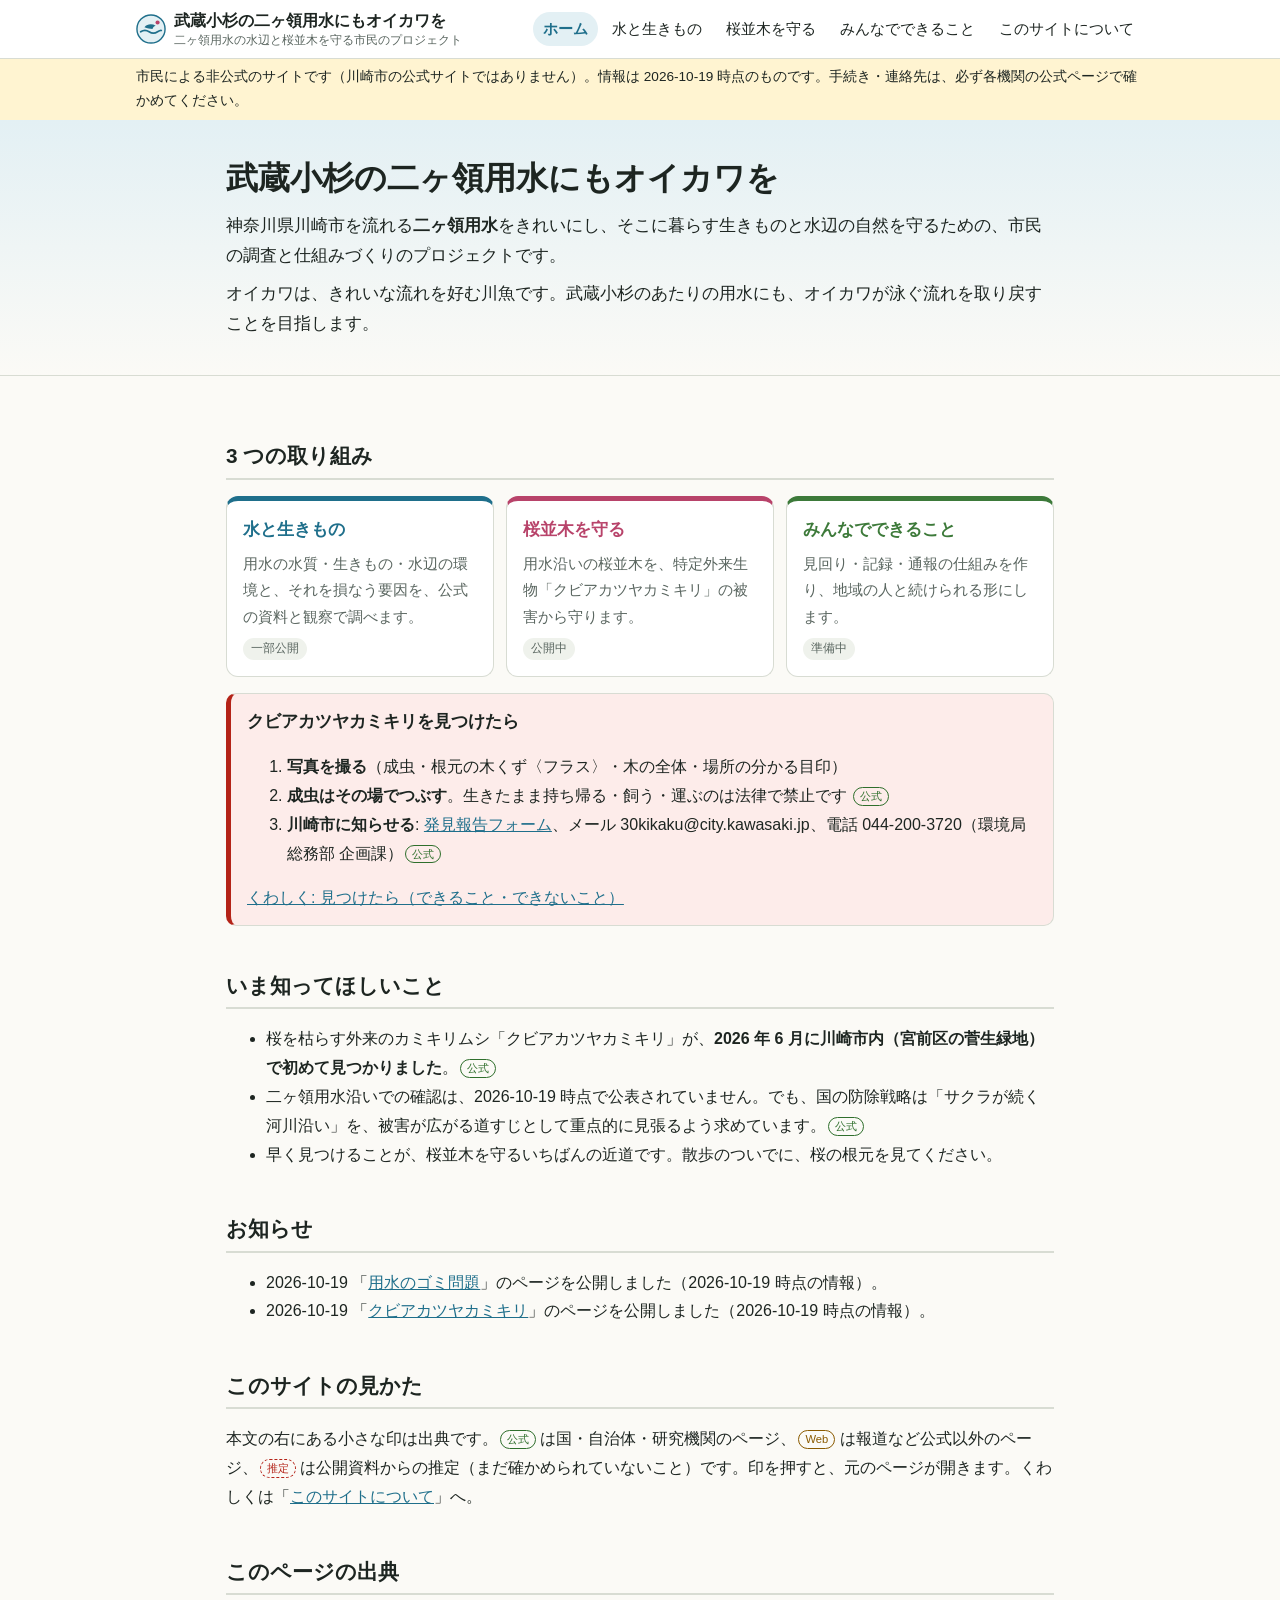
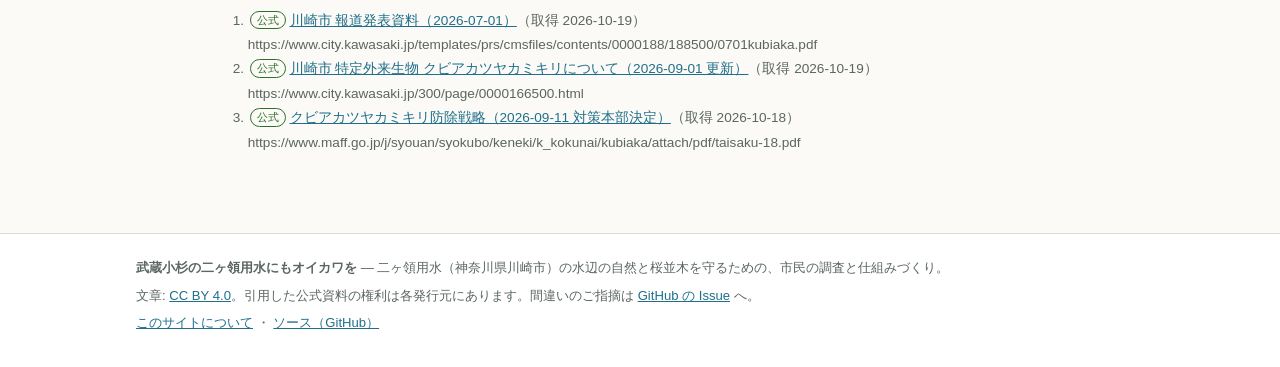
<file: docs/index.html>
<!DOCTYPE html>
<html lang="ja">
<head>
<meta charset="utf-8">
<meta name="viewport" content="width=device-width, initial-scale=1">
<meta http-equiv="Content-Security-Policy" content="default-src 'none'; style-src 'self'; script-src 'self'; img-src 'self' data:; base-uri 'none'; form-action 'none'">
<meta name="referrer" content="no-referrer">
<title>武蔵小杉の二ヶ領用水にもオイカワを</title>
<meta name="description" content="神奈川県川崎市の二ヶ領用水をきれいにし、そこに暮らす生きものと水辺の自然、用水沿いの桜並木を守るための市民のプロジェクト。">
<link rel="stylesheet" href="assets/site.css">
<link rel="icon" href="assets/icon.svg" type="image/svg+xml">

</head>
<body class="">
<a href="#main" class="skip">本文へ</a>
<header class="site-header"><div class="inner">
<a class="brand" href="index.html"><svg viewBox="0 0 32 32" aria-hidden="true"><circle cx="16" cy="16" r="15" class="lg-bg" stroke-width="1.5"/><path d="M5 19c3-2 6-2 9 0s6 2 9 0 4-1.5 4-1.5" fill="none" class="lg-wave" stroke-width="1.8" stroke-linecap="round"/><path d="M9 14c3-3.5 8-4 12-1.5-2 .6-3 2-3.4 3.4-2.6-.3-5.6-.8-8.6-1.9z" class="lg-fish"/><circle cx="23" cy="9" r="2.2" class="lg-sakura"/></svg><span>武蔵小杉の二ヶ領用水にもオイカワを<small>二ヶ領用水の水辺と桜並木を守る市民のプロジェクト</small></span></a>
<nav class="site-nav" aria-label="サイト内のメニュー"><ul><li><a href="index.html" aria-current="page">ホーム</a></li><li><a href="water/index.html">水と生きもの</a></li><li><a href="sakura/index.html">桜並木を守る</a></li><li><a href="action/index.html">みんなでできること</a></li><li><a href="about.html">このサイトについて</a></li></ul></nav>
</div></header>
<div class="notice-bar"><div class="inner">市民による非公式のサイトです（川崎市の公式サイトではありません）。情報は 2026-10-19 時点のものです。手続き・連絡先は、必ず各機関の公式ページで確かめてください。</div></div>
<section class="hero"><div class="inner">
<h1>武蔵小杉の二ヶ領用水にもオイカワを</h1>
<p>神奈川県川崎市を流れる<strong>二ヶ領用水</strong>をきれいにし、そこに暮らす生きものと水辺の自然を守るための、市民の調査と仕組みづくりのプロジェクトです。</p>
<p>オイカワは、きれいな流れを好む川魚です。武蔵小杉のあたりの用水にも、オイカワが泳ぐ流れを取り戻すことを目指します。</p>
</div></section>
<main id="main">

<h2>3 つの取り組み</h2>
<div class="cards">
<a class="card water" href="water/index.html"><h3>水と生きもの</h3><p>用水の水質・生きもの・水辺の環境と、それを損なう要因を、公式の資料と観察で調べます。</p><span class="status">一部公開</span></a>
<a class="card sakura" href="sakura/index.html"><h3>桜並木を守る</h3><p>用水沿いの桜並木を、特定外来生物「クビアカツヤカミキリ」の被害から守ります。</p><span class="status">公開中</span></a>
<a class="card leaf" href="action/index.html"><h3>みんなでできること</h3><p>見回り・記録・通報の仕組みを作り、地域の人と続けられる形にします。</p><span class="status">準備中</span></a>
</div>
<div class="box alert">
<h3>クビアカツヤカミキリを見つけたら</h3>
<ol>
<li><b>写真を撮る</b>（成虫・根元の木くず〈フラス〉・木の全体・場所の分かる目印）</li>
<li><b>成虫はその場でつぶす</b>。生きたまま持ち帰る・飼う・運ぶのは法律で禁止です <a class="src official" href="https://www.city.kawasaki.jp/templates/prs/cmsfiles/contents/0000188/188500/0701kubiaka.pdf" target="_blank" rel="noopener noreferrer" title="川崎市 報道発表資料（2026-07-01）（取得 2026-10-19）">公式</a></li>
<li><b>川崎市に知らせる</b>: <a href="https://logoform.jp/f/uCGbM" target="_blank" rel="noopener noreferrer">発見報告フォーム</a>、メール 30kikaku@city.kawasaki.jp、電話 044-200-3720（環境局 総務部 企画課）<a class="src official" href="https://www.city.kawasaki.jp/300/page/0000166500.html" target="_blank" rel="noopener noreferrer" title="川崎市 特定外来生物 クビアカツヤカミキリについて（2026-09-01 更新）（取得 2026-10-19）">公式</a></li>
</ol>
<p><a href="sakura/kubiaka/found.html">くわしく: 見つけたら（できること・できないこと）</a></p>
</div>
<h2>いま知ってほしいこと</h2>
<ul>
<li>桜を枯らす外来のカミキリムシ「クビアカツヤカミキリ」が、<strong>2026 年 6 月に川崎市内（宮前区の菅生緑地）で初めて見つかりました</strong>。<a class="src official" href="https://www.city.kawasaki.jp/templates/prs/cmsfiles/contents/0000188/188500/0701kubiaka.pdf" target="_blank" rel="noopener noreferrer" title="川崎市 報道発表資料（2026-07-01）（取得 2026-10-19）">公式</a></li>
<li>二ヶ領用水沿いでの確認は、2026-10-19 時点で公表されていません。でも、国の防除戦略は「サクラが続く河川沿い」を、被害が広がる道すじとして重点的に見張るよう求めています。<a class="src official" href="https://www.maff.go.jp/j/syouan/syokubo/keneki/k_kokunai/kubiaka/attach/pdf/taisaku-18.pdf" target="_blank" rel="noopener noreferrer" title="クビアカツヤカミキリ防除戦略（2026-09-11 対策本部決定）（取得 2026-10-18）">公式</a></li>
<li>早く見つけることが、桜並木を守るいちばんの近道です。散歩のついでに、桜の根元を見てください。</li>
</ul>
<h2>お知らせ</h2>
<ul>
<li><time>2026-10-19</time> 「<a href="water/litter.html">用水のゴミ問題</a>」のページを公開しました（2026-10-19 時点の情報）。</li>
<li><time>2026-10-19</time> 「<a href="sakura/kubiaka/index.html">クビアカツヤカミキリ</a>」のページを公開しました（2026-10-19 時点の情報）。</li>
</ul>
<h2>このサイトの見かた</h2>
<p>本文の右にある小さな印は出典です。<span class="src official">公式</span> は国・自治体・研究機関のページ、<span class="src web">Web</span> は報道など公式以外のページ、<span class="src est">推定</span> は公開資料からの推定（まだ確かめられていないこと）です。印を押すと、元のページが開きます。くわしくは「<a href="about.html">このサイトについて</a>」へ。</p>
<h2 id="sources">このページの出典</h2><ol class="sources"><li><span class="src official">公式</span> <a href="https://www.city.kawasaki.jp/templates/prs/cmsfiles/contents/0000188/188500/0701kubiaka.pdf" target="_blank" rel="noopener noreferrer">川崎市 報道発表資料（2026-07-01）</a>（取得 2026-10-19）<br>https://www.city.kawasaki.jp/templates/prs/cmsfiles/contents/0000188/188500/0701kubiaka.pdf</li><li><span class="src official">公式</span> <a href="https://www.city.kawasaki.jp/300/page/0000166500.html" target="_blank" rel="noopener noreferrer">川崎市 特定外来生物 クビアカツヤカミキリについて（2026-09-01 更新）</a>（取得 2026-10-19）<br>https://www.city.kawasaki.jp/300/page/0000166500.html</li><li><span class="src official">公式</span> <a href="https://www.maff.go.jp/j/syouan/syokubo/keneki/k_kokunai/kubiaka/attach/pdf/taisaku-18.pdf" target="_blank" rel="noopener noreferrer">クビアカツヤカミキリ防除戦略（2026-09-11 対策本部決定）</a>（取得 2026-10-18）<br>https://www.maff.go.jp/j/syouan/syokubo/keneki/k_kokunai/kubiaka/attach/pdf/taisaku-18.pdf</li></ol>
</main>
<footer class="site-footer"><div class="inner">
<p><b>武蔵小杉の二ヶ領用水にもオイカワを</b> — 二ヶ領用水（神奈川県川崎市）の水辺の自然と桜並木を守るための、市民の調査と仕組みづくり。</p>
<p>文章: <a href="https://github.com/otajisan/nikaryo-oikawa/blob/main/LICENSE-docs" target="_blank" rel="noopener noreferrer">CC BY 4.0</a>。引用した公式資料の権利は各発行元にあります。間違いのご指摘は <a href="https://github.com/otajisan/nikaryo-oikawa/issues" target="_blank" rel="noopener noreferrer">GitHub の Issue</a> へ。</p>
<p><a href="about.html">このサイトについて</a> ・ <a href="https://github.com/otajisan/nikaryo-oikawa" target="_blank" rel="noopener noreferrer">ソース（GitHub）</a></p>
</div></footer>
<div class="viz-tip" role="status" aria-live="polite"></div>
</body>
</html>
</file>
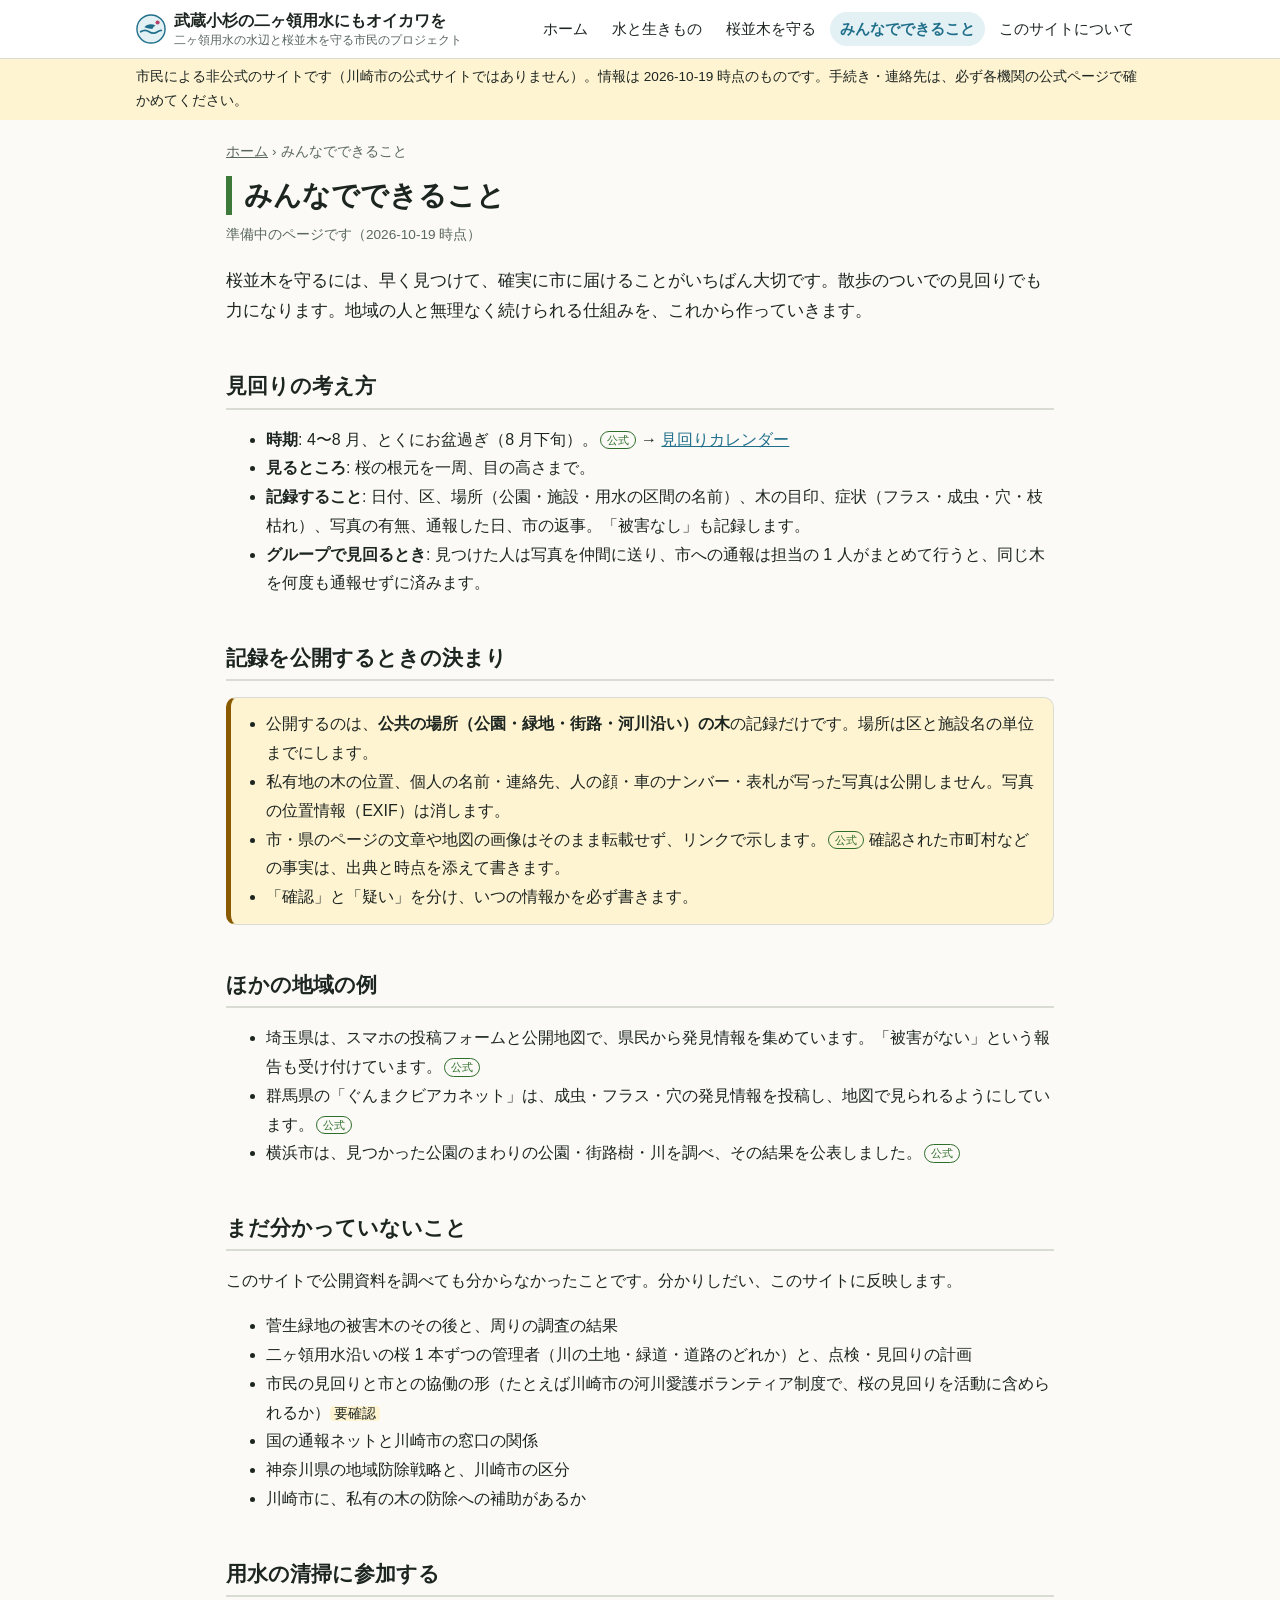
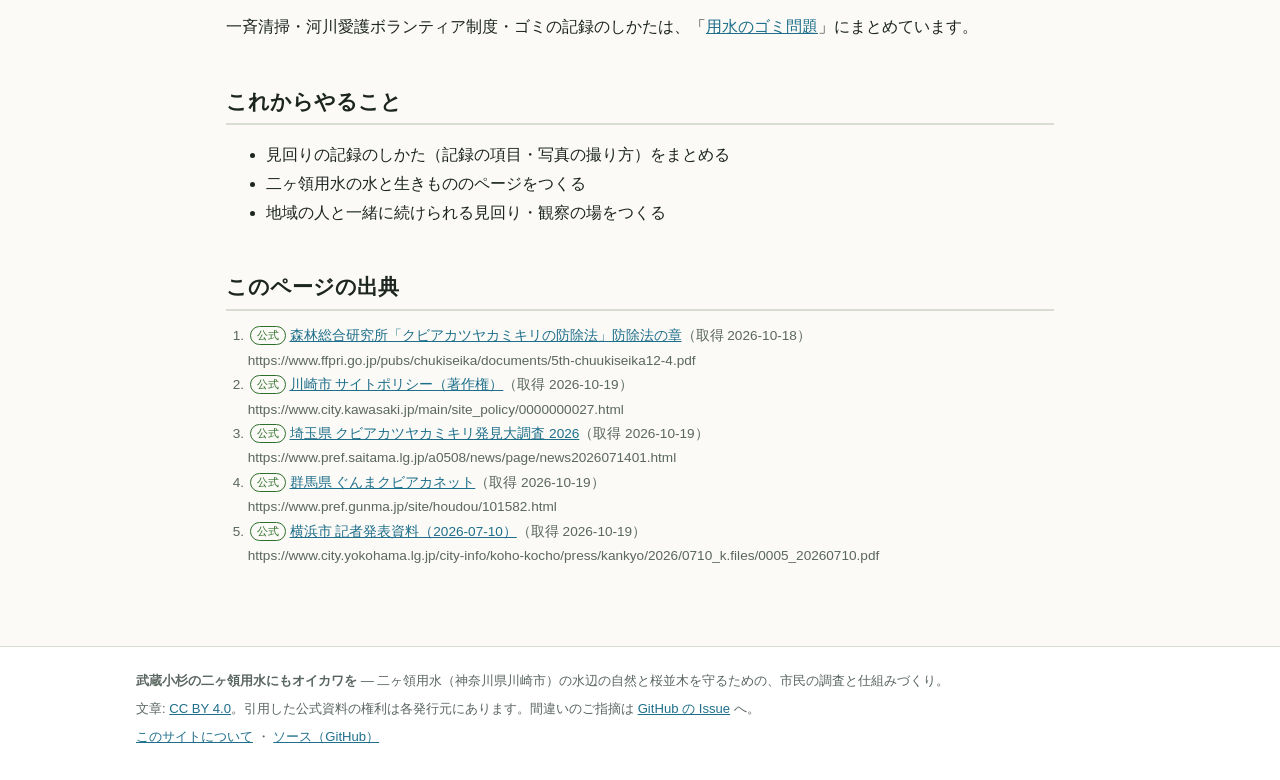
<file: docs/action/index.html>
<!DOCTYPE html>
<html lang="ja">
<head>
<meta charset="utf-8">
<meta name="viewport" content="width=device-width, initial-scale=1">
<meta http-equiv="Content-Security-Policy" content="default-src 'none'; style-src 'self'; script-src 'self'; img-src 'self' data:; base-uri 'none'; form-action 'none'">
<meta name="referrer" content="no-referrer">
<title>みんなでできること｜武蔵小杉の二ヶ領用水にもオイカワを</title>
<meta name="description" content="二ヶ領用水の桜並木の見回り・記録・通報を、地域で続けるための考え方と、まだ分かっていないこと。">
<link rel="stylesheet" href="../assets/site.css">
<link rel="icon" href="../assets/icon.svg" type="image/svg+xml">

</head>
<body class="theme-leaf">
<a href="#main" class="skip">本文へ</a>
<header class="site-header"><div class="inner">
<a class="brand" href="../index.html"><svg viewBox="0 0 32 32" aria-hidden="true"><circle cx="16" cy="16" r="15" class="lg-bg" stroke-width="1.5"/><path d="M5 19c3-2 6-2 9 0s6 2 9 0 4-1.5 4-1.5" fill="none" class="lg-wave" stroke-width="1.8" stroke-linecap="round"/><path d="M9 14c3-3.5 8-4 12-1.5-2 .6-3 2-3.4 3.4-2.6-.3-5.6-.8-8.6-1.9z" class="lg-fish"/><circle cx="23" cy="9" r="2.2" class="lg-sakura"/></svg><span>武蔵小杉の二ヶ領用水にもオイカワを<small>二ヶ領用水の水辺と桜並木を守る市民のプロジェクト</small></span></a>
<nav class="site-nav" aria-label="サイト内のメニュー"><ul><li><a href="../index.html">ホーム</a></li><li><a href="../water/index.html">水と生きもの</a></li><li><a href="../sakura/index.html">桜並木を守る</a></li><li><a href="../action/index.html" aria-current="page">みんなでできること</a></li><li><a href="../about.html">このサイトについて</a></li></ul></nav>
</div></header>
<div class="notice-bar"><div class="inner">市民による非公式のサイトです（川崎市の公式サイトではありません）。情報は 2026-10-19 時点のものです。手続き・連絡先は、必ず各機関の公式ページで確かめてください。</div></div>

<main id="main">
<nav class="breadcrumb" aria-label="パンくずリスト"><ol><li><a href="../index.html">ホーム</a></li><li aria-current="page">みんなでできること</li></ol></nav><h1>みんなでできること</h1>
<p class="page-meta">準備中のページです（2026-10-19 時点）</p>
<p class="intro">桜並木を守るには、早く見つけて、確実に市に届けることがいちばん大切です。散歩のついでの見回りでも力になります。地域の人と無理なく続けられる仕組みを、これから作っていきます。</p>
<h2>見回りの考え方</h2>
<ul>
<li><strong>時期</strong>: 4〜8 月、とくにお盆過ぎ（8 月下旬）。<a class="src official" href="https://www.ffpri.go.jp/pubs/chukiseika/documents/5th-chuukiseika12-4.pdf" target="_blank" rel="noopener noreferrer" title="森林総合研究所「クビアカツヤカミキリの防除法」防除法の章（取得 2026-10-18）">公式</a> → <a href="../sakura/kubiaka/identify.html#calendar">見回りカレンダー</a></li>
<li><strong>見るところ</strong>: 桜の根元を一周、目の高さまで。</li>
<li><strong>記録すること</strong>: 日付、区、場所（公園・施設・用水の区間の名前）、木の目印、症状（フラス・成虫・穴・枝枯れ）、写真の有無、通報した日、市の返事。「被害なし」も記録します。</li>
<li><strong>グループで見回るとき</strong>: 見つけた人は写真を仲間に送り、市への通報は担当の 1 人がまとめて行うと、同じ木を何度も通報せずに済みます。</li>
</ul>
<h2>記録を公開するときの決まり</h2>
<div class="box note">
<ul>
<li>公開するのは、<strong>公共の場所（公園・緑地・街路・河川沿い）の木</strong>の記録だけです。場所は区と施設名の単位までにします。</li>
<li>私有地の木の位置、個人の名前・連絡先、人の顔・車のナンバー・表札が写った写真は公開しません。写真の位置情報（EXIF）は消します。</li>
<li>市・県のページの文章や地図の画像はそのまま転載せず、リンクで示します。<a class="src official" href="https://www.city.kawasaki.jp/main/site_policy/0000000027.html" target="_blank" rel="noopener noreferrer" title="川崎市 サイトポリシー（著作権）（取得 2026-10-19）">公式</a> 確認された市町村などの事実は、出典と時点を添えて書きます。</li>
<li>「確認」と「疑い」を分け、いつの情報かを必ず書きます。</li>
</ul>
</div>
<h2>ほかの地域の例</h2>
<ul>
<li>埼玉県は、スマホの投稿フォームと公開地図で、県民から発見情報を集めています。「被害がない」という報告も受け付けています。<a class="src official" href="https://www.pref.saitama.lg.jp/a0508/news/page/news2026071401.html" target="_blank" rel="noopener noreferrer" title="埼玉県 クビアカツヤカミキリ発見大調査 2026（取得 2026-10-19）">公式</a></li>
<li>群馬県の「ぐんまクビアカネット」は、成虫・フラス・穴の発見情報を投稿し、地図で見られるようにしています。<a class="src official" href="https://www.pref.gunma.jp/site/houdou/101582.html" target="_blank" rel="noopener noreferrer" title="群馬県 ぐんまクビアカネット（取得 2026-10-19）">公式</a></li>
<li>横浜市は、見つかった公園のまわりの公園・街路樹・川を調べ、その結果を公表しました。<a class="src official" href="https://www.city.yokohama.lg.jp/city-info/koho-kocho/press/kankyo/2026/0710_k.files/0005_20260710.pdf" target="_blank" rel="noopener noreferrer" title="横浜市 記者発表資料（2026-07-10）（取得 2026-10-19）">公式</a></li>
</ul>
<h2>まだ分かっていないこと</h2>
<p>このサイトで公開資料を調べても分からなかったことです。分かりしだい、このサイトに反映します。</p>
<ul>
<li>菅生緑地の被害木のその後と、周りの調査の結果</li>
<li>二ヶ領用水沿いの桜 1 本ずつの管理者（川の土地・緑道・道路のどれか）と、点検・見回りの計画</li>
<li>市民の見回りと市との協働の形（たとえば川崎市の河川愛護ボランティア制度で、桜の見回りを活動に含められるか）<span class="tbc">要確認</span></li>
<li>国の通報ネットと川崎市の窓口の関係</li>
<li>神奈川県の地域防除戦略と、川崎市の区分</li>
<li>川崎市に、私有の木の防除への補助があるか</li>
</ul>
<h2>用水の清掃に参加する</h2>
<p>一斉清掃・河川愛護ボランティア制度・ゴミの記録のしかたは、「<a href="../water/litter.html#join">用水のゴミ問題</a>」にまとめています。</p>
<h2>これからやること</h2>
<ul>
<li>見回りの記録のしかた（記録の項目・写真の撮り方）をまとめる</li>
<li>二ヶ領用水の水と生きもののページをつくる</li>
<li>地域の人と一緒に続けられる見回り・観察の場をつくる</li>
</ul>
<h2 id="sources">このページの出典</h2><ol class="sources"><li><span class="src official">公式</span> <a href="https://www.ffpri.go.jp/pubs/chukiseika/documents/5th-chuukiseika12-4.pdf" target="_blank" rel="noopener noreferrer">森林総合研究所「クビアカツヤカミキリの防除法」防除法の章</a>（取得 2026-10-18）<br>https://www.ffpri.go.jp/pubs/chukiseika/documents/5th-chuukiseika12-4.pdf</li><li><span class="src official">公式</span> <a href="https://www.city.kawasaki.jp/main/site_policy/0000000027.html" target="_blank" rel="noopener noreferrer">川崎市 サイトポリシー（著作権）</a>（取得 2026-10-19）<br>https://www.city.kawasaki.jp/main/site_policy/0000000027.html</li><li><span class="src official">公式</span> <a href="https://www.pref.saitama.lg.jp/a0508/news/page/news2026071401.html" target="_blank" rel="noopener noreferrer">埼玉県 クビアカツヤカミキリ発見大調査 2026</a>（取得 2026-10-19）<br>https://www.pref.saitama.lg.jp/a0508/news/page/news2026071401.html</li><li><span class="src official">公式</span> <a href="https://www.pref.gunma.jp/site/houdou/101582.html" target="_blank" rel="noopener noreferrer">群馬県 ぐんまクビアカネット</a>（取得 2026-10-19）<br>https://www.pref.gunma.jp/site/houdou/101582.html</li><li><span class="src official">公式</span> <a href="https://www.city.yokohama.lg.jp/city-info/koho-kocho/press/kankyo/2026/0710_k.files/0005_20260710.pdf" target="_blank" rel="noopener noreferrer">横浜市 記者発表資料（2026-07-10）</a>（取得 2026-10-19）<br>https://www.city.yokohama.lg.jp/city-info/koho-kocho/press/kankyo/2026/0710_k.files/0005_20260710.pdf</li></ol>
</main>
<footer class="site-footer"><div class="inner">
<p><b>武蔵小杉の二ヶ領用水にもオイカワを</b> — 二ヶ領用水（神奈川県川崎市）の水辺の自然と桜並木を守るための、市民の調査と仕組みづくり。</p>
<p>文章: <a href="https://github.com/otajisan/nikaryo-oikawa/blob/main/LICENSE-docs" target="_blank" rel="noopener noreferrer">CC BY 4.0</a>。引用した公式資料の権利は各発行元にあります。間違いのご指摘は <a href="https://github.com/otajisan/nikaryo-oikawa/issues" target="_blank" rel="noopener noreferrer">GitHub の Issue</a> へ。</p>
<p><a href="../about.html">このサイトについて</a> ・ <a href="https://github.com/otajisan/nikaryo-oikawa" target="_blank" rel="noopener noreferrer">ソース（GitHub）</a></p>
</div></footer>
<div class="viz-tip" role="status" aria-live="polite"></div>
</body>
</html>
</file>
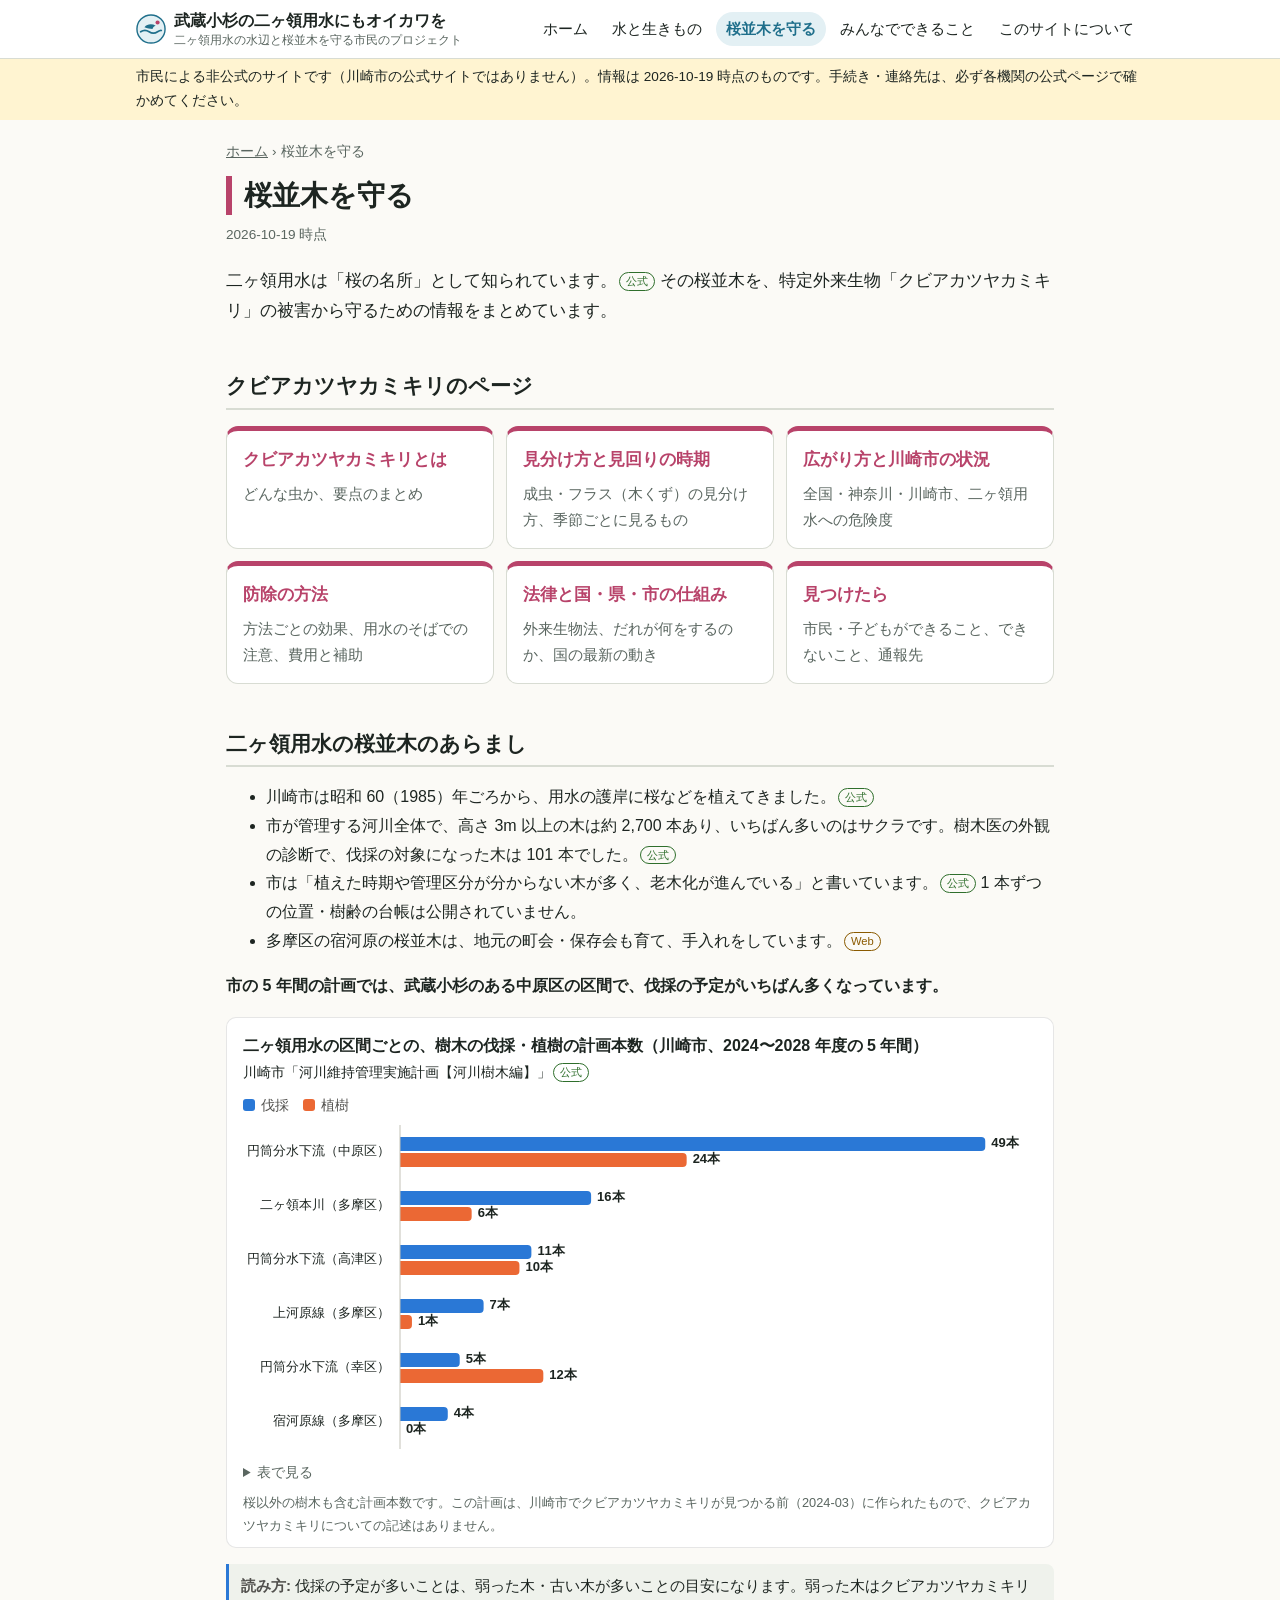
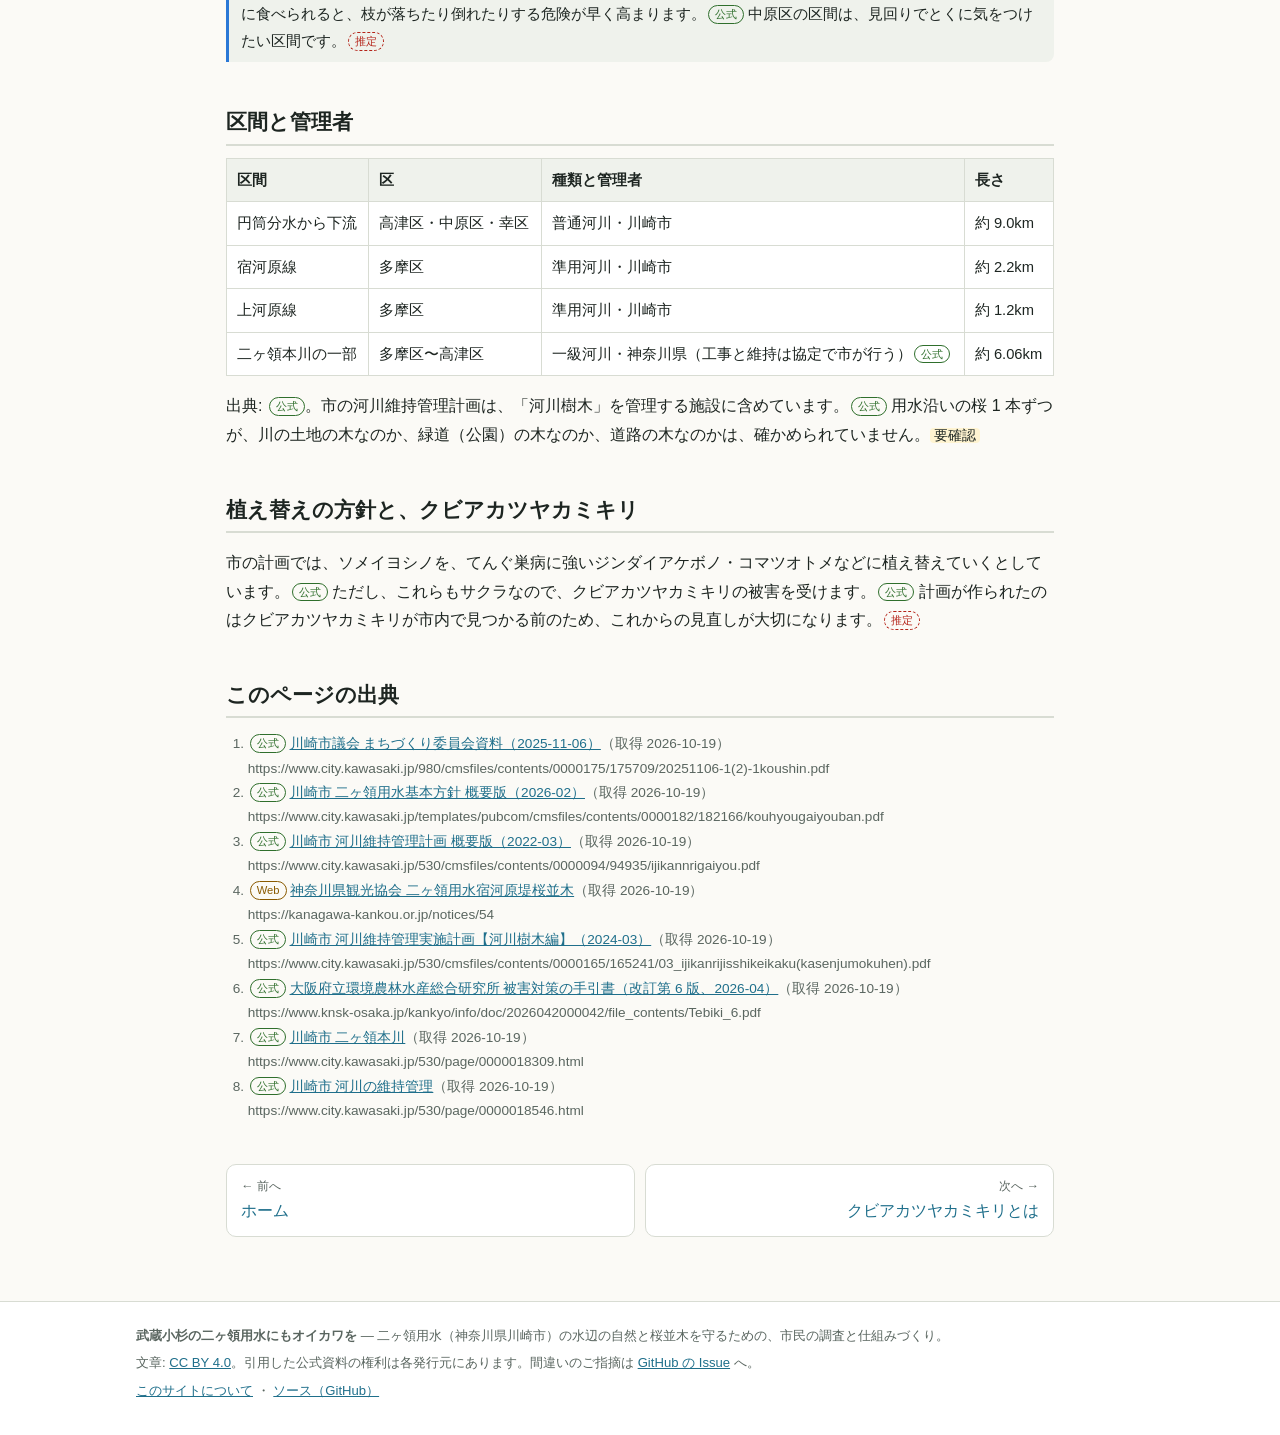
<file: docs/sakura/index.html>
<!DOCTYPE html>
<html lang="ja">
<head>
<meta charset="utf-8">
<meta name="viewport" content="width=device-width, initial-scale=1">
<meta http-equiv="Content-Security-Policy" content="default-src 'none'; style-src 'self'; script-src 'self'; img-src 'self' data:; base-uri 'none'; form-action 'none'">
<meta name="referrer" content="no-referrer">
<title>桜並木を守る｜武蔵小杉の二ヶ領用水にもオイカワを</title>
<meta name="description" content="二ヶ領用水沿いの桜並木のあらましと、クビアカツヤカミキリから守るための情報。">
<link rel="stylesheet" href="../assets/site.css">
<link rel="icon" href="../assets/icon.svg" type="image/svg+xml">
<script src="../assets/chart.js" defer></script>
</head>
<body class="theme-sakura">
<a href="#main" class="skip">本文へ</a>
<header class="site-header"><div class="inner">
<a class="brand" href="../index.html"><svg viewBox="0 0 32 32" aria-hidden="true"><circle cx="16" cy="16" r="15" class="lg-bg" stroke-width="1.5"/><path d="M5 19c3-2 6-2 9 0s6 2 9 0 4-1.5 4-1.5" fill="none" class="lg-wave" stroke-width="1.8" stroke-linecap="round"/><path d="M9 14c3-3.5 8-4 12-1.5-2 .6-3 2-3.4 3.4-2.6-.3-5.6-.8-8.6-1.9z" class="lg-fish"/><circle cx="23" cy="9" r="2.2" class="lg-sakura"/></svg><span>武蔵小杉の二ヶ領用水にもオイカワを<small>二ヶ領用水の水辺と桜並木を守る市民のプロジェクト</small></span></a>
<nav class="site-nav" aria-label="サイト内のメニュー"><ul><li><a href="../index.html">ホーム</a></li><li><a href="../water/index.html">水と生きもの</a></li><li><a href="../sakura/index.html" aria-current="page">桜並木を守る</a></li><li><a href="../action/index.html">みんなでできること</a></li><li><a href="../about.html">このサイトについて</a></li></ul></nav>
</div></header>
<div class="notice-bar"><div class="inner">市民による非公式のサイトです（川崎市の公式サイトではありません）。情報は 2026-10-19 時点のものです。手続き・連絡先は、必ず各機関の公式ページで確かめてください。</div></div>

<main id="main">
<nav class="breadcrumb" aria-label="パンくずリスト"><ol><li><a href="../index.html">ホーム</a></li><li aria-current="page">桜並木を守る</li></ol></nav><h1>桜並木を守る</h1>
<p class="page-meta">2026-10-19 時点</p>
<p class="intro">二ヶ領用水は「桜の名所」として知られています。<a class="src official" href="https://www.city.kawasaki.jp/980/cmsfiles/contents/0000175/175709/20251106-1(2)-1koushin.pdf" target="_blank" rel="noopener noreferrer" title="川崎市議会 まちづくり委員会資料（2025-11-06）（取得 2026-10-19）">公式</a> その桜並木を、特定外来生物「クビアカツヤカミキリ」の被害から守るための情報をまとめています。</p>
<h2>クビアカツヤカミキリのページ</h2>
<div class="cards">
<a class="card sakura" href="../sakura/kubiaka/index.html"><h3>クビアカツヤカミキリとは</h3><p>どんな虫か、要点のまとめ</p></a>
<a class="card sakura" href="../sakura/kubiaka/identify.html"><h3>見分け方と見回りの時期</h3><p>成虫・フラス（木くず）の見分け方、季節ごとに見るもの</p></a>
<a class="card sakura" href="../sakura/kubiaka/status.html"><h3>広がり方と川崎市の状況</h3><p>全国・神奈川・川崎市、二ヶ領用水への危険度</p></a>
<a class="card sakura" href="../sakura/kubiaka/control.html"><h3>防除の方法</h3><p>方法ごとの効果、用水のそばでの注意、費用と補助</p></a>
<a class="card sakura" href="../sakura/kubiaka/rules.html"><h3>法律と国・県・市の仕組み</h3><p>外来生物法、だれが何をするのか、国の最新の動き</p></a>
<a class="card sakura" href="../sakura/kubiaka/found.html"><h3>見つけたら</h3><p>市民・子どもができること、できないこと、通報先</p></a>
</div>
<h2>二ヶ領用水の桜並木のあらまし</h2>
<ul>
<li>川崎市は昭和 60（1985）年ごろから、用水の護岸に桜などを植えてきました。<a class="src official" href="https://www.city.kawasaki.jp/templates/pubcom/cmsfiles/contents/0000182/182166/kouhyougaiyouban.pdf" target="_blank" rel="noopener noreferrer" title="川崎市 二ヶ領用水基本方針 概要版（2026-02）（取得 2026-10-19）">公式</a></li>
<li>市が管理する河川全体で、高さ 3m 以上の木は約 2,700 本あり、いちばん多いのはサクラです。樹木医の外観の診断で、伐採の対象になった木は 101 本でした。<a class="src official" href="https://www.city.kawasaki.jp/530/cmsfiles/contents/0000094/94935/ijikannrigaiyou.pdf" target="_blank" rel="noopener noreferrer" title="川崎市 河川維持管理計画 概要版（2022-03）（取得 2026-10-19）">公式</a></li>
<li>市は「植えた時期や管理区分が分からない木が多く、老木化が進んでいる」と書いています。<a class="src official" href="https://www.city.kawasaki.jp/530/cmsfiles/contents/0000094/94935/ijikannrigaiyou.pdf" target="_blank" rel="noopener noreferrer" title="川崎市 河川維持管理計画 概要版（2022-03）（取得 2026-10-19）">公式</a> 1 本ずつの位置・樹齢の台帳は公開されていません。</li>
<li>多摩区の宿河原の桜並木は、地元の町会・保存会も育て、手入れをしています。<a class="src web" href="https://kanagawa-kankou.or.jp/notices/54" target="_blank" rel="noopener noreferrer" title="神奈川県観光協会 二ヶ領用水宿河原堤桜並木（取得 2026-10-19）">Web</a></li>
</ul>
<p class="lead">市の 5 年間の計画では、武蔵小杉のある中原区の区間で、伐採の予定がいちばん多くなっています。</p>
<figure class="viz">
<figcaption><b>二ヶ領用水の区間ごとの、樹木の伐採・植樹の計画本数（川崎市、2024〜2028 年度の 5 年間）</b>川崎市「河川維持管理実施計画【河川樹木編】」<a class="src official" href="https://www.city.kawasaki.jp/530/cmsfiles/contents/0000165/165241/03_ijikanrijisshikeikaku(kasenjumokuhen).pdf" target="_blank" rel="noopener noreferrer" title="川崎市 河川維持管理実施計画【河川樹木編】（2024-03）（取得 2026-10-19）">公式</a></figcaption>
<div class="viz-chart"><script type="application/json">
{"type": "bar", "unit": "本", "digits": 0, "categoryLabel": "区間（区）",
 "categories": ["円筒分水下流（中原区）", "二ヶ領本川（多摩区）", "円筒分水下流（高津区）", "上河原線（多摩区）", "円筒分水下流（幸区）", "宿河原線（多摩区）"],
 "series": [{"name": "伐採", "values": [49, 16, 11, 7, 5, 4]}, {"name": "植樹", "values": [24, 6, 10, 1, 12, 0]}]}
</script></div>
<p class="viz-note">桜以外の樹木も含む計画本数です。この計画は、川崎市でクビアカツヤカミキリが見つかる前（2024-03）に作られたもので、クビアカツヤカミキリについての記述はありません。</p>
</figure>
<p class="takeaway">伐採の予定が多いことは、弱った木・古い木が多いことの目安になります。弱った木はクビアカツヤカミキリに食べられると、枝が落ちたり倒れたりする危険が早く高まります。<a class="src official" href="https://www.knsk-osaka.jp/kankyo/info/doc/2026042000042/file_contents/Tebiki_6.pdf" target="_blank" rel="noopener noreferrer" title="大阪府立環境農林水産総合研究所 被害対策の手引書（改訂第 6 版、2026-04）（取得 2026-10-19）">公式</a> 中原区の区間は、見回りでとくに気をつけたい区間です。<span class="src est" title="公開資料からの推定。確かめられていません">推定</span></p>
<h2>区間と管理者</h2>
<div class="table-wrap"><table>
<thead><tr><th>区間</th><th>区</th><th>種類と管理者</th><th>長さ</th></tr></thead>
<tbody>
<tr><td>円筒分水から下流</td><td>高津区・中原区・幸区</td><td>普通河川・川崎市</td><td>約 9.0km</td></tr>
<tr><td>宿河原線</td><td>多摩区</td><td>準用河川・川崎市</td><td>約 2.2km</td></tr>
<tr><td>上河原線</td><td>多摩区</td><td>準用河川・川崎市</td><td>約 1.2km</td></tr>
<tr><td>二ヶ領本川の一部</td><td>多摩区〜高津区</td><td>一級河川・神奈川県（工事と維持は協定で市が行う）<a class="src official" href="https://www.city.kawasaki.jp/530/page/0000018309.html" target="_blank" rel="noopener noreferrer" title="川崎市 二ヶ領本川（取得 2026-10-19）">公式</a></td><td>約 6.06km</td></tr>
</tbody></table></div>
<p>出典: <a class="src official" href="https://www.city.kawasaki.jp/templates/pubcom/cmsfiles/contents/0000182/182166/kouhyougaiyouban.pdf" target="_blank" rel="noopener noreferrer" title="川崎市 二ヶ領用水基本方針 概要版（2026-02）（取得 2026-10-19）">公式</a>。市の河川維持管理計画は、「河川樹木」を管理する施設に含めています。<a class="src official" href="https://www.city.kawasaki.jp/530/page/0000018546.html" target="_blank" rel="noopener noreferrer" title="川崎市 河川の維持管理（取得 2026-10-19）">公式</a> 用水沿いの桜 1 本ずつが、川の土地の木なのか、緑道（公園）の木なのか、道路の木なのかは、確かめられていません。<span class="tbc">要確認</span></p>
<h2>植え替えの方針と、クビアカツヤカミキリ</h2>
<p>市の計画では、ソメイヨシノを、てんぐ巣病に強いジンダイアケボノ・コマツオトメなどに植え替えていくとしています。<a class="src official" href="https://www.city.kawasaki.jp/530/cmsfiles/contents/0000165/165241/03_ijikanrijisshikeikaku(kasenjumokuhen).pdf" target="_blank" rel="noopener noreferrer" title="川崎市 河川維持管理実施計画【河川樹木編】（2024-03）（取得 2026-10-19）">公式</a> ただし、これらもサクラなので、クビアカツヤカミキリの被害を受けます。<a class="src official" href="https://www.knsk-osaka.jp/kankyo/info/doc/2026042000042/file_contents/Tebiki_6.pdf" target="_blank" rel="noopener noreferrer" title="大阪府立環境農林水産総合研究所 被害対策の手引書（改訂第 6 版、2026-04）（取得 2026-10-19）">公式</a> 計画が作られたのはクビアカツヤカミキリが市内で見つかる前のため、これからの見直しが大切になります。<span class="src est" title="公開資料からの推定。確かめられていません">推定</span></p>
<h2 id="sources">このページの出典</h2><ol class="sources"><li><span class="src official">公式</span> <a href="https://www.city.kawasaki.jp/980/cmsfiles/contents/0000175/175709/20251106-1(2)-1koushin.pdf" target="_blank" rel="noopener noreferrer">川崎市議会 まちづくり委員会資料（2025-11-06）</a>（取得 2026-10-19）<br>https://www.city.kawasaki.jp/980/cmsfiles/contents/0000175/175709/20251106-1(2)-1koushin.pdf</li><li><span class="src official">公式</span> <a href="https://www.city.kawasaki.jp/templates/pubcom/cmsfiles/contents/0000182/182166/kouhyougaiyouban.pdf" target="_blank" rel="noopener noreferrer">川崎市 二ヶ領用水基本方針 概要版（2026-02）</a>（取得 2026-10-19）<br>https://www.city.kawasaki.jp/templates/pubcom/cmsfiles/contents/0000182/182166/kouhyougaiyouban.pdf</li><li><span class="src official">公式</span> <a href="https://www.city.kawasaki.jp/530/cmsfiles/contents/0000094/94935/ijikannrigaiyou.pdf" target="_blank" rel="noopener noreferrer">川崎市 河川維持管理計画 概要版（2022-03）</a>（取得 2026-10-19）<br>https://www.city.kawasaki.jp/530/cmsfiles/contents/0000094/94935/ijikannrigaiyou.pdf</li><li><span class="src web">Web</span> <a href="https://kanagawa-kankou.or.jp/notices/54" target="_blank" rel="noopener noreferrer">神奈川県観光協会 二ヶ領用水宿河原堤桜並木</a>（取得 2026-10-19）<br>https://kanagawa-kankou.or.jp/notices/54</li><li><span class="src official">公式</span> <a href="https://www.city.kawasaki.jp/530/cmsfiles/contents/0000165/165241/03_ijikanrijisshikeikaku(kasenjumokuhen).pdf" target="_blank" rel="noopener noreferrer">川崎市 河川維持管理実施計画【河川樹木編】（2024-03）</a>（取得 2026-10-19）<br>https://www.city.kawasaki.jp/530/cmsfiles/contents/0000165/165241/03_ijikanrijisshikeikaku(kasenjumokuhen).pdf</li><li><span class="src official">公式</span> <a href="https://www.knsk-osaka.jp/kankyo/info/doc/2026042000042/file_contents/Tebiki_6.pdf" target="_blank" rel="noopener noreferrer">大阪府立環境農林水産総合研究所 被害対策の手引書（改訂第 6 版、2026-04）</a>（取得 2026-10-19）<br>https://www.knsk-osaka.jp/kankyo/info/doc/2026042000042/file_contents/Tebiki_6.pdf</li><li><span class="src official">公式</span> <a href="https://www.city.kawasaki.jp/530/page/0000018309.html" target="_blank" rel="noopener noreferrer">川崎市 二ヶ領本川</a>（取得 2026-10-19）<br>https://www.city.kawasaki.jp/530/page/0000018309.html</li><li><span class="src official">公式</span> <a href="https://www.city.kawasaki.jp/530/page/0000018546.html" target="_blank" rel="noopener noreferrer">川崎市 河川の維持管理</a>（取得 2026-10-19）<br>https://www.city.kawasaki.jp/530/page/0000018546.html</li></ol><nav class="pager" aria-label="前後のページ"><a class="prev" href="../index.html"><small>← 前へ</small>ホーム</a><a class="next" href="../sakura/kubiaka/index.html"><small>次へ →</small>クビアカツヤカミキリとは</a></nav>
</main>
<footer class="site-footer"><div class="inner">
<p><b>武蔵小杉の二ヶ領用水にもオイカワを</b> — 二ヶ領用水（神奈川県川崎市）の水辺の自然と桜並木を守るための、市民の調査と仕組みづくり。</p>
<p>文章: <a href="https://github.com/otajisan/nikaryo-oikawa/blob/main/LICENSE-docs" target="_blank" rel="noopener noreferrer">CC BY 4.0</a>。引用した公式資料の権利は各発行元にあります。間違いのご指摘は <a href="https://github.com/otajisan/nikaryo-oikawa/issues" target="_blank" rel="noopener noreferrer">GitHub の Issue</a> へ。</p>
<p><a href="../about.html">このサイトについて</a> ・ <a href="https://github.com/otajisan/nikaryo-oikawa" target="_blank" rel="noopener noreferrer">ソース（GitHub）</a></p>
</div></footer>
<div class="viz-tip" role="status" aria-live="polite"></div>
</body>
</html>
</file>
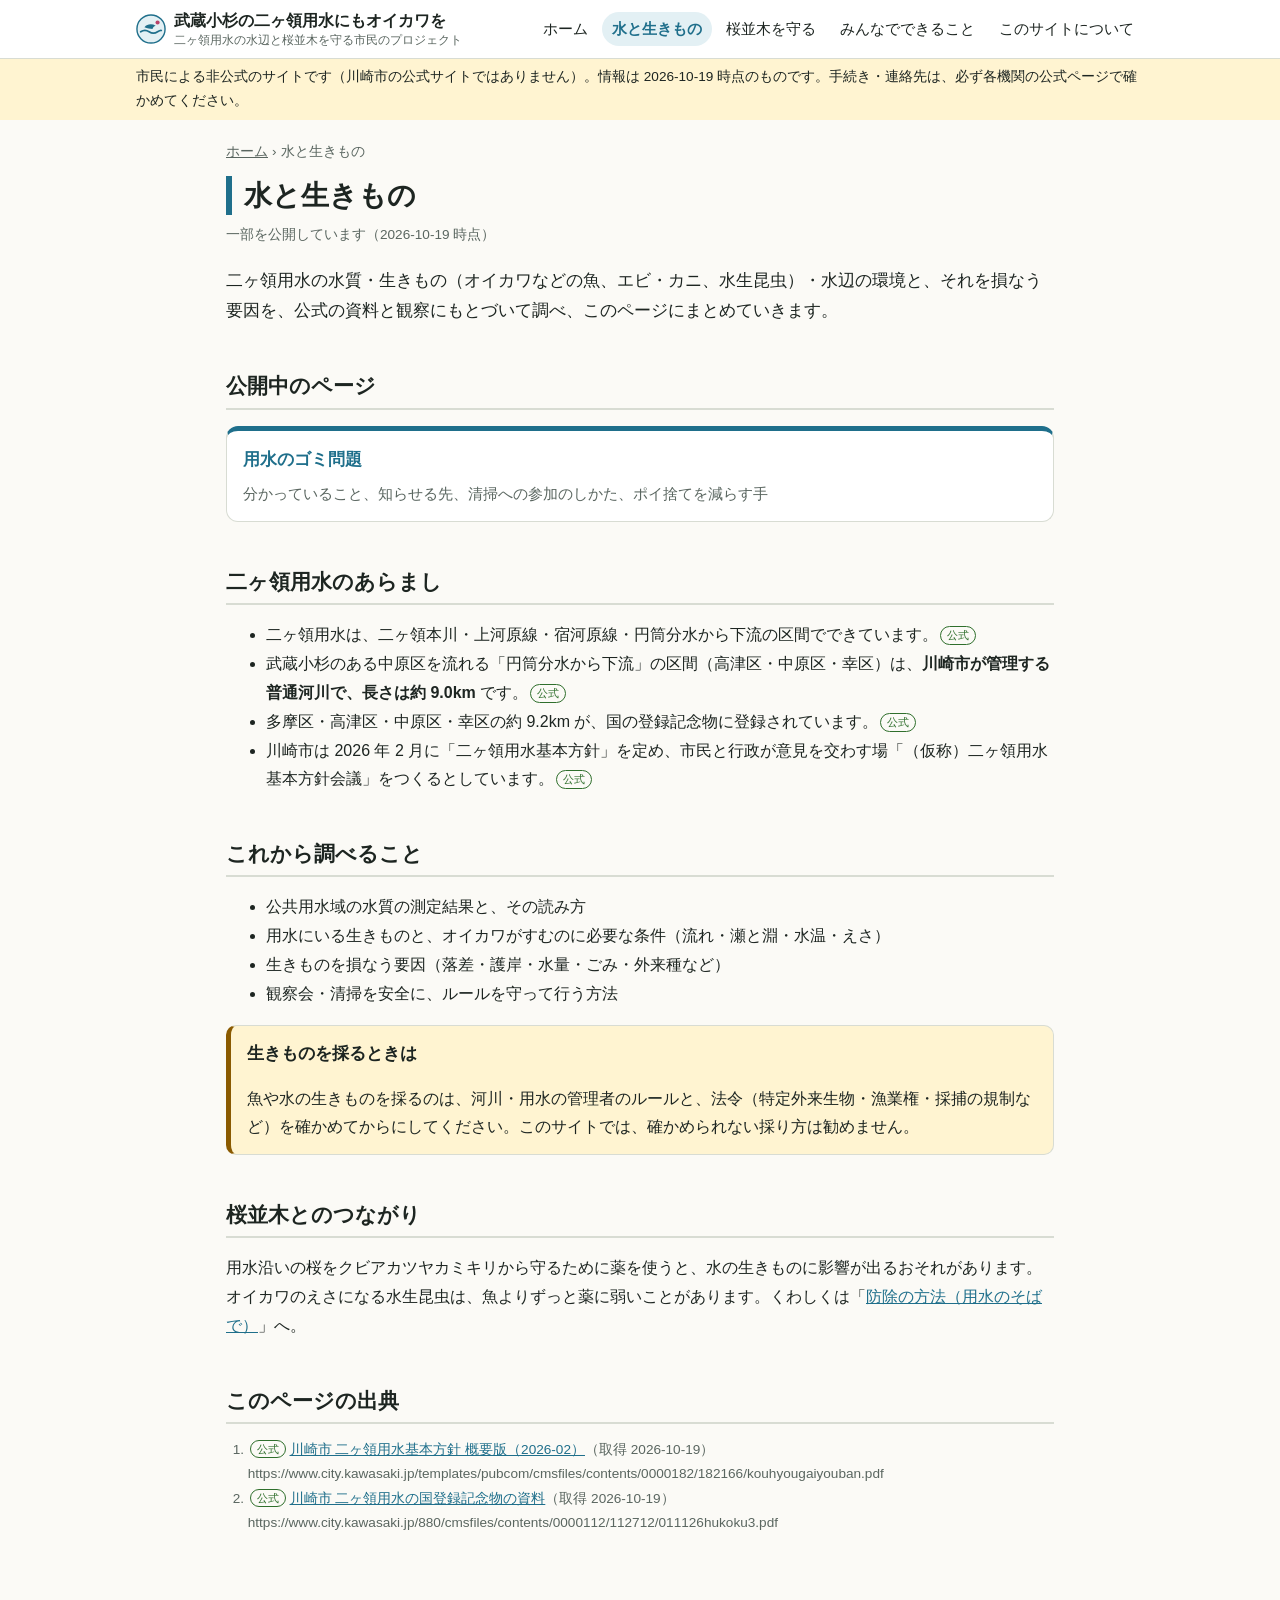
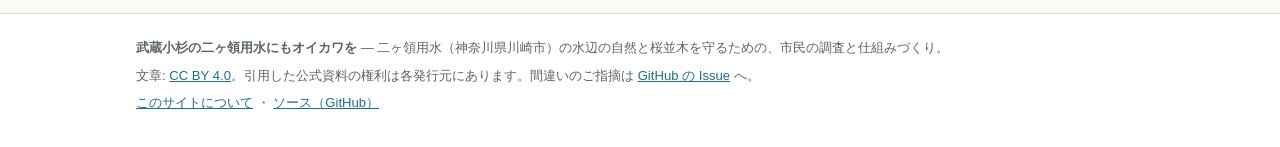
<file: docs/water/index.html>
<!DOCTYPE html>
<html lang="ja">
<head>
<meta charset="utf-8">
<meta name="viewport" content="width=device-width, initial-scale=1">
<meta http-equiv="Content-Security-Policy" content="default-src 'none'; style-src 'self'; script-src 'self'; img-src 'self' data:; base-uri 'none'; form-action 'none'">
<meta name="referrer" content="no-referrer">
<title>水と生きもの｜武蔵小杉の二ヶ領用水にもオイカワを</title>
<meta name="description" content="二ヶ領用水の水質・生きもの・水辺の環境について。用水のゴミ問題のページを公開中。">
<link rel="stylesheet" href="../assets/site.css">
<link rel="icon" href="../assets/icon.svg" type="image/svg+xml">

</head>
<body class="theme-water">
<a href="#main" class="skip">本文へ</a>
<header class="site-header"><div class="inner">
<a class="brand" href="../index.html"><svg viewBox="0 0 32 32" aria-hidden="true"><circle cx="16" cy="16" r="15" class="lg-bg" stroke-width="1.5"/><path d="M5 19c3-2 6-2 9 0s6 2 9 0 4-1.5 4-1.5" fill="none" class="lg-wave" stroke-width="1.8" stroke-linecap="round"/><path d="M9 14c3-3.5 8-4 12-1.5-2 .6-3 2-3.4 3.4-2.6-.3-5.6-.8-8.6-1.9z" class="lg-fish"/><circle cx="23" cy="9" r="2.2" class="lg-sakura"/></svg><span>武蔵小杉の二ヶ領用水にもオイカワを<small>二ヶ領用水の水辺と桜並木を守る市民のプロジェクト</small></span></a>
<nav class="site-nav" aria-label="サイト内のメニュー"><ul><li><a href="../index.html">ホーム</a></li><li><a href="../water/index.html" aria-current="page">水と生きもの</a></li><li><a href="../sakura/index.html">桜並木を守る</a></li><li><a href="../action/index.html">みんなでできること</a></li><li><a href="../about.html">このサイトについて</a></li></ul></nav>
</div></header>
<div class="notice-bar"><div class="inner">市民による非公式のサイトです（川崎市の公式サイトではありません）。情報は 2026-10-19 時点のものです。手続き・連絡先は、必ず各機関の公式ページで確かめてください。</div></div>

<main id="main">
<nav class="breadcrumb" aria-label="パンくずリスト"><ol><li><a href="../index.html">ホーム</a></li><li aria-current="page">水と生きもの</li></ol></nav><h1>水と生きもの</h1>
<p class="page-meta">一部を公開しています（2026-10-19 時点）</p>
<p class="intro">二ヶ領用水の水質・生きもの（オイカワなどの魚、エビ・カニ、水生昆虫）・水辺の環境と、それを損なう要因を、公式の資料と観察にもとづいて調べ、このページにまとめていきます。</p>
<h2>公開中のページ</h2>
<div class="cards">
<a class="card water" href="../water/litter.html"><h3>用水のゴミ問題</h3><p>分かっていること、知らせる先、清掃への参加のしかた、ポイ捨てを減らす手</p></a>
</div>
<h2>二ヶ領用水のあらまし</h2>
<ul>
<li>二ヶ領用水は、二ヶ領本川・上河原線・宿河原線・円筒分水から下流の区間でできています。<a class="src official" href="https://www.city.kawasaki.jp/templates/pubcom/cmsfiles/contents/0000182/182166/kouhyougaiyouban.pdf" target="_blank" rel="noopener noreferrer" title="川崎市 二ヶ領用水基本方針 概要版（2026-02）（取得 2026-10-19）">公式</a></li>
<li>武蔵小杉のある中原区を流れる「円筒分水から下流」の区間（高津区・中原区・幸区）は、<strong>川崎市が管理する普通河川で、長さは約 9.0km</strong> です。<a class="src official" href="https://www.city.kawasaki.jp/templates/pubcom/cmsfiles/contents/0000182/182166/kouhyougaiyouban.pdf" target="_blank" rel="noopener noreferrer" title="川崎市 二ヶ領用水基本方針 概要版（2026-02）（取得 2026-10-19）">公式</a></li>
<li>多摩区・高津区・中原区・幸区の約 9.2km が、国の登録記念物に登録されています。<a class="src official" href="https://www.city.kawasaki.jp/880/cmsfiles/contents/0000112/112712/011126hukoku3.pdf" target="_blank" rel="noopener noreferrer" title="川崎市 二ヶ領用水の国登録記念物の資料（取得 2026-10-19）">公式</a></li>
<li>川崎市は 2026 年 2 月に「二ヶ領用水基本方針」を定め、市民と行政が意見を交わす場「（仮称）二ヶ領用水基本方針会議」をつくるとしています。<a class="src official" href="https://www.city.kawasaki.jp/templates/pubcom/cmsfiles/contents/0000182/182166/kouhyougaiyouban.pdf" target="_blank" rel="noopener noreferrer" title="川崎市 二ヶ領用水基本方針 概要版（2026-02）（取得 2026-10-19）">公式</a></li>
</ul>
<h2>これから調べること</h2>
<ul>
<li>公共用水域の水質の測定結果と、その読み方</li>
<li>用水にいる生きものと、オイカワがすむのに必要な条件（流れ・瀬と淵・水温・えさ）</li>
<li>生きものを損なう要因（落差・護岸・水量・ごみ・外来種など）</li>
<li>観察会・清掃を安全に、ルールを守って行う方法</li>
</ul>
<div class="box note">
<h3>生きものを採るときは</h3>
<p>魚や水の生きものを採るのは、河川・用水の管理者のルールと、法令（特定外来生物・漁業権・採捕の規制など）を確かめてからにしてください。このサイトでは、確かめられない採り方は勧めません。</p>
</div>
<h2>桜並木とのつながり</h2>
<p>用水沿いの桜をクビアカツヤカミキリから守るために薬を使うと、水の生きものに影響が出るおそれがあります。オイカワのえさになる水生昆虫は、魚よりずっと薬に弱いことがあります。くわしくは「<a href="../sakura/kubiaka/control.html#water">防除の方法（用水のそばで）</a>」へ。</p>
<h2 id="sources">このページの出典</h2><ol class="sources"><li><span class="src official">公式</span> <a href="https://www.city.kawasaki.jp/templates/pubcom/cmsfiles/contents/0000182/182166/kouhyougaiyouban.pdf" target="_blank" rel="noopener noreferrer">川崎市 二ヶ領用水基本方針 概要版（2026-02）</a>（取得 2026-10-19）<br>https://www.city.kawasaki.jp/templates/pubcom/cmsfiles/contents/0000182/182166/kouhyougaiyouban.pdf</li><li><span class="src official">公式</span> <a href="https://www.city.kawasaki.jp/880/cmsfiles/contents/0000112/112712/011126hukoku3.pdf" target="_blank" rel="noopener noreferrer">川崎市 二ヶ領用水の国登録記念物の資料</a>（取得 2026-10-19）<br>https://www.city.kawasaki.jp/880/cmsfiles/contents/0000112/112712/011126hukoku3.pdf</li></ol>
</main>
<footer class="site-footer"><div class="inner">
<p><b>武蔵小杉の二ヶ領用水にもオイカワを</b> — 二ヶ領用水（神奈川県川崎市）の水辺の自然と桜並木を守るための、市民の調査と仕組みづくり。</p>
<p>文章: <a href="https://github.com/otajisan/nikaryo-oikawa/blob/main/LICENSE-docs" target="_blank" rel="noopener noreferrer">CC BY 4.0</a>。引用した公式資料の権利は各発行元にあります。間違いのご指摘は <a href="https://github.com/otajisan/nikaryo-oikawa/issues" target="_blank" rel="noopener noreferrer">GitHub の Issue</a> へ。</p>
<p><a href="../about.html">このサイトについて</a> ・ <a href="https://github.com/otajisan/nikaryo-oikawa" target="_blank" rel="noopener noreferrer">ソース（GitHub）</a></p>
</div></footer>
<div class="viz-tip" role="status" aria-live="polite"></div>
</body>
</html>
</file>
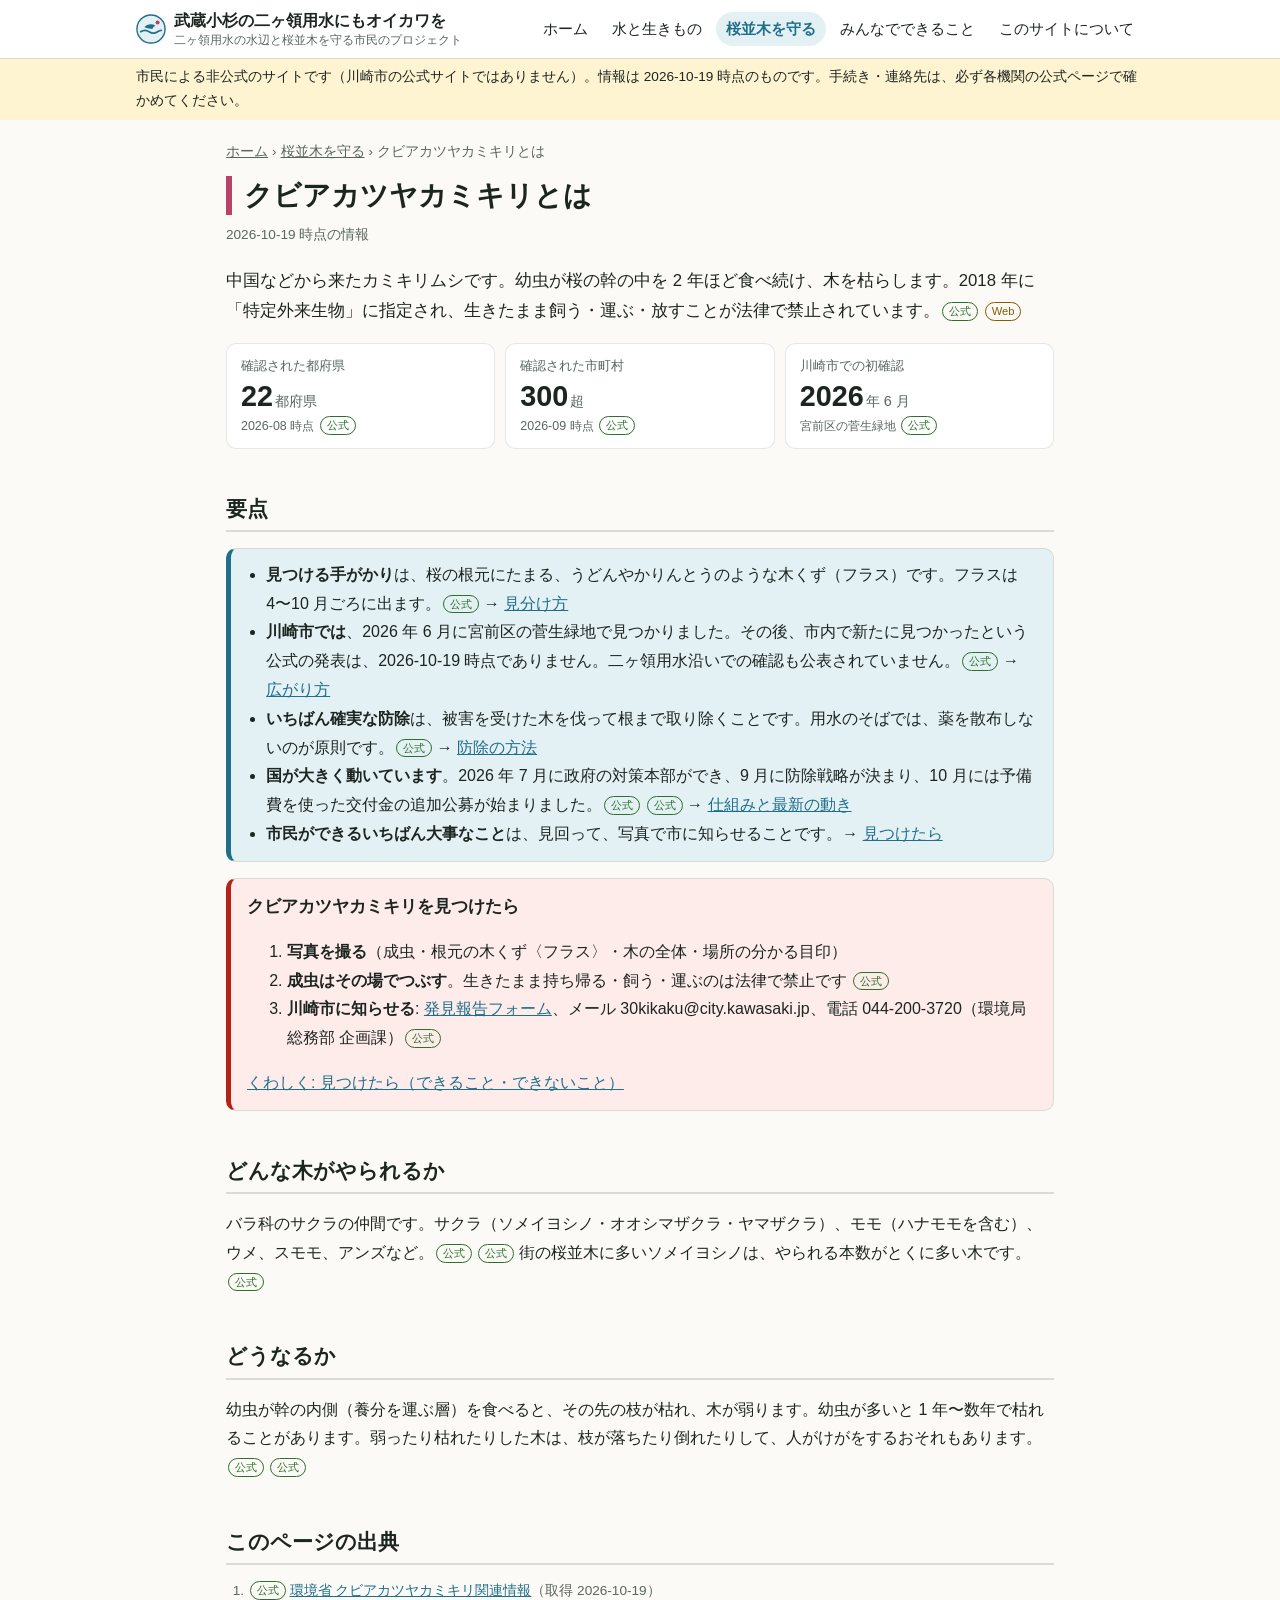
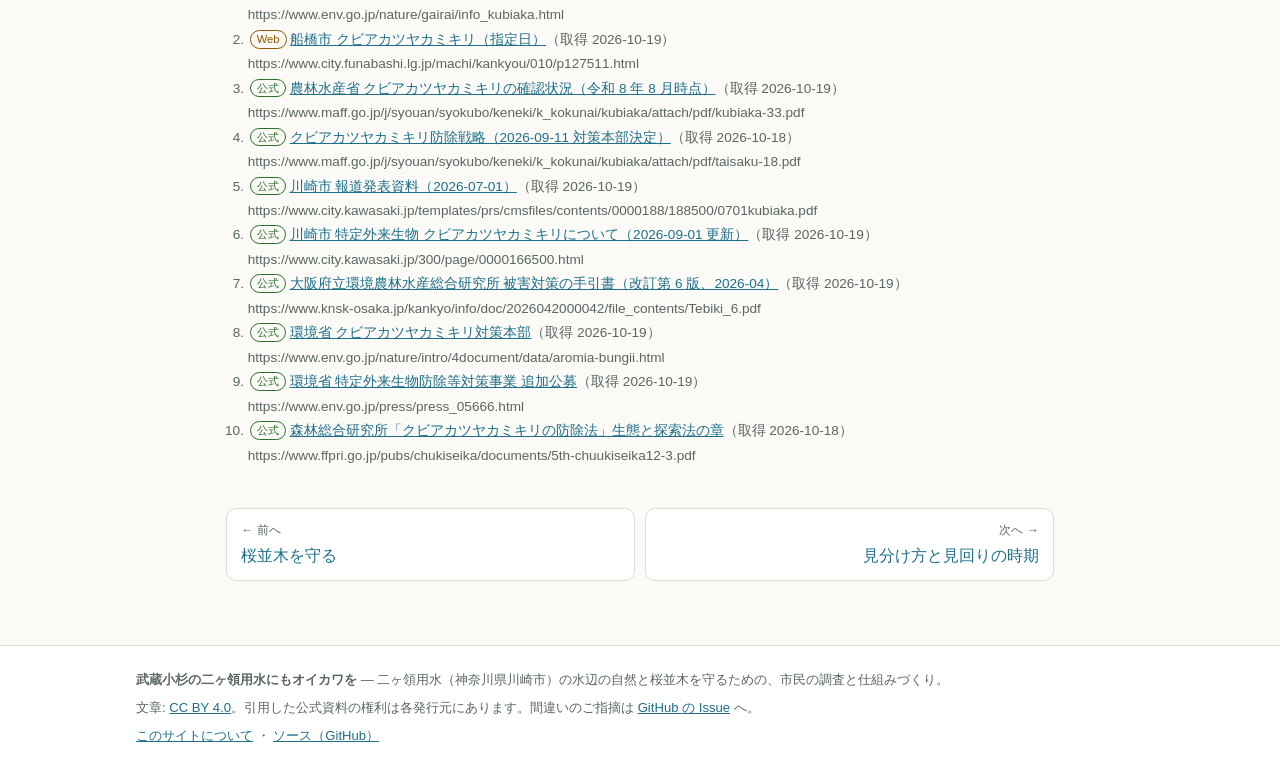
<file: docs/sakura/kubiaka/index.html>
<!DOCTYPE html>
<html lang="ja">
<head>
<meta charset="utf-8">
<meta name="viewport" content="width=device-width, initial-scale=1">
<meta http-equiv="Content-Security-Policy" content="default-src 'none'; style-src 'self'; script-src 'self'; img-src 'self' data:; base-uri 'none'; form-action 'none'">
<meta name="referrer" content="no-referrer">
<title>クビアカツヤカミキリとは｜武蔵小杉の二ヶ領用水にもオイカワを</title>
<meta name="description" content="桜を枯らす特定外来生物クビアカツヤカミキリの要点。川崎市・二ヶ領用水の桜並木を守るために。">
<link rel="stylesheet" href="../../assets/site.css">
<link rel="icon" href="../../assets/icon.svg" type="image/svg+xml">

</head>
<body class="theme-sakura">
<a href="#main" class="skip">本文へ</a>
<header class="site-header"><div class="inner">
<a class="brand" href="../../index.html"><svg viewBox="0 0 32 32" aria-hidden="true"><circle cx="16" cy="16" r="15" class="lg-bg" stroke-width="1.5"/><path d="M5 19c3-2 6-2 9 0s6 2 9 0 4-1.5 4-1.5" fill="none" class="lg-wave" stroke-width="1.8" stroke-linecap="round"/><path d="M9 14c3-3.5 8-4 12-1.5-2 .6-3 2-3.4 3.4-2.6-.3-5.6-.8-8.6-1.9z" class="lg-fish"/><circle cx="23" cy="9" r="2.2" class="lg-sakura"/></svg><span>武蔵小杉の二ヶ領用水にもオイカワを<small>二ヶ領用水の水辺と桜並木を守る市民のプロジェクト</small></span></a>
<nav class="site-nav" aria-label="サイト内のメニュー"><ul><li><a href="../../index.html">ホーム</a></li><li><a href="../../water/index.html">水と生きもの</a></li><li><a href="../../sakura/index.html" class="active">桜並木を守る</a></li><li><a href="../../action/index.html">みんなでできること</a></li><li><a href="../../about.html">このサイトについて</a></li></ul></nav>
</div></header>
<div class="notice-bar"><div class="inner">市民による非公式のサイトです（川崎市の公式サイトではありません）。情報は 2026-10-19 時点のものです。手続き・連絡先は、必ず各機関の公式ページで確かめてください。</div></div>

<main id="main">
<nav class="breadcrumb" aria-label="パンくずリスト"><ol><li><a href="../../index.html">ホーム</a></li><li><a href="../../sakura/index.html">桜並木を守る</a></li><li aria-current="page">クビアカツヤカミキリとは</li></ol></nav><h1>クビアカツヤカミキリとは</h1>
<p class="page-meta">2026-10-19 時点の情報</p>
<p class="intro">中国などから来たカミキリムシです。幼虫が桜の幹の中を 2 年ほど食べ続け、木を枯らします。2018 年に「特定外来生物」に指定され、生きたまま飼う・運ぶ・放すことが法律で禁止されています。<a class="src official" href="https://www.env.go.jp/nature/gairai/info_kubiaka.html" target="_blank" rel="noopener noreferrer" title="環境省 クビアカツヤカミキリ関連情報（取得 2026-10-19）">公式</a> <a class="src web" href="https://www.city.funabashi.lg.jp/machi/kankyou/010/p127511.html" target="_blank" rel="noopener noreferrer" title="船橋市 クビアカツヤカミキリ（指定日）（取得 2026-10-19）">Web</a></p>
<div class="stats">
<div class="stat"><div class="stat-label">確認された都府県</div><div class="stat-value">22<span class="stat-unit">都府県</span></div><div class="stat-sub">2026-08 時点 <a class="src official" href="https://www.maff.go.jp/j/syouan/syokubo/keneki/k_kokunai/kubiaka/attach/pdf/kubiaka-33.pdf" target="_blank" rel="noopener noreferrer" title="農林水産省 クビアカツヤカミキリの確認状況（令和 8 年 8 月時点）（取得 2026-10-19）">公式</a></div></div>
<div class="stat"><div class="stat-label">確認された市町村</div><div class="stat-value">300<span class="stat-unit">超</span></div><div class="stat-sub">2026-09 時点 <a class="src official" href="https://www.maff.go.jp/j/syouan/syokubo/keneki/k_kokunai/kubiaka/attach/pdf/taisaku-18.pdf" target="_blank" rel="noopener noreferrer" title="クビアカツヤカミキリ防除戦略（2026-09-11 対策本部決定）（取得 2026-10-18）">公式</a></div></div>
<div class="stat"><div class="stat-label">川崎市での初確認</div><div class="stat-value">2026<span class="stat-unit">年 6 月</span></div><div class="stat-sub">宮前区の菅生緑地 <a class="src official" href="https://www.city.kawasaki.jp/templates/prs/cmsfiles/contents/0000188/188500/0701kubiaka.pdf" target="_blank" rel="noopener noreferrer" title="川崎市 報道発表資料（2026-07-01）（取得 2026-10-19）">公式</a></div></div>
</div>
<h2>要点</h2>
<div class="box key">
<ul>
<li><strong>見つける手がかり</strong>は、桜の根元にたまる、うどんやかりんとうのような木くず（フラス）です。フラスは 4〜10 月ごろに出ます。<a class="src official" href="https://www.city.kawasaki.jp/300/page/0000166500.html" target="_blank" rel="noopener noreferrer" title="川崎市 特定外来生物 クビアカツヤカミキリについて（2026-09-01 更新）（取得 2026-10-19）">公式</a> → <a href="../../sakura/kubiaka/identify.html">見分け方</a></li>
<li><strong>川崎市では</strong>、2026 年 6 月に宮前区の菅生緑地で見つかりました。その後、市内で新たに見つかったという公式の発表は、2026-10-19 時点でありません。二ヶ領用水沿いでの確認も公表されていません。<a class="src official" href="https://www.city.kawasaki.jp/300/page/0000166500.html" target="_blank" rel="noopener noreferrer" title="川崎市 特定外来生物 クビアカツヤカミキリについて（2026-09-01 更新）（取得 2026-10-19）">公式</a> → <a href="../../sakura/kubiaka/status.html">広がり方</a></li>
<li><strong>いちばん確実な防除</strong>は、被害を受けた木を伐って根まで取り除くことです。用水のそばでは、薬を散布しないのが原則です。<a class="src official" href="https://www.knsk-osaka.jp/kankyo/info/doc/2026042000042/file_contents/Tebiki_6.pdf" target="_blank" rel="noopener noreferrer" title="大阪府立環境農林水産総合研究所 被害対策の手引書（改訂第 6 版、2026-04）（取得 2026-10-19）">公式</a> → <a href="../../sakura/kubiaka/control.html">防除の方法</a></li>
<li><strong>国が大きく動いています</strong>。2026 年 7 月に政府の対策本部ができ、9 月に防除戦略が決まり、10 月には予備費を使った交付金の追加公募が始まりました。<a class="src official" href="https://www.env.go.jp/nature/intro/4document/data/aromia-bungii.html" target="_blank" rel="noopener noreferrer" title="環境省 クビアカツヤカミキリ対策本部（取得 2026-10-19）">公式</a> <a class="src official" href="https://www.env.go.jp/press/press_05666.html" target="_blank" rel="noopener noreferrer" title="環境省 特定外来生物防除等対策事業 追加公募（取得 2026-10-19）">公式</a> → <a href="../../sakura/kubiaka/rules.html">仕組みと最新の動き</a></li>
<li><strong>市民ができるいちばん大事なこと</strong>は、見回って、写真で市に知らせることです。→ <a href="../../sakura/kubiaka/found.html">見つけたら</a></li>
</ul>
</div>
<div class="box alert">
<h3>クビアカツヤカミキリを見つけたら</h3>
<ol>
<li><b>写真を撮る</b>（成虫・根元の木くず〈フラス〉・木の全体・場所の分かる目印）</li>
<li><b>成虫はその場でつぶす</b>。生きたまま持ち帰る・飼う・運ぶのは法律で禁止です <a class="src official" href="https://www.city.kawasaki.jp/templates/prs/cmsfiles/contents/0000188/188500/0701kubiaka.pdf" target="_blank" rel="noopener noreferrer" title="川崎市 報道発表資料（2026-07-01）（取得 2026-10-19）">公式</a></li>
<li><b>川崎市に知らせる</b>: <a href="https://logoform.jp/f/uCGbM" target="_blank" rel="noopener noreferrer">発見報告フォーム</a>、メール 30kikaku@city.kawasaki.jp、電話 044-200-3720（環境局 総務部 企画課）<a class="src official" href="https://www.city.kawasaki.jp/300/page/0000166500.html" target="_blank" rel="noopener noreferrer" title="川崎市 特定外来生物 クビアカツヤカミキリについて（2026-09-01 更新）（取得 2026-10-19）">公式</a></li>
</ol>
<p><a href="../../sakura/kubiaka/found.html">くわしく: 見つけたら（できること・できないこと）</a></p>
</div>
<h2>どんな木がやられるか</h2>
<p>バラ科のサクラの仲間です。サクラ（ソメイヨシノ・オオシマザクラ・ヤマザクラ）、モモ（ハナモモを含む）、ウメ、スモモ、アンズなど。<a class="src official" href="https://www.ffpri.go.jp/pubs/chukiseika/documents/5th-chuukiseika12-3.pdf" target="_blank" rel="noopener noreferrer" title="森林総合研究所「クビアカツヤカミキリの防除法」生態と探索法の章（取得 2026-10-18）">公式</a> <a class="src official" href="https://www.maff.go.jp/j/syouan/syokubo/keneki/k_kokunai/kubiaka/attach/pdf/taisaku-18.pdf" target="_blank" rel="noopener noreferrer" title="クビアカツヤカミキリ防除戦略（2026-09-11 対策本部決定）（取得 2026-10-18）">公式</a> 街の桜並木に多いソメイヨシノは、やられる本数がとくに多い木です。<a class="src official" href="https://www.ffpri.go.jp/pubs/chukiseika/documents/5th-chuukiseika12-3.pdf" target="_blank" rel="noopener noreferrer" title="森林総合研究所「クビアカツヤカミキリの防除法」生態と探索法の章（取得 2026-10-18）">公式</a></p>
<h2>どうなるか</h2>
<p>幼虫が幹の内側（養分を運ぶ層）を食べると、その先の枝が枯れ、木が弱ります。幼虫が多いと 1 年〜数年で枯れることがあります。弱ったり枯れたりした木は、枝が落ちたり倒れたりして、人がけがをするおそれもあります。<a class="src official" href="https://www.ffpri.go.jp/pubs/chukiseika/documents/5th-chuukiseika12-3.pdf" target="_blank" rel="noopener noreferrer" title="森林総合研究所「クビアカツヤカミキリの防除法」生態と探索法の章（取得 2026-10-18）">公式</a> <a class="src official" href="https://www.maff.go.jp/j/syouan/syokubo/keneki/k_kokunai/kubiaka/attach/pdf/taisaku-18.pdf" target="_blank" rel="noopener noreferrer" title="クビアカツヤカミキリ防除戦略（2026-09-11 対策本部決定）（取得 2026-10-18）">公式</a></p>
<h2 id="sources">このページの出典</h2><ol class="sources"><li><span class="src official">公式</span> <a href="https://www.env.go.jp/nature/gairai/info_kubiaka.html" target="_blank" rel="noopener noreferrer">環境省 クビアカツヤカミキリ関連情報</a>（取得 2026-10-19）<br>https://www.env.go.jp/nature/gairai/info_kubiaka.html</li><li><span class="src web">Web</span> <a href="https://www.city.funabashi.lg.jp/machi/kankyou/010/p127511.html" target="_blank" rel="noopener noreferrer">船橋市 クビアカツヤカミキリ（指定日）</a>（取得 2026-10-19）<br>https://www.city.funabashi.lg.jp/machi/kankyou/010/p127511.html</li><li><span class="src official">公式</span> <a href="https://www.maff.go.jp/j/syouan/syokubo/keneki/k_kokunai/kubiaka/attach/pdf/kubiaka-33.pdf" target="_blank" rel="noopener noreferrer">農林水産省 クビアカツヤカミキリの確認状況（令和 8 年 8 月時点）</a>（取得 2026-10-19）<br>https://www.maff.go.jp/j/syouan/syokubo/keneki/k_kokunai/kubiaka/attach/pdf/kubiaka-33.pdf</li><li><span class="src official">公式</span> <a href="https://www.maff.go.jp/j/syouan/syokubo/keneki/k_kokunai/kubiaka/attach/pdf/taisaku-18.pdf" target="_blank" rel="noopener noreferrer">クビアカツヤカミキリ防除戦略（2026-09-11 対策本部決定）</a>（取得 2026-10-18）<br>https://www.maff.go.jp/j/syouan/syokubo/keneki/k_kokunai/kubiaka/attach/pdf/taisaku-18.pdf</li><li><span class="src official">公式</span> <a href="https://www.city.kawasaki.jp/templates/prs/cmsfiles/contents/0000188/188500/0701kubiaka.pdf" target="_blank" rel="noopener noreferrer">川崎市 報道発表資料（2026-07-01）</a>（取得 2026-10-19）<br>https://www.city.kawasaki.jp/templates/prs/cmsfiles/contents/0000188/188500/0701kubiaka.pdf</li><li><span class="src official">公式</span> <a href="https://www.city.kawasaki.jp/300/page/0000166500.html" target="_blank" rel="noopener noreferrer">川崎市 特定外来生物 クビアカツヤカミキリについて（2026-09-01 更新）</a>（取得 2026-10-19）<br>https://www.city.kawasaki.jp/300/page/0000166500.html</li><li><span class="src official">公式</span> <a href="https://www.knsk-osaka.jp/kankyo/info/doc/2026042000042/file_contents/Tebiki_6.pdf" target="_blank" rel="noopener noreferrer">大阪府立環境農林水産総合研究所 被害対策の手引書（改訂第 6 版、2026-04）</a>（取得 2026-10-19）<br>https://www.knsk-osaka.jp/kankyo/info/doc/2026042000042/file_contents/Tebiki_6.pdf</li><li><span class="src official">公式</span> <a href="https://www.env.go.jp/nature/intro/4document/data/aromia-bungii.html" target="_blank" rel="noopener noreferrer">環境省 クビアカツヤカミキリ対策本部</a>（取得 2026-10-19）<br>https://www.env.go.jp/nature/intro/4document/data/aromia-bungii.html</li><li><span class="src official">公式</span> <a href="https://www.env.go.jp/press/press_05666.html" target="_blank" rel="noopener noreferrer">環境省 特定外来生物防除等対策事業 追加公募</a>（取得 2026-10-19）<br>https://www.env.go.jp/press/press_05666.html</li><li><span class="src official">公式</span> <a href="https://www.ffpri.go.jp/pubs/chukiseika/documents/5th-chuukiseika12-3.pdf" target="_blank" rel="noopener noreferrer">森林総合研究所「クビアカツヤカミキリの防除法」生態と探索法の章</a>（取得 2026-10-18）<br>https://www.ffpri.go.jp/pubs/chukiseika/documents/5th-chuukiseika12-3.pdf</li></ol><nav class="pager" aria-label="前後のページ"><a class="prev" href="../../sakura/index.html"><small>← 前へ</small>桜並木を守る</a><a class="next" href="../../sakura/kubiaka/identify.html"><small>次へ →</small>見分け方と見回りの時期</a></nav>
</main>
<footer class="site-footer"><div class="inner">
<p><b>武蔵小杉の二ヶ領用水にもオイカワを</b> — 二ヶ領用水（神奈川県川崎市）の水辺の自然と桜並木を守るための、市民の調査と仕組みづくり。</p>
<p>文章: <a href="https://github.com/otajisan/nikaryo-oikawa/blob/main/LICENSE-docs" target="_blank" rel="noopener noreferrer">CC BY 4.0</a>。引用した公式資料の権利は各発行元にあります。間違いのご指摘は <a href="https://github.com/otajisan/nikaryo-oikawa/issues" target="_blank" rel="noopener noreferrer">GitHub の Issue</a> へ。</p>
<p><a href="../../about.html">このサイトについて</a> ・ <a href="https://github.com/otajisan/nikaryo-oikawa" target="_blank" rel="noopener noreferrer">ソース（GitHub）</a></p>
</div></footer>
<div class="viz-tip" role="status" aria-live="polite"></div>
</body>
</html>
</file>
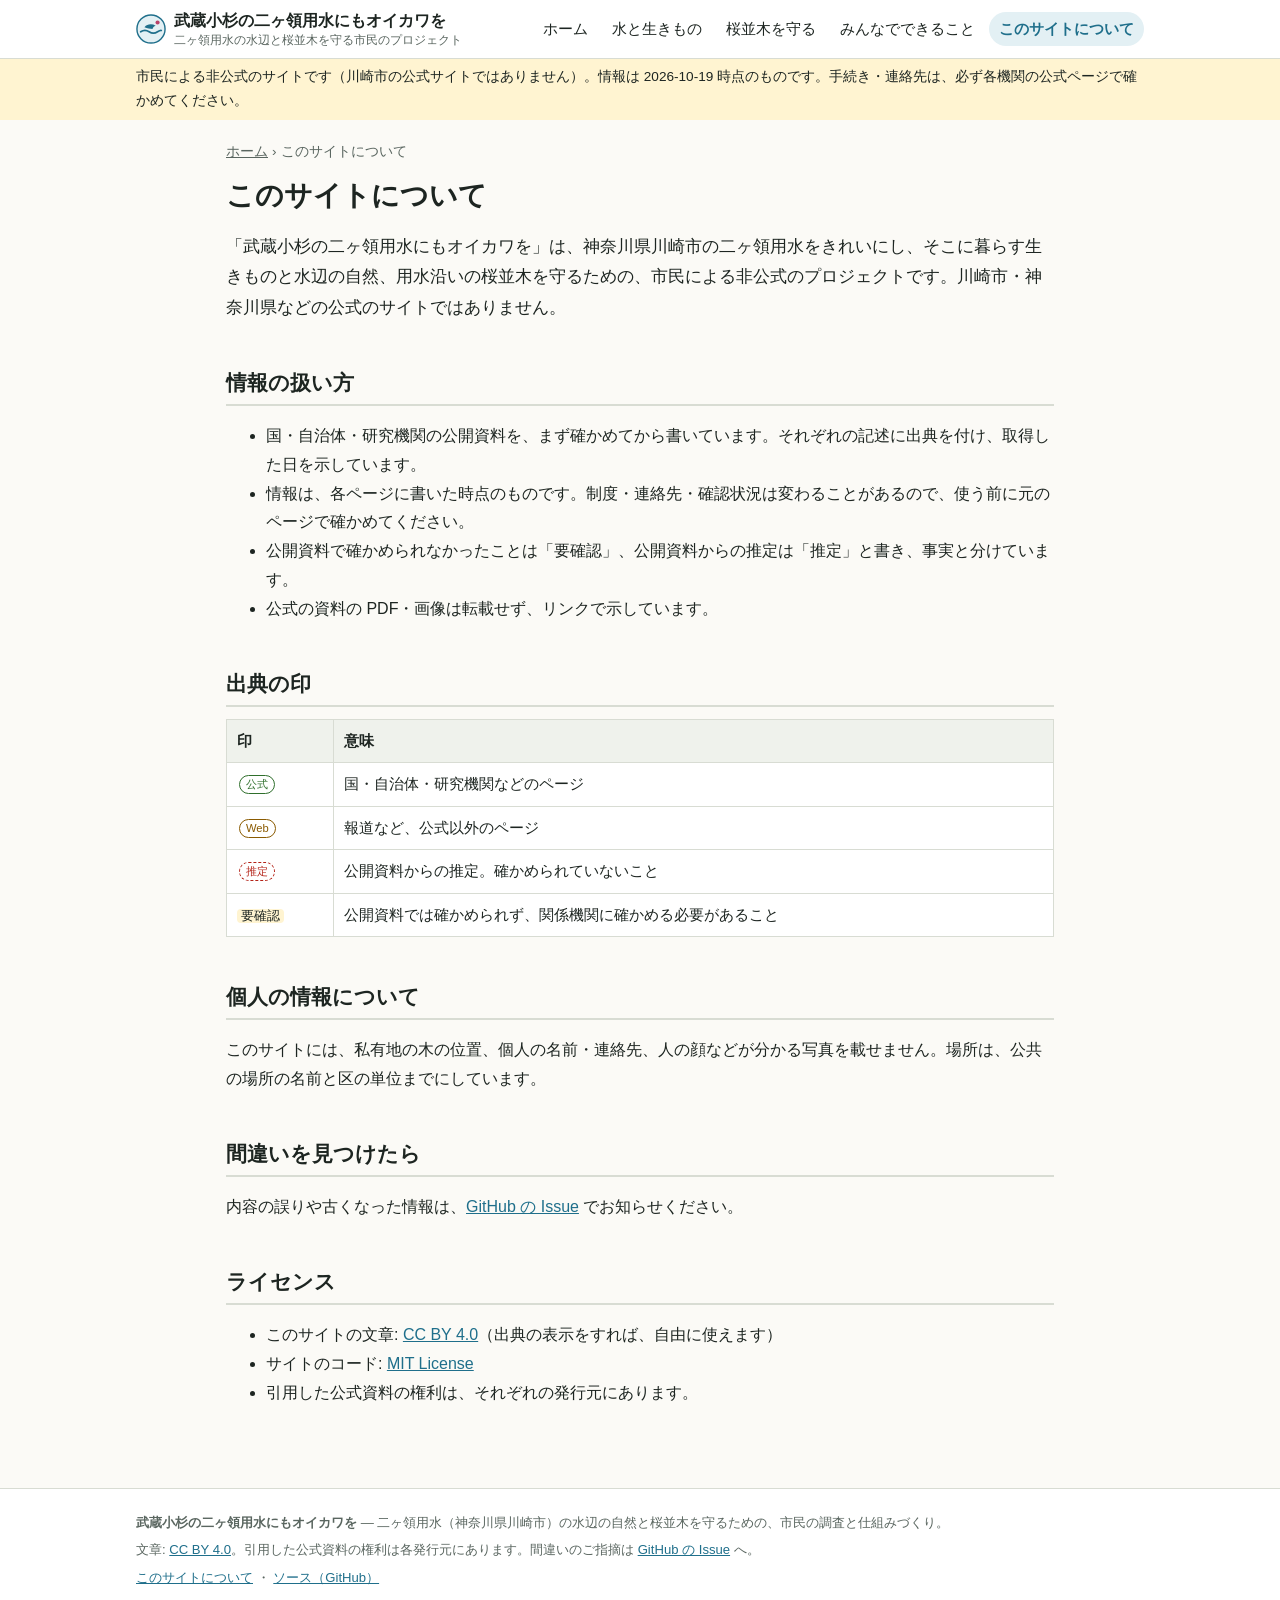
<file: docs/about.html>
<!DOCTYPE html>
<html lang="ja">
<head>
<meta charset="utf-8">
<meta name="viewport" content="width=device-width, initial-scale=1">
<meta http-equiv="Content-Security-Policy" content="default-src 'none'; style-src 'self'; script-src 'self'; img-src 'self' data:; base-uri 'none'; form-action 'none'">
<meta name="referrer" content="no-referrer">
<title>このサイトについて｜武蔵小杉の二ヶ領用水にもオイカワを</title>
<meta name="description" content="このサイトの目的、情報の扱い方、出典の示し方、ライセンス。">
<link rel="stylesheet" href="assets/site.css">
<link rel="icon" href="assets/icon.svg" type="image/svg+xml">

</head>
<body class="">
<a href="#main" class="skip">本文へ</a>
<header class="site-header"><div class="inner">
<a class="brand" href="index.html"><svg viewBox="0 0 32 32" aria-hidden="true"><circle cx="16" cy="16" r="15" class="lg-bg" stroke-width="1.5"/><path d="M5 19c3-2 6-2 9 0s6 2 9 0 4-1.5 4-1.5" fill="none" class="lg-wave" stroke-width="1.8" stroke-linecap="round"/><path d="M9 14c3-3.5 8-4 12-1.5-2 .6-3 2-3.4 3.4-2.6-.3-5.6-.8-8.6-1.9z" class="lg-fish"/><circle cx="23" cy="9" r="2.2" class="lg-sakura"/></svg><span>武蔵小杉の二ヶ領用水にもオイカワを<small>二ヶ領用水の水辺と桜並木を守る市民のプロジェクト</small></span></a>
<nav class="site-nav" aria-label="サイト内のメニュー"><ul><li><a href="index.html">ホーム</a></li><li><a href="water/index.html">水と生きもの</a></li><li><a href="sakura/index.html">桜並木を守る</a></li><li><a href="action/index.html">みんなでできること</a></li><li><a href="about.html" aria-current="page">このサイトについて</a></li></ul></nav>
</div></header>
<div class="notice-bar"><div class="inner">市民による非公式のサイトです（川崎市の公式サイトではありません）。情報は 2026-10-19 時点のものです。手続き・連絡先は、必ず各機関の公式ページで確かめてください。</div></div>

<main id="main">
<nav class="breadcrumb" aria-label="パンくずリスト"><ol><li><a href="index.html">ホーム</a></li><li aria-current="page">このサイトについて</li></ol></nav><h1>このサイトについて</h1>
<p class="intro">「武蔵小杉の二ヶ領用水にもオイカワを」は、神奈川県川崎市の二ヶ領用水をきれいにし、そこに暮らす生きものと水辺の自然、用水沿いの桜並木を守るための、市民による非公式のプロジェクトです。川崎市・神奈川県などの公式のサイトではありません。</p>
<h2>情報の扱い方</h2>
<ul>
<li>国・自治体・研究機関の公開資料を、まず確かめてから書いています。それぞれの記述に出典を付け、取得した日を示しています。</li>
<li>情報は、各ページに書いた時点のものです。制度・連絡先・確認状況は変わることがあるので、使う前に元のページで確かめてください。</li>
<li>公開資料で確かめられなかったことは「要確認」、公開資料からの推定は「推定」と書き、事実と分けています。</li>
<li>公式の資料の PDF・画像は転載せず、リンクで示しています。</li>
</ul>
<h2>出典の印</h2>
<div class="table-wrap"><table>
<thead><tr><th>印</th><th>意味</th></tr></thead>
<tbody>
<tr><td><span class="src official">公式</span></td><td>国・自治体・研究機関などのページ</td></tr>
<tr><td><span class="src web">Web</span></td><td>報道など、公式以外のページ</td></tr>
<tr><td><span class="src est">推定</span></td><td>公開資料からの推定。確かめられていないこと</td></tr>
<tr><td><span class="tbc">要確認</span></td><td>公開資料では確かめられず、関係機関に確かめる必要があること</td></tr>
</tbody></table></div>
<h2>個人の情報について</h2>
<p>このサイトには、私有地の木の位置、個人の名前・連絡先、人の顔などが分かる写真を載せません。場所は、公共の場所の名前と区の単位までにしています。</p>
<h2>間違いを見つけたら</h2>
<p>内容の誤りや古くなった情報は、<a href="https://github.com/otajisan/nikaryo-oikawa/issues" target="_blank" rel="noopener noreferrer">GitHub の Issue</a> でお知らせください。</p>
<h2>ライセンス</h2>
<ul>
<li>このサイトの文章: <a href="https://github.com/otajisan/nikaryo-oikawa/blob/main/LICENSE-docs" target="_blank" rel="noopener noreferrer">CC BY 4.0</a>（出典の表示をすれば、自由に使えます）</li>
<li>サイトのコード: <a href="https://github.com/otajisan/nikaryo-oikawa/blob/main/LICENSE" target="_blank" rel="noopener noreferrer">MIT License</a></li>
<li>引用した公式資料の権利は、それぞれの発行元にあります。</li>
</ul>

</main>
<footer class="site-footer"><div class="inner">
<p><b>武蔵小杉の二ヶ領用水にもオイカワを</b> — 二ヶ領用水（神奈川県川崎市）の水辺の自然と桜並木を守るための、市民の調査と仕組みづくり。</p>
<p>文章: <a href="https://github.com/otajisan/nikaryo-oikawa/blob/main/LICENSE-docs" target="_blank" rel="noopener noreferrer">CC BY 4.0</a>。引用した公式資料の権利は各発行元にあります。間違いのご指摘は <a href="https://github.com/otajisan/nikaryo-oikawa/issues" target="_blank" rel="noopener noreferrer">GitHub の Issue</a> へ。</p>
<p><a href="about.html">このサイトについて</a> ・ <a href="https://github.com/otajisan/nikaryo-oikawa" target="_blank" rel="noopener noreferrer">ソース（GitHub）</a></p>
</div></footer>
<div class="viz-tip" role="status" aria-live="polite"></div>
</body>
</html>
</file>
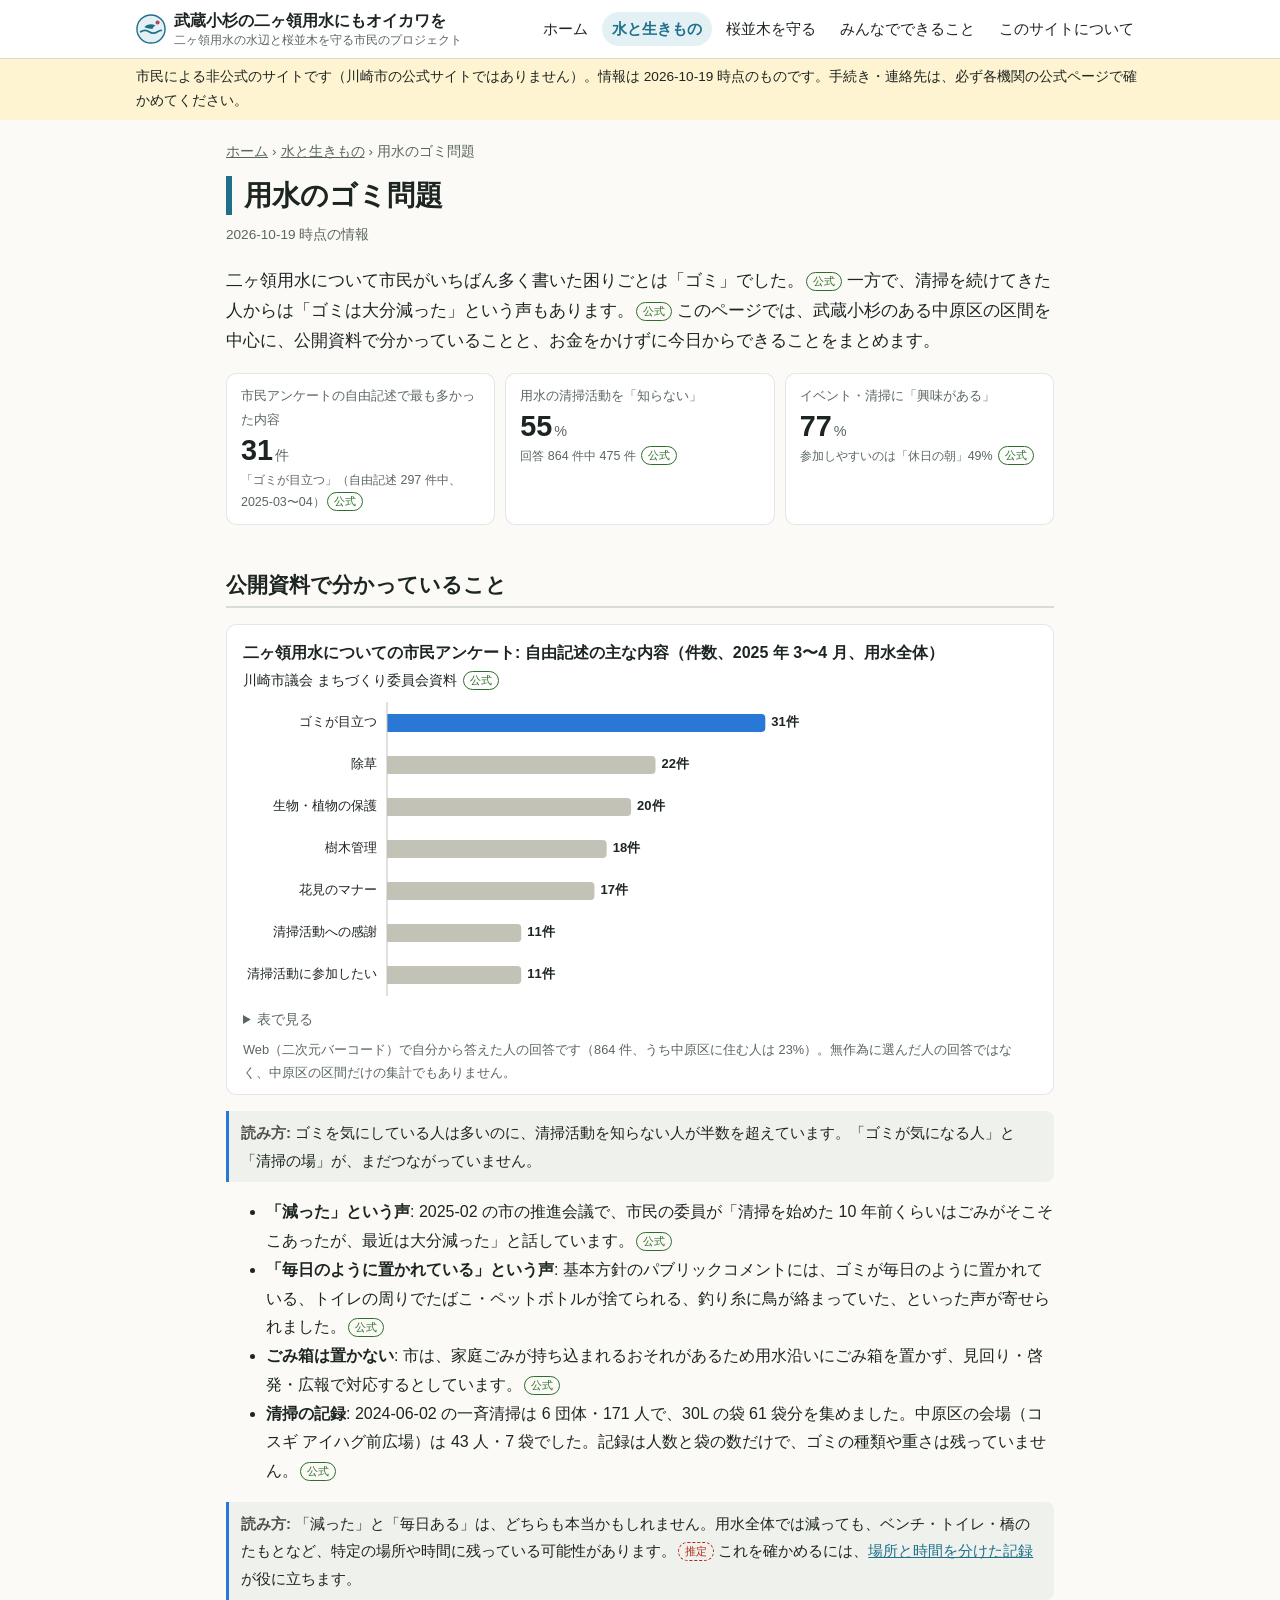
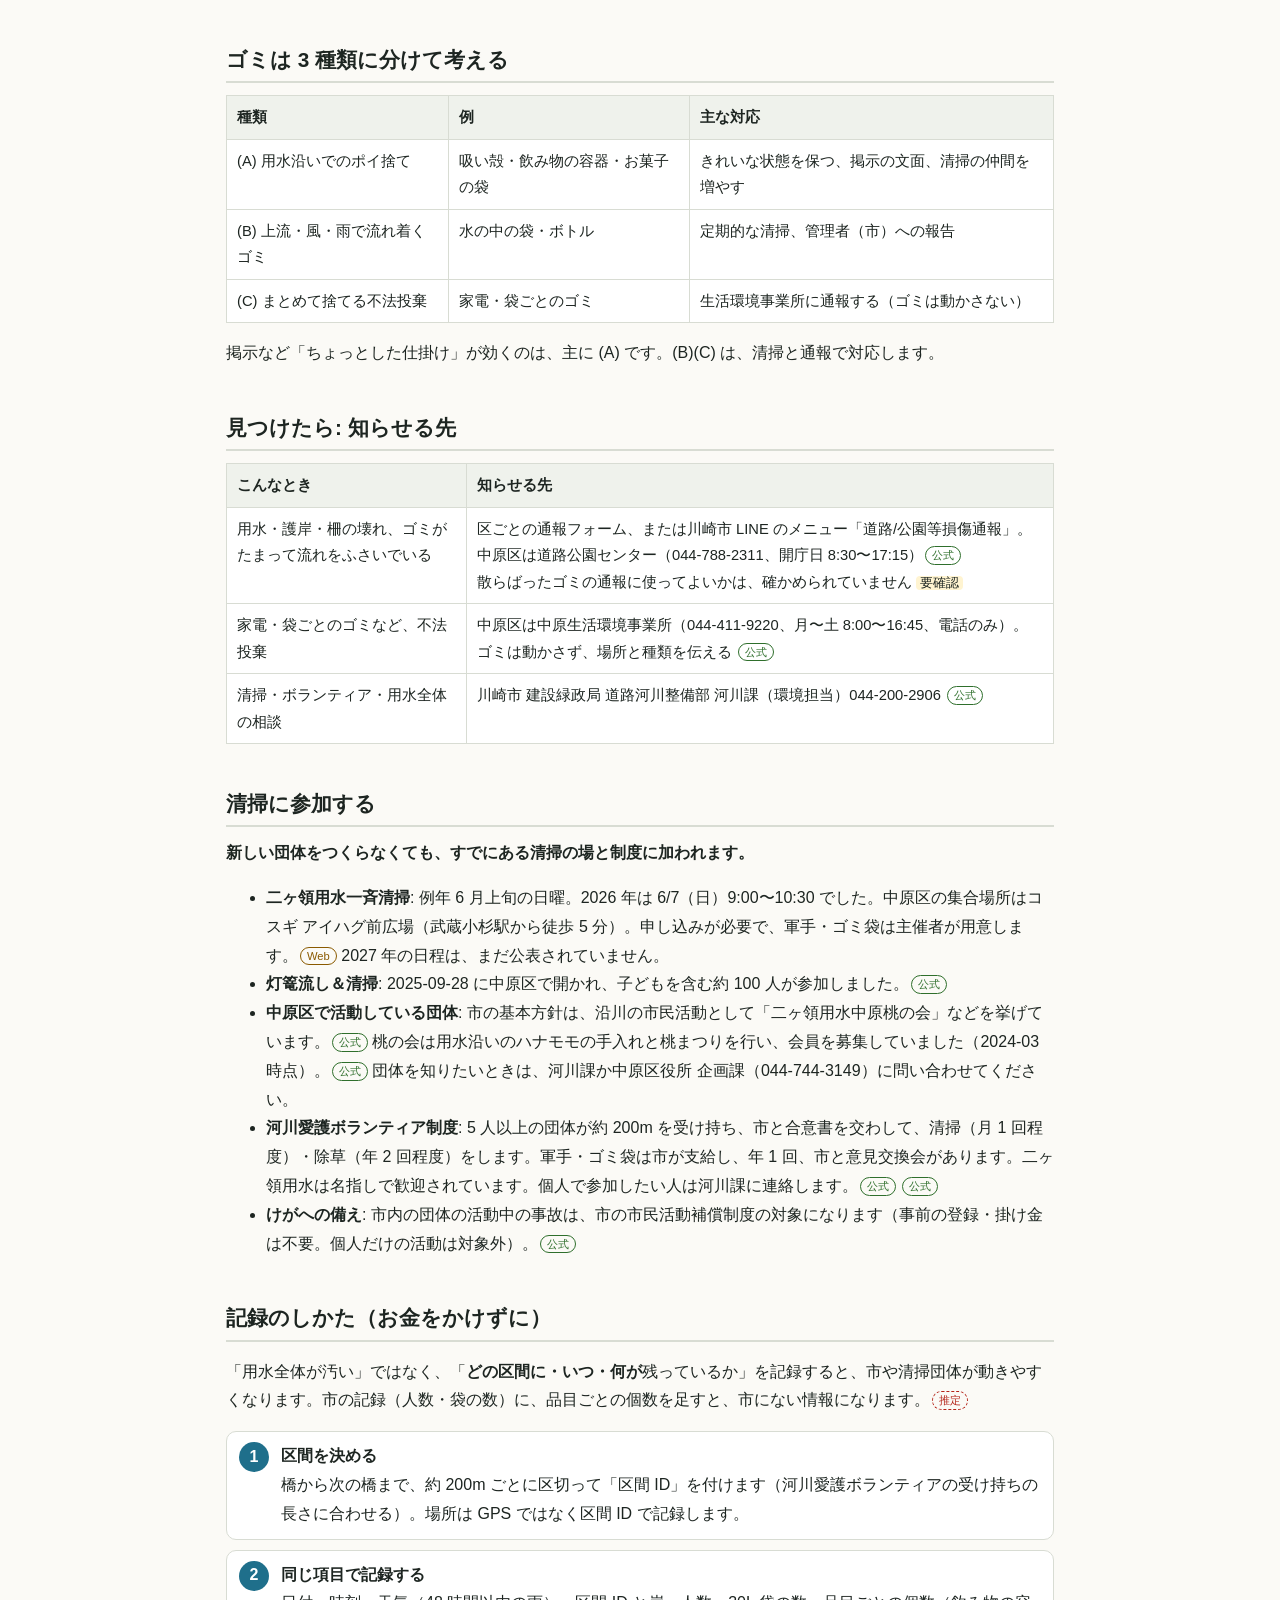
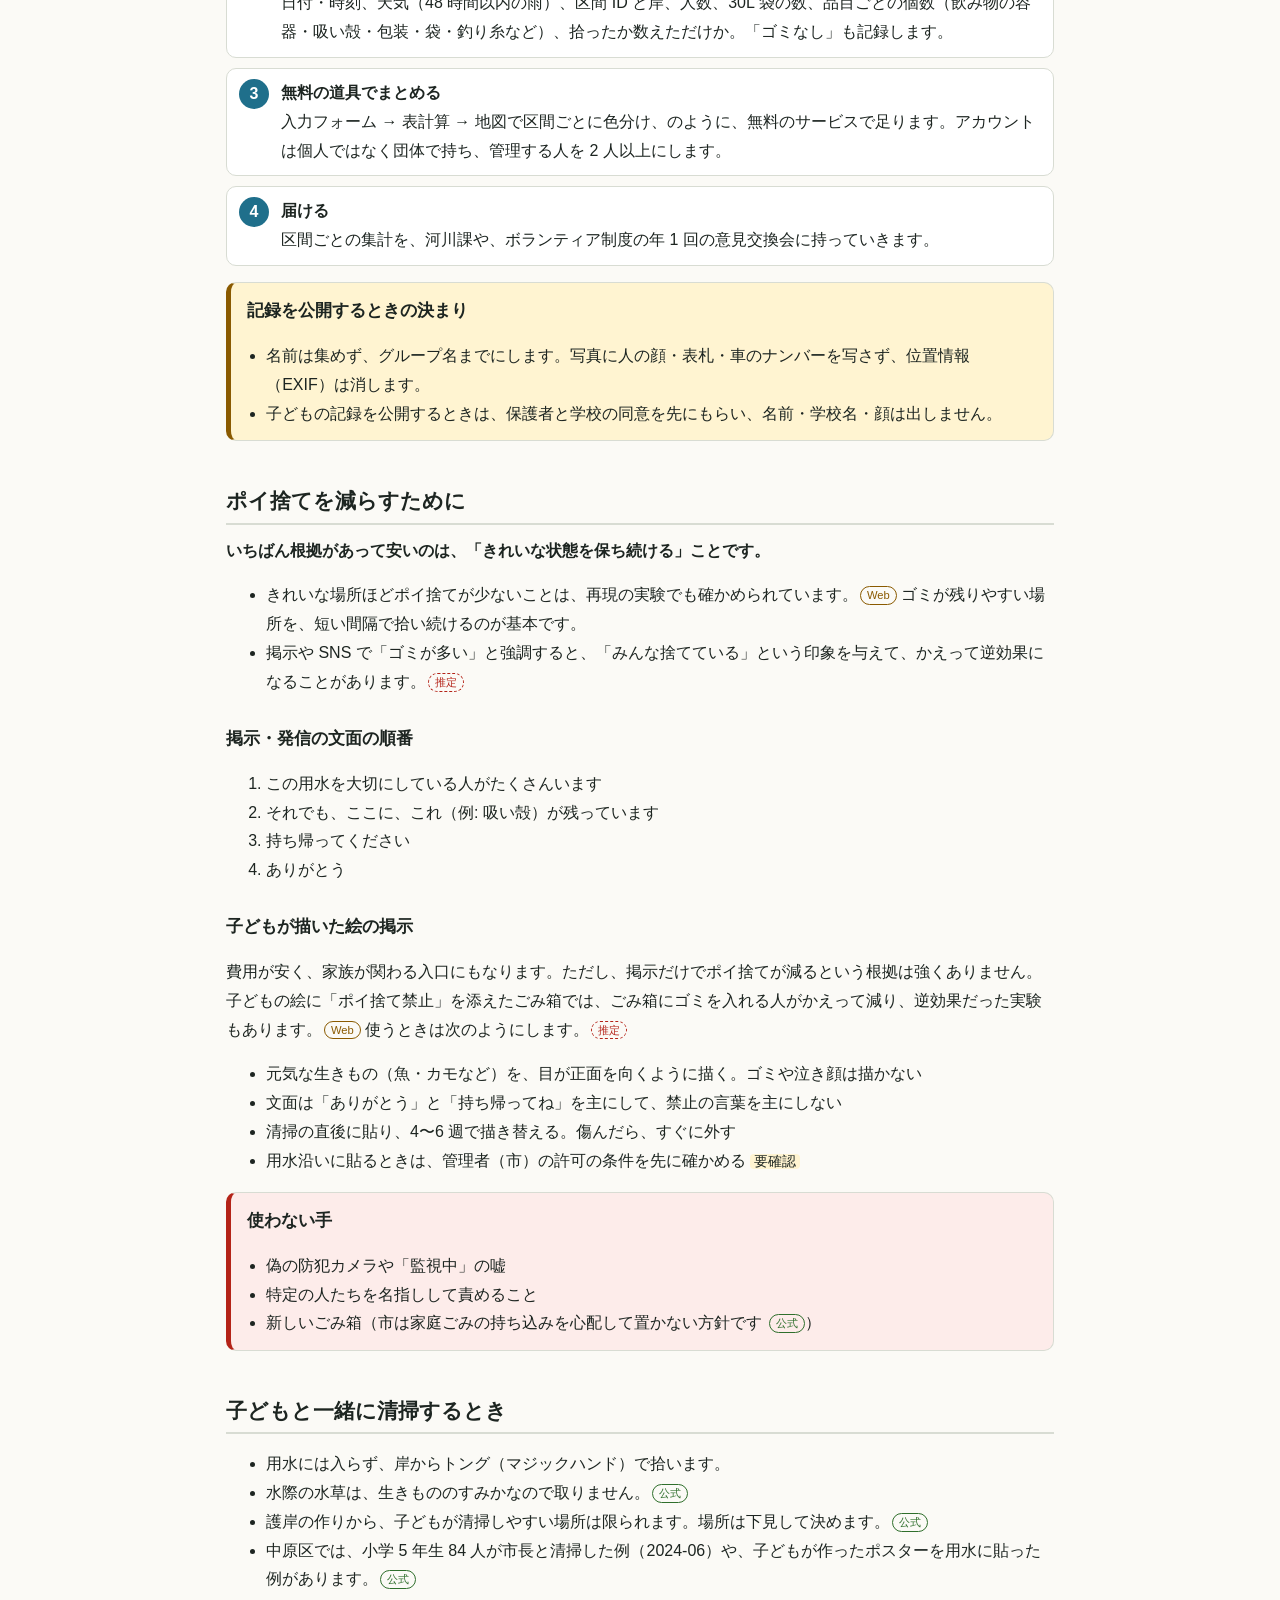
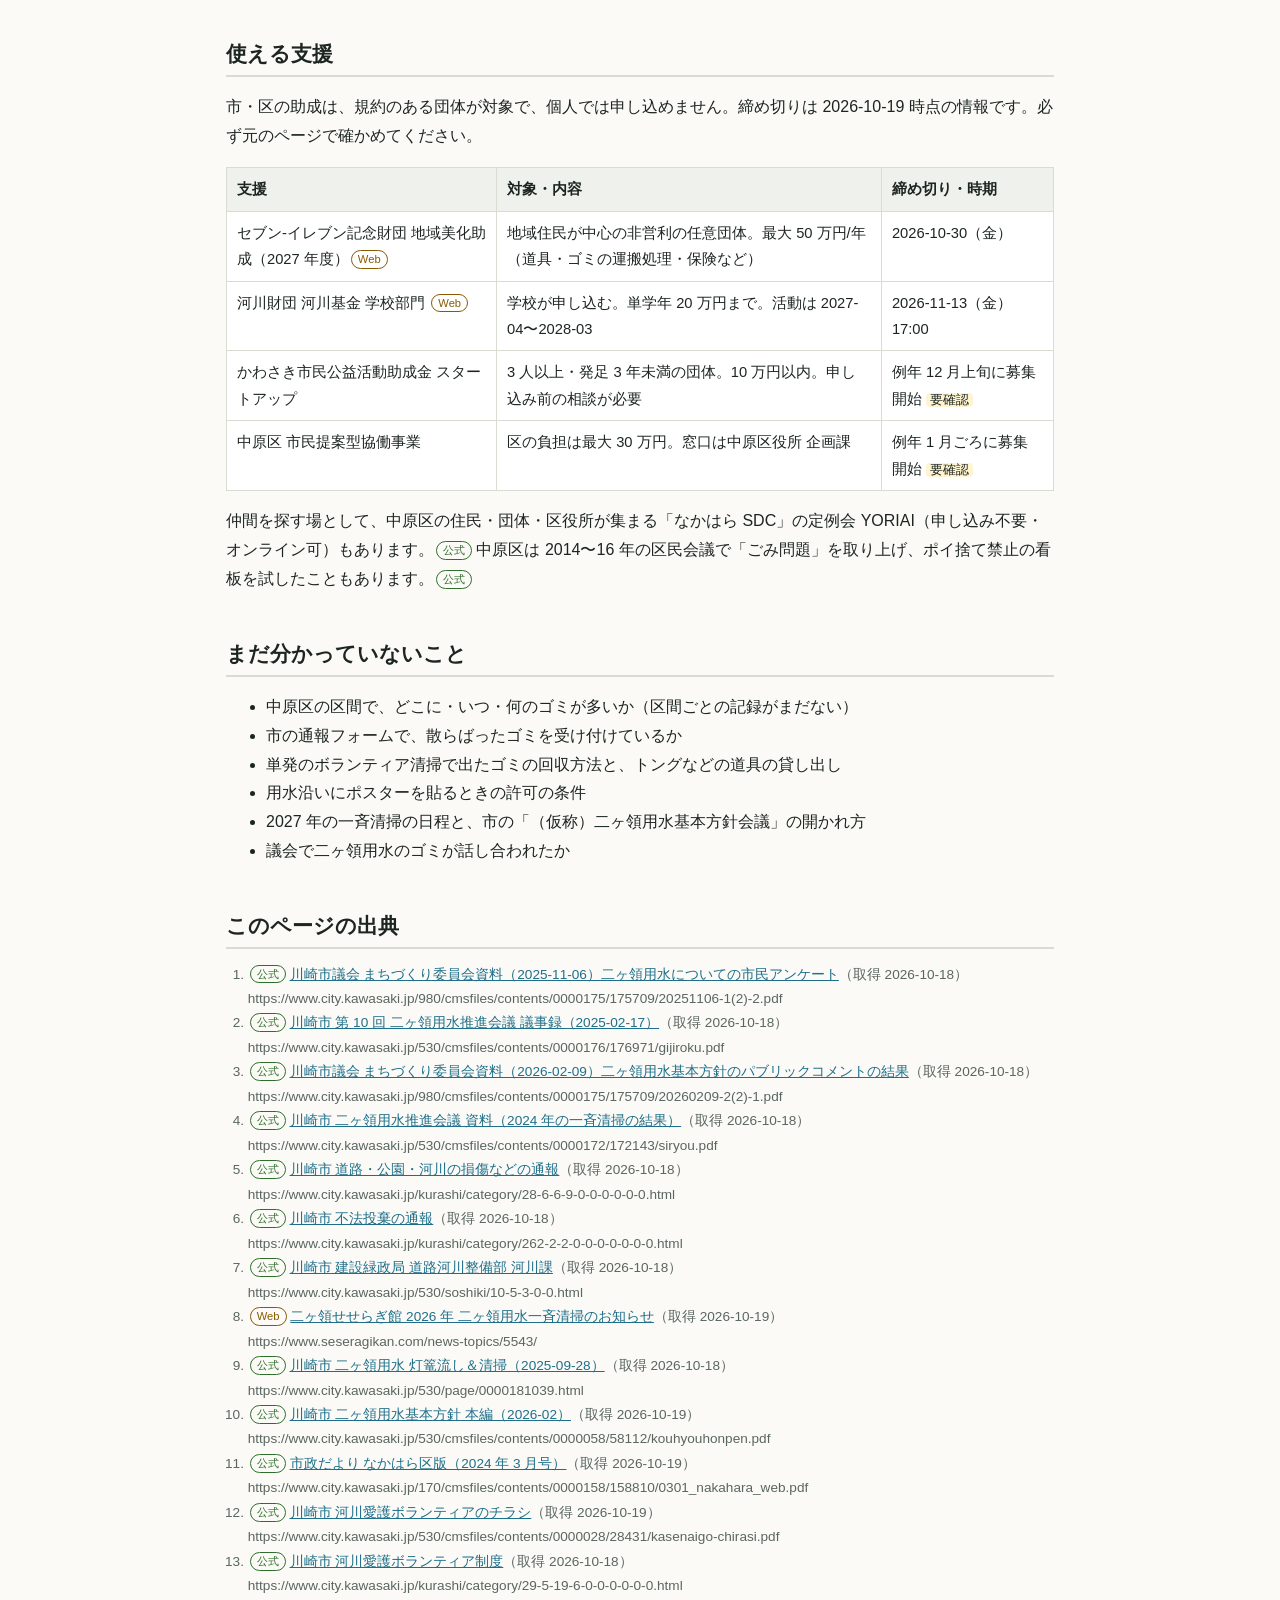
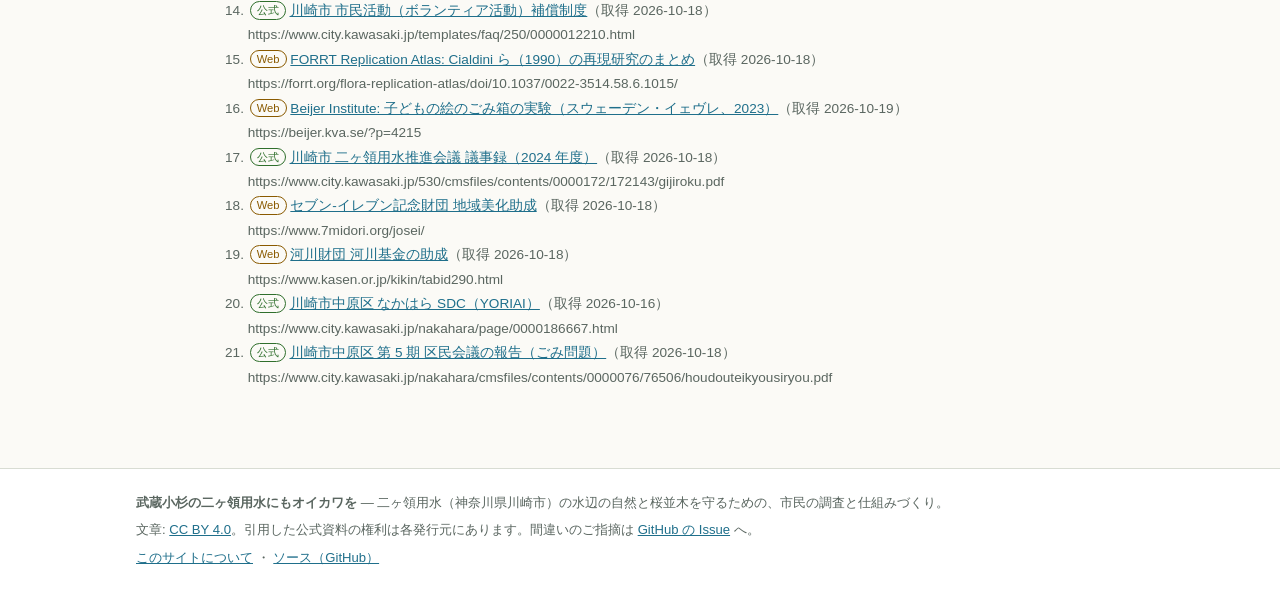
<file: docs/water/litter.html>
<!DOCTYPE html>
<html lang="ja">
<head>
<meta charset="utf-8">
<meta name="viewport" content="width=device-width, initial-scale=1">
<meta http-equiv="Content-Security-Policy" content="default-src 'none'; style-src 'self'; script-src 'self'; img-src 'self' data:; base-uri 'none'; form-action 'none'">
<meta name="referrer" content="no-referrer">
<title>用水のゴミ問題｜武蔵小杉の二ヶ領用水にもオイカワを</title>
<meta name="description" content="二ヶ領用水（川崎市中原区の周辺）のゴミについて、公開資料で分かっていること、知らせる先、清掃への参加のしかた、ポイ捨てを減らす手。">
<link rel="stylesheet" href="../assets/site.css">
<link rel="icon" href="../assets/icon.svg" type="image/svg+xml">
<script src="../assets/chart.js" defer></script>
</head>
<body class="theme-water">
<a href="#main" class="skip">本文へ</a>
<header class="site-header"><div class="inner">
<a class="brand" href="../index.html"><svg viewBox="0 0 32 32" aria-hidden="true"><circle cx="16" cy="16" r="15" class="lg-bg" stroke-width="1.5"/><path d="M5 19c3-2 6-2 9 0s6 2 9 0 4-1.5 4-1.5" fill="none" class="lg-wave" stroke-width="1.8" stroke-linecap="round"/><path d="M9 14c3-3.5 8-4 12-1.5-2 .6-3 2-3.4 3.4-2.6-.3-5.6-.8-8.6-1.9z" class="lg-fish"/><circle cx="23" cy="9" r="2.2" class="lg-sakura"/></svg><span>武蔵小杉の二ヶ領用水にもオイカワを<small>二ヶ領用水の水辺と桜並木を守る市民のプロジェクト</small></span></a>
<nav class="site-nav" aria-label="サイト内のメニュー"><ul><li><a href="../index.html">ホーム</a></li><li><a href="../water/index.html" class="active">水と生きもの</a></li><li><a href="../sakura/index.html">桜並木を守る</a></li><li><a href="../action/index.html">みんなでできること</a></li><li><a href="../about.html">このサイトについて</a></li></ul></nav>
</div></header>
<div class="notice-bar"><div class="inner">市民による非公式のサイトです（川崎市の公式サイトではありません）。情報は 2026-10-19 時点のものです。手続き・連絡先は、必ず各機関の公式ページで確かめてください。</div></div>

<main id="main">
<nav class="breadcrumb" aria-label="パンくずリスト"><ol><li><a href="../index.html">ホーム</a></li><li><a href="../water/index.html">水と生きもの</a></li><li aria-current="page">用水のゴミ問題</li></ol></nav><h1>用水のゴミ問題</h1>
<p class="page-meta">2026-10-19 時点の情報</p>
<p class="intro">二ヶ領用水について市民がいちばん多く書いた困りごとは「ゴミ」でした。<a class="src official" href="https://www.city.kawasaki.jp/980/cmsfiles/contents/0000175/175709/20251106-1(2)-2.pdf" target="_blank" rel="noopener noreferrer" title="川崎市議会 まちづくり委員会資料（2025-11-06）二ヶ領用水についての市民アンケート（取得 2026-10-18）">公式</a> 一方で、清掃を続けてきた人からは「ゴミは大分減った」という声もあります。<a class="src official" href="https://www.city.kawasaki.jp/530/cmsfiles/contents/0000176/176971/gijiroku.pdf" target="_blank" rel="noopener noreferrer" title="川崎市 第 10 回 二ヶ領用水推進会議 議事録（2025-02-17）（取得 2026-10-18）">公式</a> このページでは、武蔵小杉のある中原区の区間を中心に、公開資料で分かっていることと、お金をかけずに今日からできることをまとめます。</p>
<div class="stats">
<div class="stat"><div class="stat-label">市民アンケートの自由記述で最も多かった内容</div><div class="stat-value">31<span class="stat-unit">件</span></div><div class="stat-sub">「ゴミが目立つ」（自由記述 297 件中、2025-03〜04）<a class="src official" href="https://www.city.kawasaki.jp/980/cmsfiles/contents/0000175/175709/20251106-1(2)-2.pdf" target="_blank" rel="noopener noreferrer" title="川崎市議会 まちづくり委員会資料（2025-11-06）二ヶ領用水についての市民アンケート（取得 2026-10-18）">公式</a></div></div>
<div class="stat"><div class="stat-label">用水の清掃活動を「知らない」</div><div class="stat-value">55<span class="stat-unit">%</span></div><div class="stat-sub">回答 864 件中 475 件 <a class="src official" href="https://www.city.kawasaki.jp/980/cmsfiles/contents/0000175/175709/20251106-1(2)-2.pdf" target="_blank" rel="noopener noreferrer" title="川崎市議会 まちづくり委員会資料（2025-11-06）二ヶ領用水についての市民アンケート（取得 2026-10-18）">公式</a></div></div>
<div class="stat"><div class="stat-label">イベント・清掃に「興味がある」</div><div class="stat-value">77<span class="stat-unit">%</span></div><div class="stat-sub">参加しやすいのは「休日の朝」49% <a class="src official" href="https://www.city.kawasaki.jp/980/cmsfiles/contents/0000175/175709/20251106-1(2)-2.pdf" target="_blank" rel="noopener noreferrer" title="川崎市議会 まちづくり委員会資料（2025-11-06）二ヶ領用水についての市民アンケート（取得 2026-10-18）">公式</a></div></div>
</div>
<h2>公開資料で分かっていること</h2>
<figure class="viz">
<figcaption><b>二ヶ領用水についての市民アンケート: 自由記述の主な内容（件数、2025 年 3〜4 月、用水全体）</b>川崎市議会 まちづくり委員会資料 <a class="src official" href="https://www.city.kawasaki.jp/980/cmsfiles/contents/0000175/175709/20251106-1(2)-2.pdf" target="_blank" rel="noopener noreferrer" title="川崎市議会 まちづくり委員会資料（2025-11-06）二ヶ領用水についての市民アンケート（取得 2026-10-18）">公式</a></figcaption>
<div class="viz-chart"><script type="application/json">
{"type": "bar", "unit": "件", "digits": 0, "categoryLabel": "自由記述の内容",
 "categories": ["ゴミが目立つ", "除草", "生物・植物の保護", "樹木管理", "花見のマナー", "清掃活動への感謝", "清掃活動に参加したい"],
 "series": [{"name": "件数", "values": [31, 22, 20, 18, 17, 11, 11]}],
 "emphasis": "ゴミが目立つ"}
</script></div>
<p class="viz-note">Web（二次元バーコード）で自分から答えた人の回答です（864 件、うち中原区に住む人は 23%）。無作為に選んだ人の回答ではなく、中原区の区間だけの集計でもありません。</p>
</figure>
<p class="takeaway">ゴミを気にしている人は多いのに、清掃活動を知らない人が半数を超えています。「ゴミが気になる人」と「清掃の場」が、まだつながっていません。</p>
<ul>
<li><strong>「減った」という声</strong>: 2025-02 の市の推進会議で、市民の委員が「清掃を始めた 10 年前くらいはごみがそこそこあったが、最近は大分減った」と話しています。<a class="src official" href="https://www.city.kawasaki.jp/530/cmsfiles/contents/0000176/176971/gijiroku.pdf" target="_blank" rel="noopener noreferrer" title="川崎市 第 10 回 二ヶ領用水推進会議 議事録（2025-02-17）（取得 2026-10-18）">公式</a></li>
<li><strong>「毎日のように置かれている」という声</strong>: 基本方針のパブリックコメントには、ゴミが毎日のように置かれている、トイレの周りでたばこ・ペットボトルが捨てられる、釣り糸に鳥が絡まっていた、といった声が寄せられました。<a class="src official" href="https://www.city.kawasaki.jp/980/cmsfiles/contents/0000175/175709/20260209-2(2)-1.pdf" target="_blank" rel="noopener noreferrer" title="川崎市議会 まちづくり委員会資料（2026-02-09）二ヶ領用水基本方針のパブリックコメントの結果（取得 2026-10-18）">公式</a></li>
<li><strong>ごみ箱は置かない</strong>: 市は、家庭ごみが持ち込まれるおそれがあるため用水沿いにごみ箱を置かず、見回り・啓発・広報で対応するとしています。<a class="src official" href="https://www.city.kawasaki.jp/980/cmsfiles/contents/0000175/175709/20260209-2(2)-1.pdf" target="_blank" rel="noopener noreferrer" title="川崎市議会 まちづくり委員会資料（2026-02-09）二ヶ領用水基本方針のパブリックコメントの結果（取得 2026-10-18）">公式</a></li>
<li><strong>清掃の記録</strong>: 2024-06-02 の一斉清掃は 6 団体・171 人で、30L の袋 61 袋分を集めました。中原区の会場（コスギ アイハグ前広場）は 43 人・7 袋でした。記録は人数と袋の数だけで、ゴミの種類や重さは残っていません。<a class="src official" href="https://www.city.kawasaki.jp/530/cmsfiles/contents/0000172/172143/siryou.pdf" target="_blank" rel="noopener noreferrer" title="川崎市 二ヶ領用水推進会議 資料（2024 年の一斉清掃の結果）（取得 2026-10-18）">公式</a></li>
</ul>
<p class="takeaway">「減った」と「毎日ある」は、どちらも本当かもしれません。用水全体では減っても、ベンチ・トイレ・橋のたもとなど、特定の場所や時間に残っている可能性があります。<span class="src est" title="公開資料からの推定。確かめられていません">推定</span> これを確かめるには、<a href="#record">場所と時間を分けた記録</a>が役に立ちます。</p>

<h2>ゴミは 3 種類に分けて考える</h2>
<div class="table-wrap"><table>
<thead><tr><th>種類</th><th>例</th><th>主な対応</th></tr></thead>
<tbody>
<tr><td>(A) 用水沿いでのポイ捨て</td><td>吸い殻・飲み物の容器・お菓子の袋</td><td>きれいな状態を保つ、掲示の文面、清掃の仲間を増やす</td></tr>
<tr><td>(B) 上流・風・雨で流れ着くゴミ</td><td>水の中の袋・ボトル</td><td>定期的な清掃、管理者（市）への報告</td></tr>
<tr><td>(C) まとめて捨てる不法投棄</td><td>家電・袋ごとのゴミ</td><td>生活環境事業所に通報する（ゴミは動かさない）</td></tr>
</tbody></table></div>
<p>掲示など「ちょっとした仕掛け」が効くのは、主に (A) です。(B)(C) は、清掃と通報で対応します。</p>

<h2 id="report">見つけたら: 知らせる先</h2>
<div class="table-wrap"><table>
<thead><tr><th>こんなとき</th><th>知らせる先</th></tr></thead>
<tbody>
<tr><td>用水・護岸・柵の壊れ、ゴミがたまって流れをふさいでいる</td><td>区ごとの通報フォーム、または川崎市 LINE のメニュー「道路/公園等損傷通報」。中原区は道路公園センター（044-788-2311、開庁日 8:30〜17:15）<a class="src official" href="https://www.city.kawasaki.jp/kurashi/category/28-6-6-9-0-0-0-0-0-0.html" target="_blank" rel="noopener noreferrer" title="川崎市 道路・公園・河川の損傷などの通報（取得 2026-10-18）">公式</a><br>散らばったゴミの通報に使ってよいかは、確かめられていません <span class="tbc">要確認</span></td></tr>
<tr><td>家電・袋ごとのゴミなど、不法投棄</td><td>中原区は中原生活環境事業所（044-411-9220、月〜土 8:00〜16:45、電話のみ）。ゴミは動かさず、場所と種類を伝える <a class="src official" href="https://www.city.kawasaki.jp/kurashi/category/262-2-2-0-0-0-0-0-0-0.html" target="_blank" rel="noopener noreferrer" title="川崎市 不法投棄の通報（取得 2026-10-18）">公式</a></td></tr>
<tr><td>清掃・ボランティア・用水全体の相談</td><td>川崎市 建設緑政局 道路河川整備部 河川課（環境担当）044-200-2906 <a class="src official" href="https://www.city.kawasaki.jp/530/soshiki/10-5-3-0-0.html" target="_blank" rel="noopener noreferrer" title="川崎市 建設緑政局 道路河川整備部 河川課（取得 2026-10-18）">公式</a></td></tr>
</tbody></table></div>

<h2 id="join">清掃に参加する</h2>
<p class="lead">新しい団体をつくらなくても、すでにある清掃の場と制度に加われます。</p>
<ul>
<li><strong>二ヶ領用水一斉清掃</strong>: 例年 6 月上旬の日曜。2026 年は 6/7（日）9:00〜10:30 でした。中原区の集合場所はコスギ アイハグ前広場（武蔵小杉駅から徒歩 5 分）。申し込みが必要で、軍手・ゴミ袋は主催者が用意します。<a class="src web" href="https://www.seseragikan.com/news-topics/5543/" target="_blank" rel="noopener noreferrer" title="二ヶ領せせらぎ館 2026 年 二ヶ領用水一斉清掃のお知らせ（取得 2026-10-19）">Web</a> 2027 年の日程は、まだ公表されていません。</li>
<li><strong>灯篭流し＆清掃</strong>: 2025-09-28 に中原区で開かれ、子どもを含む約 100 人が参加しました。<a class="src official" href="https://www.city.kawasaki.jp/530/page/0000181039.html" target="_blank" rel="noopener noreferrer" title="川崎市 二ヶ領用水 灯篭流し＆清掃（2025-09-28）（取得 2026-10-18）">公式</a></li>
<li><strong>中原区で活動している団体</strong>: 市の基本方針は、沿川の市民活動として「二ヶ領用水中原桃の会」などを挙げています。<a class="src official" href="https://www.city.kawasaki.jp/530/cmsfiles/contents/0000058/58112/kouhyouhonpen.pdf" target="_blank" rel="noopener noreferrer" title="川崎市 二ヶ領用水基本方針 本編（2026-02）（取得 2026-10-19）">公式</a> 桃の会は用水沿いのハナモモの手入れと桃まつりを行い、会員を募集していました（2024-03 時点）。<a class="src official" href="https://www.city.kawasaki.jp/170/cmsfiles/contents/0000158/158810/0301_nakahara_web.pdf" target="_blank" rel="noopener noreferrer" title="市政だより なかはら区版（2024 年 3 月号）（取得 2026-10-19）">公式</a> 団体を知りたいときは、河川課か中原区役所 企画課（044-744-3149）に問い合わせてください。</li>
<li><strong>河川愛護ボランティア制度</strong>: 5 人以上の団体が約 200m を受け持ち、市と合意書を交わして、清掃（月 1 回程度）・除草（年 2 回程度）をします。軍手・ゴミ袋は市が支給し、年 1 回、市と意見交換会があります。二ヶ領用水は名指しで歓迎されています。個人で参加したい人は河川課に連絡します。<a class="src official" href="https://www.city.kawasaki.jp/530/cmsfiles/contents/0000028/28431/kasenaigo-chirasi.pdf" target="_blank" rel="noopener noreferrer" title="川崎市 河川愛護ボランティアのチラシ（取得 2026-10-19）">公式</a> <a class="src official" href="https://www.city.kawasaki.jp/kurashi/category/29-5-19-6-0-0-0-0-0-0.html" target="_blank" rel="noopener noreferrer" title="川崎市 河川愛護ボランティア制度（取得 2026-10-18）">公式</a></li>
<li><strong>けがへの備え</strong>: 市内の団体の活動中の事故は、市の市民活動補償制度の対象になります（事前の登録・掛け金は不要。個人だけの活動は対象外）。<a class="src official" href="https://www.city.kawasaki.jp/templates/faq/250/0000012210.html" target="_blank" rel="noopener noreferrer" title="川崎市 市民活動（ボランティア活動）補償制度（取得 2026-10-18）">公式</a></li>
</ul>

<h2 id="record">記録のしかた（お金をかけずに）</h2>
<p>「用水全体が汚い」ではなく、「<strong>どの区間に・いつ・何が</strong>残っているか」を記録すると、市や清掃団体が動きやすくなります。市の記録（人数・袋の数）に、品目ごとの個数を足すと、市にない情報になります。<span class="src est" title="公開資料からの推定。確かめられていません">推定</span></p>
<ol class="steps">
<li><b>区間を決める</b>橋から次の橋まで、約 200m ごとに区切って「区間 ID」を付けます（河川愛護ボランティアの受け持ちの長さに合わせる）。場所は GPS ではなく区間 ID で記録します。</li>
<li><b>同じ項目で記録する</b>日付・時刻、天気（48 時間以内の雨）、区間 ID と岸、人数、30L 袋の数、品目ごとの個数（飲み物の容器・吸い殻・包装・袋・釣り糸など）、拾ったか数えただけか。「ゴミなし」も記録します。</li>
<li><b>無料の道具でまとめる</b>入力フォーム → 表計算 → 地図で区間ごとに色分け、のように、無料のサービスで足ります。アカウントは個人ではなく団体で持ち、管理する人を 2 人以上にします。</li>
<li><b>届ける</b>区間ごとの集計を、河川課や、ボランティア制度の年 1 回の意見交換会に持っていきます。</li>
</ol>
<div class="box note">
<h3>記録を公開するときの決まり</h3>
<ul>
<li>名前は集めず、グループ名までにします。写真に人の顔・表札・車のナンバーを写さず、位置情報（EXIF）は消します。</li>
<li>子どもの記録を公開するときは、保護者と学校の同意を先にもらい、名前・学校名・顔は出しません。</li>
</ul>
</div>

<h2 id="nudge">ポイ捨てを減らすために</h2>
<p class="lead">いちばん根拠があって安いのは、「きれいな状態を保ち続ける」ことです。</p>
<ul>
<li>きれいな場所ほどポイ捨てが少ないことは、再現の実験でも確かめられています。<a class="src web" href="https://forrt.org/flora-replication-atlas/doi/10.1037/0022-3514.58.6.1015/" target="_blank" rel="noopener noreferrer" title="FORRT Replication Atlas: Cialdini ら（1990）の再現研究のまとめ（取得 2026-10-18）">Web</a> ゴミが残りやすい場所を、短い間隔で拾い続けるのが基本です。</li>
<li>掲示や SNS で「ゴミが多い」と強調すると、「みんな捨てている」という印象を与えて、かえって逆効果になることがあります。<span class="src est" title="公開資料からの推定。確かめられていません">推定</span></li>
</ul>
<h3>掲示・発信の文面の順番</h3>
<ol>
<li>この用水を大切にしている人がたくさんいます</li>
<li>それでも、ここに、これ（例: 吸い殻）が残っています</li>
<li>持ち帰ってください</li>
<li>ありがとう</li>
</ol>
<h3>子どもが描いた絵の掲示</h3>
<p>費用が安く、家族が関わる入口にもなります。ただし、掲示だけでポイ捨てが減るという根拠は強くありません。子どもの絵に「ポイ捨て禁止」を添えたごみ箱では、ごみ箱にゴミを入れる人がかえって減り、逆効果だった実験もあります。<a class="src web" href="https://beijer.kva.se/?p=4215" target="_blank" rel="noopener noreferrer" title="Beijer Institute: 子どもの絵のごみ箱の実験（スウェーデン・イェヴレ、2023）（取得 2026-10-19）">Web</a> 使うときは次のようにします。<span class="src est" title="公開資料からの推定。確かめられていません">推定</span></p>
<ul>
<li>元気な生きもの（魚・カモなど）を、目が正面を向くように描く。ゴミや泣き顔は描かない</li>
<li>文面は「ありがとう」と「持ち帰ってね」を主にして、禁止の言葉を主にしない</li>
<li>清掃の直後に貼り、4〜6 週で描き替える。傷んだら、すぐに外す</li>
<li>用水沿いに貼るときは、管理者（市）の許可の条件を先に確かめる <span class="tbc">要確認</span></li>
</ul>
<div class="box alert">
<h3>使わない手</h3>
<ul>
<li>偽の防犯カメラや「監視中」の嘘</li>
<li>特定の人たちを名指しして責めること</li>
<li>新しいごみ箱（市は家庭ごみの持ち込みを心配して置かない方針です <a class="src official" href="https://www.city.kawasaki.jp/980/cmsfiles/contents/0000175/175709/20260209-2(2)-1.pdf" target="_blank" rel="noopener noreferrer" title="川崎市議会 まちづくり委員会資料（2026-02-09）二ヶ領用水基本方針のパブリックコメントの結果（取得 2026-10-18）">公式</a>）</li>
</ul>
</div>

<h2 id="kids">子どもと一緒に清掃するとき</h2>
<ul>
<li>用水には入らず、岸からトング（マジックハンド）で拾います。</li>
<li>水際の水草は、生きもののすみかなので取りません。<a class="src official" href="https://www.city.kawasaki.jp/530/cmsfiles/contents/0000176/176971/gijiroku.pdf" target="_blank" rel="noopener noreferrer" title="川崎市 第 10 回 二ヶ領用水推進会議 議事録（2025-02-17）（取得 2026-10-18）">公式</a></li>
<li>護岸の作りから、子どもが清掃しやすい場所は限られます。場所は下見して決めます。<a class="src official" href="https://www.city.kawasaki.jp/530/cmsfiles/contents/0000176/176971/gijiroku.pdf" target="_blank" rel="noopener noreferrer" title="川崎市 第 10 回 二ヶ領用水推進会議 議事録（2025-02-17）（取得 2026-10-18）">公式</a></li>
<li>中原区では、小学 5 年生 84 人が市長と清掃した例（2024-06）や、子どもが作ったポスターを用水に貼った例があります。<a class="src official" href="https://www.city.kawasaki.jp/530/cmsfiles/contents/0000172/172143/gijiroku.pdf" target="_blank" rel="noopener noreferrer" title="川崎市 二ヶ領用水推進会議 議事録（2024 年度）（取得 2026-10-18）">公式</a></li>
</ul>

<h2 id="money">使える支援</h2>
<p>市・区の助成は、規約のある団体が対象で、個人では申し込めません。締め切りは 2026-10-19 時点の情報です。必ず元のページで確かめてください。</p>
<div class="table-wrap"><table>
<thead><tr><th>支援</th><th>対象・内容</th><th>締め切り・時期</th></tr></thead>
<tbody>
<tr><td>セブン-イレブン記念財団 地域美化助成（2027 年度）<a class="src web" href="https://www.7midori.org/josei/" target="_blank" rel="noopener noreferrer" title="セブン-イレブン記念財団 地域美化助成（取得 2026-10-18）">Web</a></td><td>地域住民が中心の非営利の任意団体。最大 50 万円/年（道具・ゴミの運搬処理・保険など）</td><td>2026-10-30（金）</td></tr>
<tr><td>河川財団 河川基金 学校部門 <a class="src web" href="https://www.kasen.or.jp/kikin/tabid290.html" target="_blank" rel="noopener noreferrer" title="河川財団 河川基金の助成（取得 2026-10-18）">Web</a></td><td>学校が申し込む。単学年 20 万円まで。活動は 2027-04〜2028-03</td><td>2026-11-13（金）17:00</td></tr>
<tr><td>かわさき市民公益活動助成金 スタートアップ</td><td>3 人以上・発足 3 年未満の団体。10 万円以内。申し込み前の相談が必要</td><td>例年 12 月上旬に募集開始 <span class="tbc">要確認</span></td></tr>
<tr><td>中原区 市民提案型協働事業</td><td>区の負担は最大 30 万円。窓口は中原区役所 企画課</td><td>例年 1 月ごろに募集開始 <span class="tbc">要確認</span></td></tr>
</tbody></table></div>
<p>仲間を探す場として、中原区の住民・団体・区役所が集まる「なかはら SDC」の定例会 YORIAI（申し込み不要・オンライン可）もあります。<a class="src official" href="https://www.city.kawasaki.jp/nakahara/page/0000186667.html" target="_blank" rel="noopener noreferrer" title="川崎市中原区 なかはら SDC（YORIAI）（取得 2026-10-16）">公式</a> 中原区は 2014〜16 年の区民会議で「ごみ問題」を取り上げ、ポイ捨て禁止の看板を試したこともあります。<a class="src official" href="https://www.city.kawasaki.jp/nakahara/cmsfiles/contents/0000076/76506/houdouteikyousiryou.pdf" target="_blank" rel="noopener noreferrer" title="川崎市中原区 第 5 期 区民会議の報告（ごみ問題）（取得 2026-10-18）">公式</a></p>

<h2>まだ分かっていないこと</h2>
<ul>
<li>中原区の区間で、どこに・いつ・何のゴミが多いか（区間ごとの記録がまだない）</li>
<li>市の通報フォームで、散らばったゴミを受け付けているか</li>
<li>単発のボランティア清掃で出たゴミの回収方法と、トングなどの道具の貸し出し</li>
<li>用水沿いにポスターを貼るときの許可の条件</li>
<li>2027 年の一斉清掃の日程と、市の「（仮称）二ヶ領用水基本方針会議」の開かれ方</li>
<li>議会で二ヶ領用水のゴミが話し合われたか</li>
</ul>
<h2 id="sources">このページの出典</h2><ol class="sources"><li><span class="src official">公式</span> <a href="https://www.city.kawasaki.jp/980/cmsfiles/contents/0000175/175709/20251106-1(2)-2.pdf" target="_blank" rel="noopener noreferrer">川崎市議会 まちづくり委員会資料（2025-11-06）二ヶ領用水についての市民アンケート</a>（取得 2026-10-18）<br>https://www.city.kawasaki.jp/980/cmsfiles/contents/0000175/175709/20251106-1(2)-2.pdf</li><li><span class="src official">公式</span> <a href="https://www.city.kawasaki.jp/530/cmsfiles/contents/0000176/176971/gijiroku.pdf" target="_blank" rel="noopener noreferrer">川崎市 第 10 回 二ヶ領用水推進会議 議事録（2025-02-17）</a>（取得 2026-10-18）<br>https://www.city.kawasaki.jp/530/cmsfiles/contents/0000176/176971/gijiroku.pdf</li><li><span class="src official">公式</span> <a href="https://www.city.kawasaki.jp/980/cmsfiles/contents/0000175/175709/20260209-2(2)-1.pdf" target="_blank" rel="noopener noreferrer">川崎市議会 まちづくり委員会資料（2026-02-09）二ヶ領用水基本方針のパブリックコメントの結果</a>（取得 2026-10-18）<br>https://www.city.kawasaki.jp/980/cmsfiles/contents/0000175/175709/20260209-2(2)-1.pdf</li><li><span class="src official">公式</span> <a href="https://www.city.kawasaki.jp/530/cmsfiles/contents/0000172/172143/siryou.pdf" target="_blank" rel="noopener noreferrer">川崎市 二ヶ領用水推進会議 資料（2024 年の一斉清掃の結果）</a>（取得 2026-10-18）<br>https://www.city.kawasaki.jp/530/cmsfiles/contents/0000172/172143/siryou.pdf</li><li><span class="src official">公式</span> <a href="https://www.city.kawasaki.jp/kurashi/category/28-6-6-9-0-0-0-0-0-0.html" target="_blank" rel="noopener noreferrer">川崎市 道路・公園・河川の損傷などの通報</a>（取得 2026-10-18）<br>https://www.city.kawasaki.jp/kurashi/category/28-6-6-9-0-0-0-0-0-0.html</li><li><span class="src official">公式</span> <a href="https://www.city.kawasaki.jp/kurashi/category/262-2-2-0-0-0-0-0-0-0.html" target="_blank" rel="noopener noreferrer">川崎市 不法投棄の通報</a>（取得 2026-10-18）<br>https://www.city.kawasaki.jp/kurashi/category/262-2-2-0-0-0-0-0-0-0.html</li><li><span class="src official">公式</span> <a href="https://www.city.kawasaki.jp/530/soshiki/10-5-3-0-0.html" target="_blank" rel="noopener noreferrer">川崎市 建設緑政局 道路河川整備部 河川課</a>（取得 2026-10-18）<br>https://www.city.kawasaki.jp/530/soshiki/10-5-3-0-0.html</li><li><span class="src web">Web</span> <a href="https://www.seseragikan.com/news-topics/5543/" target="_blank" rel="noopener noreferrer">二ヶ領せせらぎ館 2026 年 二ヶ領用水一斉清掃のお知らせ</a>（取得 2026-10-19）<br>https://www.seseragikan.com/news-topics/5543/</li><li><span class="src official">公式</span> <a href="https://www.city.kawasaki.jp/530/page/0000181039.html" target="_blank" rel="noopener noreferrer">川崎市 二ヶ領用水 灯篭流し＆清掃（2025-09-28）</a>（取得 2026-10-18）<br>https://www.city.kawasaki.jp/530/page/0000181039.html</li><li><span class="src official">公式</span> <a href="https://www.city.kawasaki.jp/530/cmsfiles/contents/0000058/58112/kouhyouhonpen.pdf" target="_blank" rel="noopener noreferrer">川崎市 二ヶ領用水基本方針 本編（2026-02）</a>（取得 2026-10-19）<br>https://www.city.kawasaki.jp/530/cmsfiles/contents/0000058/58112/kouhyouhonpen.pdf</li><li><span class="src official">公式</span> <a href="https://www.city.kawasaki.jp/170/cmsfiles/contents/0000158/158810/0301_nakahara_web.pdf" target="_blank" rel="noopener noreferrer">市政だより なかはら区版（2024 年 3 月号）</a>（取得 2026-10-19）<br>https://www.city.kawasaki.jp/170/cmsfiles/contents/0000158/158810/0301_nakahara_web.pdf</li><li><span class="src official">公式</span> <a href="https://www.city.kawasaki.jp/530/cmsfiles/contents/0000028/28431/kasenaigo-chirasi.pdf" target="_blank" rel="noopener noreferrer">川崎市 河川愛護ボランティアのチラシ</a>（取得 2026-10-19）<br>https://www.city.kawasaki.jp/530/cmsfiles/contents/0000028/28431/kasenaigo-chirasi.pdf</li><li><span class="src official">公式</span> <a href="https://www.city.kawasaki.jp/kurashi/category/29-5-19-6-0-0-0-0-0-0.html" target="_blank" rel="noopener noreferrer">川崎市 河川愛護ボランティア制度</a>（取得 2026-10-18）<br>https://www.city.kawasaki.jp/kurashi/category/29-5-19-6-0-0-0-0-0-0.html</li><li><span class="src official">公式</span> <a href="https://www.city.kawasaki.jp/templates/faq/250/0000012210.html" target="_blank" rel="noopener noreferrer">川崎市 市民活動（ボランティア活動）補償制度</a>（取得 2026-10-18）<br>https://www.city.kawasaki.jp/templates/faq/250/0000012210.html</li><li><span class="src web">Web</span> <a href="https://forrt.org/flora-replication-atlas/doi/10.1037/0022-3514.58.6.1015/" target="_blank" rel="noopener noreferrer">FORRT Replication Atlas: Cialdini ら（1990）の再現研究のまとめ</a>（取得 2026-10-18）<br>https://forrt.org/flora-replication-atlas/doi/10.1037/0022-3514.58.6.1015/</li><li><span class="src web">Web</span> <a href="https://beijer.kva.se/?p=4215" target="_blank" rel="noopener noreferrer">Beijer Institute: 子どもの絵のごみ箱の実験（スウェーデン・イェヴレ、2023）</a>（取得 2026-10-19）<br>https://beijer.kva.se/?p=4215</li><li><span class="src official">公式</span> <a href="https://www.city.kawasaki.jp/530/cmsfiles/contents/0000172/172143/gijiroku.pdf" target="_blank" rel="noopener noreferrer">川崎市 二ヶ領用水推進会議 議事録（2024 年度）</a>（取得 2026-10-18）<br>https://www.city.kawasaki.jp/530/cmsfiles/contents/0000172/172143/gijiroku.pdf</li><li><span class="src web">Web</span> <a href="https://www.7midori.org/josei/" target="_blank" rel="noopener noreferrer">セブン-イレブン記念財団 地域美化助成</a>（取得 2026-10-18）<br>https://www.7midori.org/josei/</li><li><span class="src web">Web</span> <a href="https://www.kasen.or.jp/kikin/tabid290.html" target="_blank" rel="noopener noreferrer">河川財団 河川基金の助成</a>（取得 2026-10-18）<br>https://www.kasen.or.jp/kikin/tabid290.html</li><li><span class="src official">公式</span> <a href="https://www.city.kawasaki.jp/nakahara/page/0000186667.html" target="_blank" rel="noopener noreferrer">川崎市中原区 なかはら SDC（YORIAI）</a>（取得 2026-10-16）<br>https://www.city.kawasaki.jp/nakahara/page/0000186667.html</li><li><span class="src official">公式</span> <a href="https://www.city.kawasaki.jp/nakahara/cmsfiles/contents/0000076/76506/houdouteikyousiryou.pdf" target="_blank" rel="noopener noreferrer">川崎市中原区 第 5 期 区民会議の報告（ごみ問題）</a>（取得 2026-10-18）<br>https://www.city.kawasaki.jp/nakahara/cmsfiles/contents/0000076/76506/houdouteikyousiryou.pdf</li></ol>
</main>
<footer class="site-footer"><div class="inner">
<p><b>武蔵小杉の二ヶ領用水にもオイカワを</b> — 二ヶ領用水（神奈川県川崎市）の水辺の自然と桜並木を守るための、市民の調査と仕組みづくり。</p>
<p>文章: <a href="https://github.com/otajisan/nikaryo-oikawa/blob/main/LICENSE-docs" target="_blank" rel="noopener noreferrer">CC BY 4.0</a>。引用した公式資料の権利は各発行元にあります。間違いのご指摘は <a href="https://github.com/otajisan/nikaryo-oikawa/issues" target="_blank" rel="noopener noreferrer">GitHub の Issue</a> へ。</p>
<p><a href="../about.html">このサイトについて</a> ・ <a href="https://github.com/otajisan/nikaryo-oikawa" target="_blank" rel="noopener noreferrer">ソース（GitHub）</a></p>
</div></footer>
<div class="viz-tip" role="status" aria-live="polite"></div>
</body>
</html>
</file>
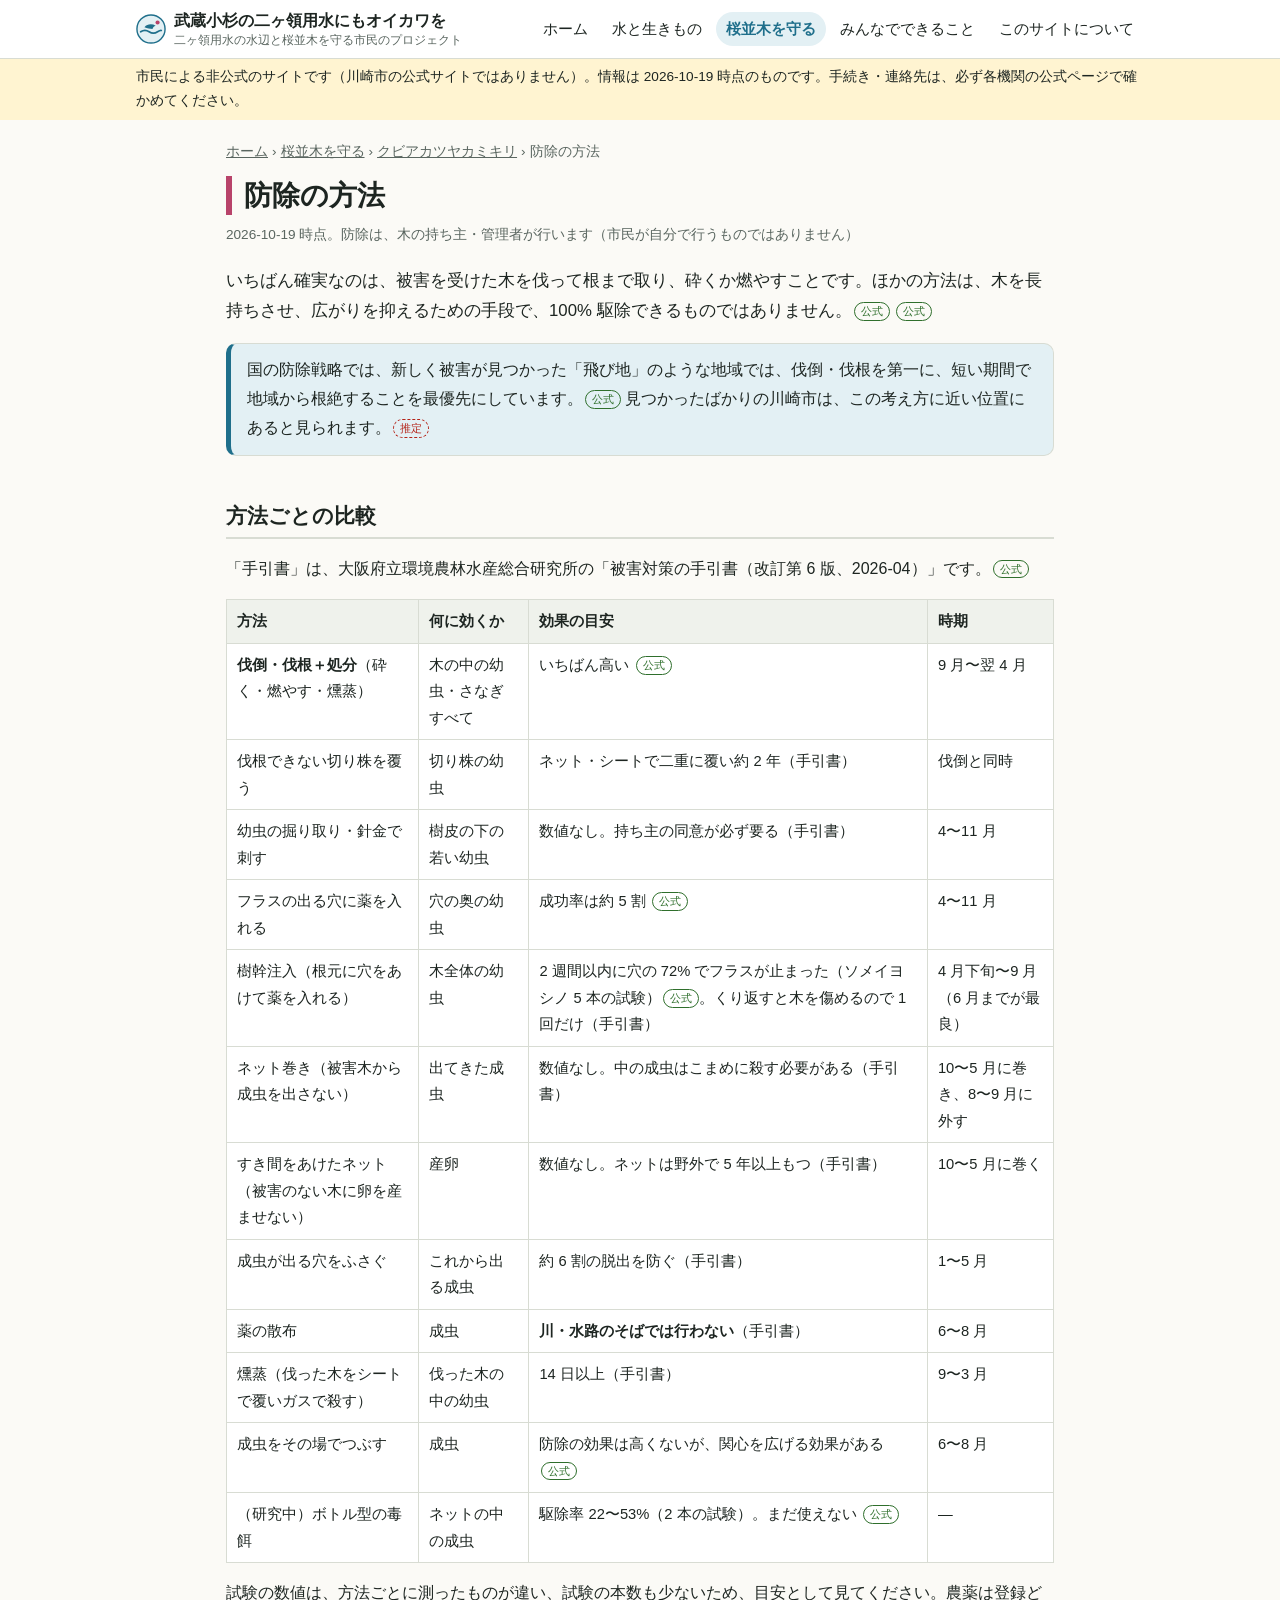
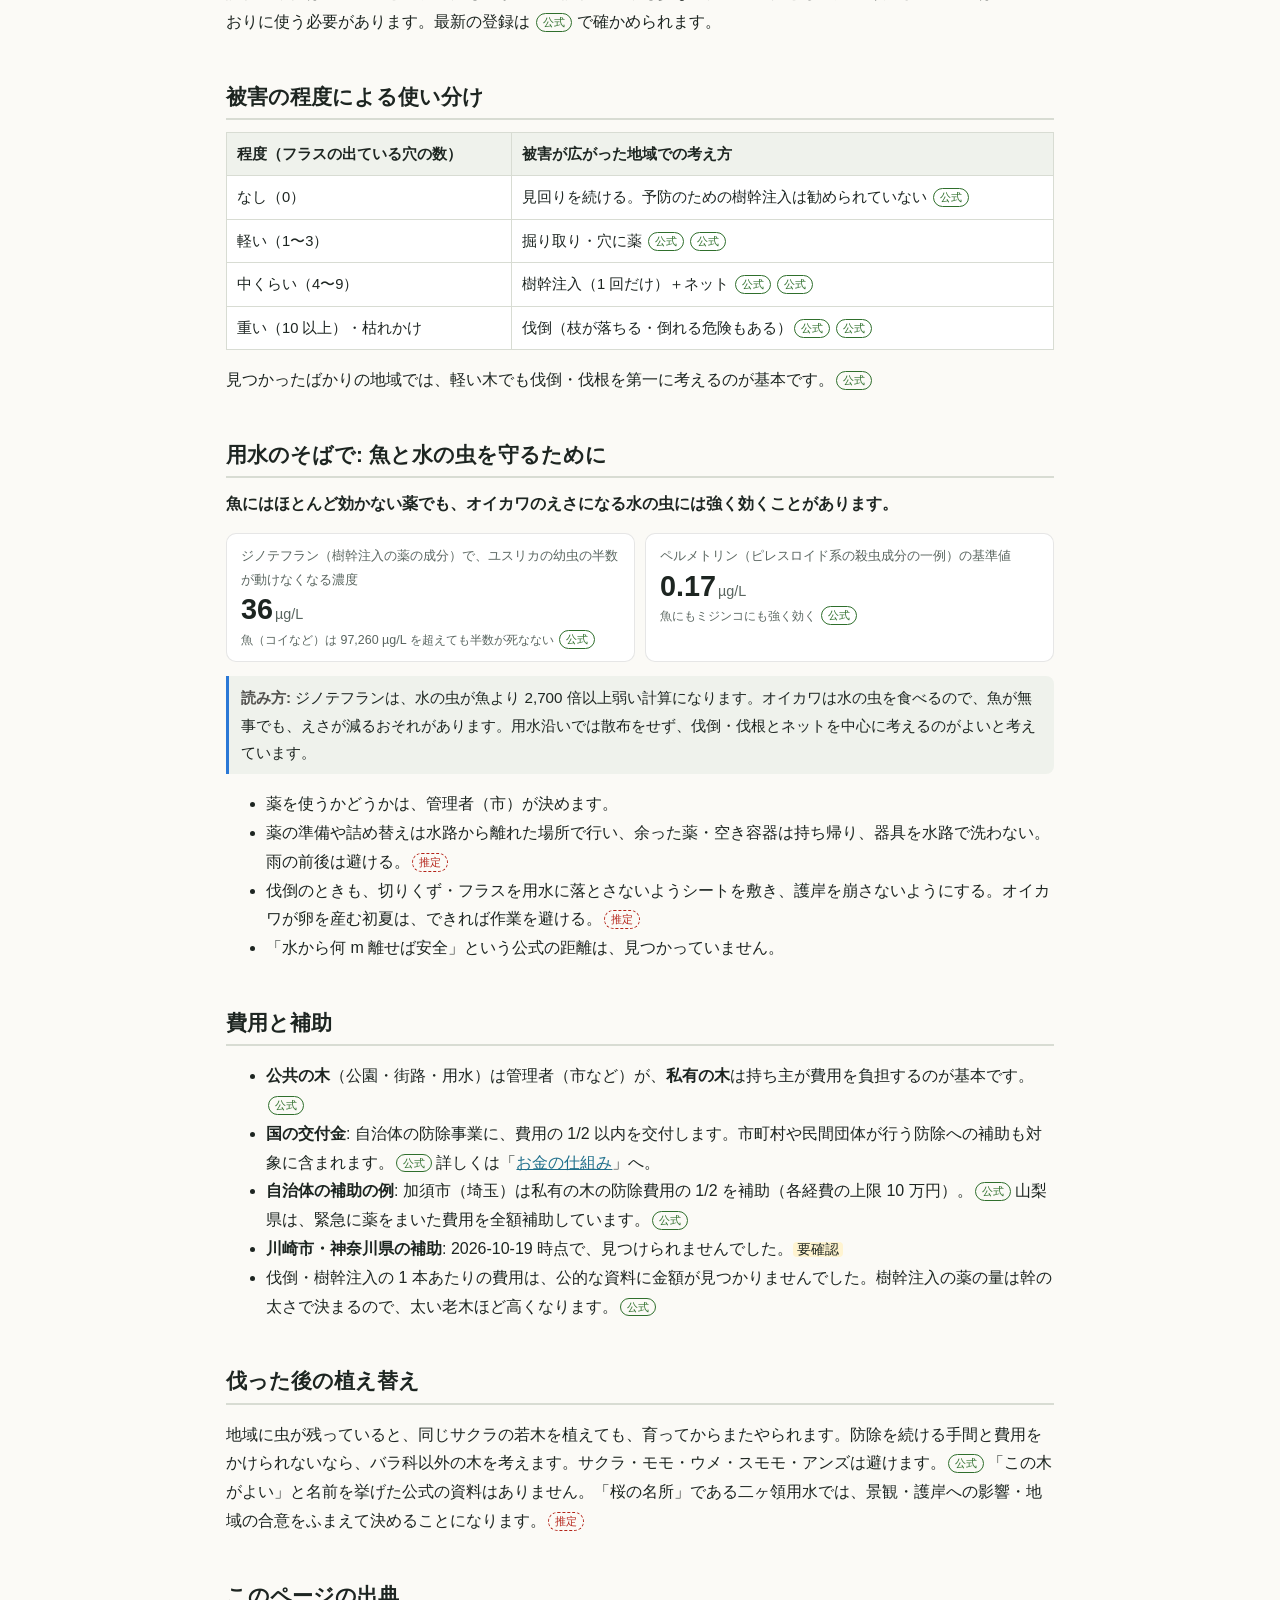
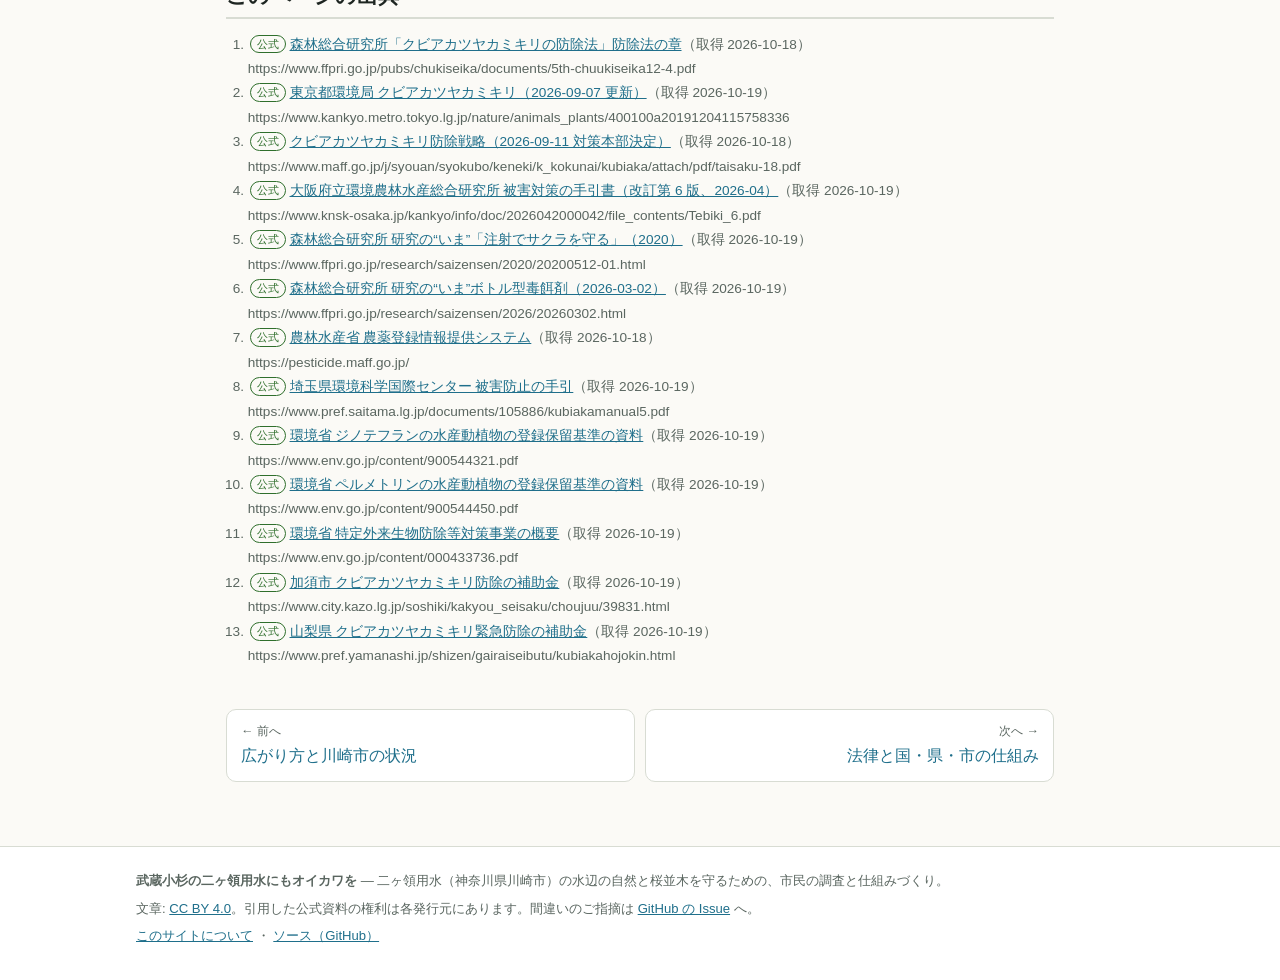
<file: docs/sakura/kubiaka/control.html>
<!DOCTYPE html>
<html lang="ja">
<head>
<meta charset="utf-8">
<meta name="viewport" content="width=device-width, initial-scale=1">
<meta http-equiv="Content-Security-Policy" content="default-src 'none'; style-src 'self'; script-src 'self'; img-src 'self' data:; base-uri 'none'; form-action 'none'">
<meta name="referrer" content="no-referrer">
<title>防除の方法｜武蔵小杉の二ヶ領用水にもオイカワを</title>
<meta name="description" content="クビアカツヤカミキリの防除の方法ごとの効果と時期、用水のそばでの注意、費用と補助、植え替え。">
<link rel="stylesheet" href="../../assets/site.css">
<link rel="icon" href="../../assets/icon.svg" type="image/svg+xml">

</head>
<body class="theme-sakura">
<a href="#main" class="skip">本文へ</a>
<header class="site-header"><div class="inner">
<a class="brand" href="../../index.html"><svg viewBox="0 0 32 32" aria-hidden="true"><circle cx="16" cy="16" r="15" class="lg-bg" stroke-width="1.5"/><path d="M5 19c3-2 6-2 9 0s6 2 9 0 4-1.5 4-1.5" fill="none" class="lg-wave" stroke-width="1.8" stroke-linecap="round"/><path d="M9 14c3-3.5 8-4 12-1.5-2 .6-3 2-3.4 3.4-2.6-.3-5.6-.8-8.6-1.9z" class="lg-fish"/><circle cx="23" cy="9" r="2.2" class="lg-sakura"/></svg><span>武蔵小杉の二ヶ領用水にもオイカワを<small>二ヶ領用水の水辺と桜並木を守る市民のプロジェクト</small></span></a>
<nav class="site-nav" aria-label="サイト内のメニュー"><ul><li><a href="../../index.html">ホーム</a></li><li><a href="../../water/index.html">水と生きもの</a></li><li><a href="../../sakura/index.html" class="active">桜並木を守る</a></li><li><a href="../../action/index.html">みんなでできること</a></li><li><a href="../../about.html">このサイトについて</a></li></ul></nav>
</div></header>
<div class="notice-bar"><div class="inner">市民による非公式のサイトです（川崎市の公式サイトではありません）。情報は 2026-10-19 時点のものです。手続き・連絡先は、必ず各機関の公式ページで確かめてください。</div></div>

<main id="main">
<nav class="breadcrumb" aria-label="パンくずリスト"><ol><li><a href="../../index.html">ホーム</a></li><li><a href="../../sakura/index.html">桜並木を守る</a></li><li><a href="../../sakura/kubiaka/index.html">クビアカツヤカミキリ</a></li><li aria-current="page">防除の方法</li></ol></nav><h1>防除の方法</h1>
<p class="page-meta">2026-10-19 時点。防除は、木の持ち主・管理者が行います（市民が自分で行うものではありません）</p>
<p class="intro">いちばん確実なのは、被害を受けた木を伐って根まで取り、砕くか燃やすことです。ほかの方法は、木を長持ちさせ、広がりを抑えるための手段で、100% 駆除できるものではありません。<a class="src official" href="https://www.ffpri.go.jp/pubs/chukiseika/documents/5th-chuukiseika12-4.pdf" target="_blank" rel="noopener noreferrer" title="森林総合研究所「クビアカツヤカミキリの防除法」防除法の章（取得 2026-10-18）">公式</a> <a class="src official" href="https://www.kankyo.metro.tokyo.lg.jp/nature/animals_plants/400100a20191204115758336" target="_blank" rel="noopener noreferrer" title="東京都環境局 クビアカツヤカミキリ（2026-09-07 更新）（取得 2026-10-19）">公式</a></p>
<div class="box key"><p>国の防除戦略では、新しく被害が見つかった「飛び地」のような地域では、伐倒・伐根を第一に、短い期間で地域から根絶することを最優先にしています。<a class="src official" href="https://www.maff.go.jp/j/syouan/syokubo/keneki/k_kokunai/kubiaka/attach/pdf/taisaku-18.pdf" target="_blank" rel="noopener noreferrer" title="クビアカツヤカミキリ防除戦略（2026-09-11 対策本部決定）（取得 2026-10-18）">公式</a> 見つかったばかりの川崎市は、この考え方に近い位置にあると見られます。<span class="src est" title="公開資料からの推定。確かめられていません">推定</span></p></div>
<h2>方法ごとの比較</h2>
<p>「手引書」は、大阪府立環境農林水産総合研究所の「被害対策の手引書（改訂第 6 版、2026-04）」です。<a class="src official" href="https://www.knsk-osaka.jp/kankyo/info/doc/2026042000042/file_contents/Tebiki_6.pdf" target="_blank" rel="noopener noreferrer" title="大阪府立環境農林水産総合研究所 被害対策の手引書（改訂第 6 版、2026-04）（取得 2026-10-19）">公式</a></p>
<div class="table-wrap"><table>
<thead><tr><th>方法</th><th>何に効くか</th><th>効果の目安</th><th>時期</th></tr></thead>
<tbody>
<tr><td><strong>伐倒・伐根＋処分</strong>（砕く・燃やす・燻蒸）</td><td>木の中の幼虫・さなぎすべて</td><td>いちばん高い <a class="src official" href="https://www.ffpri.go.jp/pubs/chukiseika/documents/5th-chuukiseika12-4.pdf" target="_blank" rel="noopener noreferrer" title="森林総合研究所「クビアカツヤカミキリの防除法」防除法の章（取得 2026-10-18）">公式</a></td><td>9 月〜翌 4 月</td></tr>
<tr><td>伐根できない切り株を覆う</td><td>切り株の幼虫</td><td>ネット・シートで二重に覆い約 2 年（手引書）</td><td>伐倒と同時</td></tr>
<tr><td>幼虫の掘り取り・針金で刺す</td><td>樹皮の下の若い幼虫</td><td>数値なし。持ち主の同意が必ず要る（手引書）</td><td>4〜11 月</td></tr>
<tr><td>フラスの出る穴に薬を入れる</td><td>穴の奥の幼虫</td><td>成功率は約 5 割 <a class="src official" href="https://www.ffpri.go.jp/pubs/chukiseika/documents/5th-chuukiseika12-4.pdf" target="_blank" rel="noopener noreferrer" title="森林総合研究所「クビアカツヤカミキリの防除法」防除法の章（取得 2026-10-18）">公式</a></td><td>4〜11 月</td></tr>
<tr><td>樹幹注入（根元に穴をあけて薬を入れる）</td><td>木全体の幼虫</td><td>2 週間以内に穴の 72% でフラスが止まった（ソメイヨシノ 5 本の試験）<a class="src official" href="https://www.ffpri.go.jp/research/saizensen/2020/20200512-01.html" target="_blank" rel="noopener noreferrer" title="森林総合研究所 研究の“いま”「注射でサクラを守る」（2020）（取得 2026-10-19）">公式</a>。くり返すと木を傷めるので 1 回だけ（手引書）</td><td>4 月下旬〜9 月（6 月までが最良）</td></tr>
<tr><td>ネット巻き（被害木から成虫を出さない）</td><td>出てきた成虫</td><td>数値なし。中の成虫はこまめに殺す必要がある（手引書）</td><td>10〜5 月に巻き、8〜9 月に外す</td></tr>
<tr><td>すき間をあけたネット（被害のない木に卵を産ませない）</td><td>産卵</td><td>数値なし。ネットは野外で 5 年以上もつ（手引書）</td><td>10〜5 月に巻く</td></tr>
<tr><td>成虫が出る穴をふさぐ</td><td>これから出る成虫</td><td>約 6 割の脱出を防ぐ（手引書）</td><td>1〜5 月</td></tr>
<tr><td>薬の散布</td><td>成虫</td><td><strong>川・水路のそばでは行わない</strong>（手引書）</td><td>6〜8 月</td></tr>
<tr><td>燻蒸（伐った木をシートで覆いガスで殺す）</td><td>伐った木の中の幼虫</td><td>14 日以上（手引書）</td><td>9〜3 月</td></tr>
<tr><td>成虫をその場でつぶす</td><td>成虫</td><td>防除の効果は高くないが、関心を広げる効果がある <a class="src official" href="https://www.ffpri.go.jp/pubs/chukiseika/documents/5th-chuukiseika12-4.pdf" target="_blank" rel="noopener noreferrer" title="森林総合研究所「クビアカツヤカミキリの防除法」防除法の章（取得 2026-10-18）">公式</a></td><td>6〜8 月</td></tr>
<tr><td>（研究中）ボトル型の毒餌</td><td>ネットの中の成虫</td><td>駆除率 22〜53%（2 本の試験）。まだ使えない <a class="src official" href="https://www.ffpri.go.jp/research/saizensen/2026/20260302.html" target="_blank" rel="noopener noreferrer" title="森林総合研究所 研究の“いま”ボトル型毒餌剤（2026-03-02）（取得 2026-10-19）">公式</a></td><td>—</td></tr>
</tbody></table></div>
<p>試験の数値は、方法ごとに測ったものが違い、試験の本数も少ないため、目安として見てください。農薬は登録どおりに使う必要があります。最新の登録は <a class="src official" href="https://pesticide.maff.go.jp/" target="_blank" rel="noopener noreferrer" title="農林水産省 農薬登録情報提供システム（取得 2026-10-18）">公式</a> で確かめられます。</p>
<h2>被害の程度による使い分け</h2>
<div class="table-wrap"><table>
<thead><tr><th>程度（フラスの出ている穴の数）</th><th>被害が広がった地域での考え方</th></tr></thead>
<tbody>
<tr><td>なし（0）</td><td>見回りを続ける。予防のための樹幹注入は勧められていない <a class="src official" href="https://www.ffpri.go.jp/pubs/chukiseika/documents/5th-chuukiseika12-4.pdf" target="_blank" rel="noopener noreferrer" title="森林総合研究所「クビアカツヤカミキリの防除法」防除法の章（取得 2026-10-18）">公式</a></td></tr>
<tr><td>軽い（1〜3）</td><td>掘り取り・穴に薬 <a class="src official" href="https://www.ffpri.go.jp/pubs/chukiseika/documents/5th-chuukiseika12-4.pdf" target="_blank" rel="noopener noreferrer" title="森林総合研究所「クビアカツヤカミキリの防除法」防除法の章（取得 2026-10-18）">公式</a> <a class="src official" href="https://www.pref.saitama.lg.jp/documents/105886/kubiakamanual5.pdf" target="_blank" rel="noopener noreferrer" title="埼玉県環境科学国際センター 被害防止の手引（取得 2026-10-19）">公式</a></td></tr>
<tr><td>中くらい（4〜9）</td><td>樹幹注入（1 回だけ）＋ネット <a class="src official" href="https://www.ffpri.go.jp/pubs/chukiseika/documents/5th-chuukiseika12-4.pdf" target="_blank" rel="noopener noreferrer" title="森林総合研究所「クビアカツヤカミキリの防除法」防除法の章（取得 2026-10-18）">公式</a> <a class="src official" href="https://www.knsk-osaka.jp/kankyo/info/doc/2026042000042/file_contents/Tebiki_6.pdf" target="_blank" rel="noopener noreferrer" title="大阪府立環境農林水産総合研究所 被害対策の手引書（改訂第 6 版、2026-04）（取得 2026-10-19）">公式</a></td></tr>
<tr><td>重い（10 以上）・枯れかけ</td><td>伐倒（枝が落ちる・倒れる危険もある）<a class="src official" href="https://www.ffpri.go.jp/pubs/chukiseika/documents/5th-chuukiseika12-4.pdf" target="_blank" rel="noopener noreferrer" title="森林総合研究所「クビアカツヤカミキリの防除法」防除法の章（取得 2026-10-18）">公式</a> <a class="src official" href="https://www.pref.saitama.lg.jp/documents/105886/kubiakamanual5.pdf" target="_blank" rel="noopener noreferrer" title="埼玉県環境科学国際センター 被害防止の手引（取得 2026-10-19）">公式</a></td></tr>
</tbody></table></div>
<p>見つかったばかりの地域では、軽い木でも伐倒・伐根を第一に考えるのが基本です。<a class="src official" href="https://www.maff.go.jp/j/syouan/syokubo/keneki/k_kokunai/kubiaka/attach/pdf/taisaku-18.pdf" target="_blank" rel="noopener noreferrer" title="クビアカツヤカミキリ防除戦略（2026-09-11 対策本部決定）（取得 2026-10-18）">公式</a></p>
<h2 id="water">用水のそばで: 魚と水の虫を守るために</h2>
<p class="lead">魚にはほとんど効かない薬でも、オイカワのえさになる水の虫には強く効くことがあります。</p>
<div class="stats">
<div class="stat"><div class="stat-label">ジノテフラン（樹幹注入の薬の成分）で、ユスリカの幼虫の半数が動けなくなる濃度</div><div class="stat-value">36<span class="stat-unit">µg/L</span></div><div class="stat-sub">魚（コイなど）は 97,260 µg/L を超えても半数が死なない <a class="src official" href="https://www.env.go.jp/content/900544321.pdf" target="_blank" rel="noopener noreferrer" title="環境省 ジノテフランの水産動植物の登録保留基準の資料（取得 2026-10-19）">公式</a></div></div>
<div class="stat"><div class="stat-label">ペルメトリン（ピレスロイド系の殺虫成分の一例）の基準値</div><div class="stat-value">0.17<span class="stat-unit">µg/L</span></div><div class="stat-sub">魚にもミジンコにも強く効く <a class="src official" href="https://www.env.go.jp/content/900544450.pdf" target="_blank" rel="noopener noreferrer" title="環境省 ペルメトリンの水産動植物の登録保留基準の資料（取得 2026-10-19）">公式</a></div></div>
</div>
<p class="takeaway">ジノテフランは、水の虫が魚より 2,700 倍以上弱い計算になります。オイカワは水の虫を食べるので、魚が無事でも、えさが減るおそれがあります。用水沿いでは散布をせず、伐倒・伐根とネットを中心に考えるのがよいと考えています。</p>
<ul>
<li>薬を使うかどうかは、管理者（市）が決めます。</li>
<li>薬の準備や詰め替えは水路から離れた場所で行い、余った薬・空き容器は持ち帰り、器具を水路で洗わない。雨の前後は避ける。<span class="src est" title="公開資料からの推定。確かめられていません">推定</span></li>
<li>伐倒のときも、切りくず・フラスを用水に落とさないようシートを敷き、護岸を崩さないようにする。オイカワが卵を産む初夏は、できれば作業を避ける。<span class="src est" title="公開資料からの推定。確かめられていません">推定</span></li>
<li>「水から何 m 離せば安全」という公式の距離は、見つかっていません。</li>
</ul>
<h2>費用と補助</h2>
<ul>
<li><strong>公共の木</strong>（公園・街路・用水）は管理者（市など）が、<strong>私有の木</strong>は持ち主が費用を負担するのが基本です。<a class="src official" href="https://www.maff.go.jp/j/syouan/syokubo/keneki/k_kokunai/kubiaka/attach/pdf/taisaku-18.pdf" target="_blank" rel="noopener noreferrer" title="クビアカツヤカミキリ防除戦略（2026-09-11 対策本部決定）（取得 2026-10-18）">公式</a></li>
<li><strong>国の交付金</strong>: 自治体の防除事業に、費用の 1/2 以内を交付します。市町村や民間団体が行う防除への補助も対象に含まれます。<a class="src official" href="https://www.env.go.jp/content/000433736.pdf" target="_blank" rel="noopener noreferrer" title="環境省 特定外来生物防除等対策事業の概要（取得 2026-10-19）">公式</a> 詳しくは「<a href="../../sakura/kubiaka/rules.html#money">お金の仕組み</a>」へ。</li>
<li><strong>自治体の補助の例</strong>: 加須市（埼玉）は私有の木の防除費用の 1/2 を補助（各経費の上限 10 万円）。<a class="src official" href="https://www.city.kazo.lg.jp/soshiki/kakyou_seisaku/choujuu/39831.html" target="_blank" rel="noopener noreferrer" title="加須市 クビアカツヤカミキリ防除の補助金（取得 2026-10-19）">公式</a> 山梨県は、緊急に薬をまいた費用を全額補助しています。<a class="src official" href="https://www.pref.yamanashi.jp/shizen/gairaiseibutu/kubiakahojokin.html" target="_blank" rel="noopener noreferrer" title="山梨県 クビアカツヤカミキリ緊急防除の補助金（取得 2026-10-19）">公式</a></li>
<li><strong>川崎市・神奈川県の補助</strong>: 2026-10-19 時点で、見つけられませんでした。<span class="tbc">要確認</span></li>
<li>伐倒・樹幹注入の 1 本あたりの費用は、公的な資料に金額が見つかりませんでした。樹幹注入の薬の量は幹の太さで決まるので、太い老木ほど高くなります。<a class="src official" href="https://www.knsk-osaka.jp/kankyo/info/doc/2026042000042/file_contents/Tebiki_6.pdf" target="_blank" rel="noopener noreferrer" title="大阪府立環境農林水産総合研究所 被害対策の手引書（改訂第 6 版、2026-04）（取得 2026-10-19）">公式</a></li>
</ul>
<h2>伐った後の植え替え</h2>
<p>地域に虫が残っていると、同じサクラの若木を植えても、育ってからまたやられます。防除を続ける手間と費用をかけられないなら、バラ科以外の木を考えます。サクラ・モモ・ウメ・スモモ・アンズは避けます。<a class="src official" href="https://www.knsk-osaka.jp/kankyo/info/doc/2026042000042/file_contents/Tebiki_6.pdf" target="_blank" rel="noopener noreferrer" title="大阪府立環境農林水産総合研究所 被害対策の手引書（改訂第 6 版、2026-04）（取得 2026-10-19）">公式</a> 「この木がよい」と名前を挙げた公式の資料はありません。「桜の名所」である二ヶ領用水では、景観・護岸への影響・地域の合意をふまえて決めることになります。<span class="src est" title="公開資料からの推定。確かめられていません">推定</span></p>
<h2 id="sources">このページの出典</h2><ol class="sources"><li><span class="src official">公式</span> <a href="https://www.ffpri.go.jp/pubs/chukiseika/documents/5th-chuukiseika12-4.pdf" target="_blank" rel="noopener noreferrer">森林総合研究所「クビアカツヤカミキリの防除法」防除法の章</a>（取得 2026-10-18）<br>https://www.ffpri.go.jp/pubs/chukiseika/documents/5th-chuukiseika12-4.pdf</li><li><span class="src official">公式</span> <a href="https://www.kankyo.metro.tokyo.lg.jp/nature/animals_plants/400100a20191204115758336" target="_blank" rel="noopener noreferrer">東京都環境局 クビアカツヤカミキリ（2026-09-07 更新）</a>（取得 2026-10-19）<br>https://www.kankyo.metro.tokyo.lg.jp/nature/animals_plants/400100a20191204115758336</li><li><span class="src official">公式</span> <a href="https://www.maff.go.jp/j/syouan/syokubo/keneki/k_kokunai/kubiaka/attach/pdf/taisaku-18.pdf" target="_blank" rel="noopener noreferrer">クビアカツヤカミキリ防除戦略（2026-09-11 対策本部決定）</a>（取得 2026-10-18）<br>https://www.maff.go.jp/j/syouan/syokubo/keneki/k_kokunai/kubiaka/attach/pdf/taisaku-18.pdf</li><li><span class="src official">公式</span> <a href="https://www.knsk-osaka.jp/kankyo/info/doc/2026042000042/file_contents/Tebiki_6.pdf" target="_blank" rel="noopener noreferrer">大阪府立環境農林水産総合研究所 被害対策の手引書（改訂第 6 版、2026-04）</a>（取得 2026-10-19）<br>https://www.knsk-osaka.jp/kankyo/info/doc/2026042000042/file_contents/Tebiki_6.pdf</li><li><span class="src official">公式</span> <a href="https://www.ffpri.go.jp/research/saizensen/2020/20200512-01.html" target="_blank" rel="noopener noreferrer">森林総合研究所 研究の“いま”「注射でサクラを守る」（2020）</a>（取得 2026-10-19）<br>https://www.ffpri.go.jp/research/saizensen/2020/20200512-01.html</li><li><span class="src official">公式</span> <a href="https://www.ffpri.go.jp/research/saizensen/2026/20260302.html" target="_blank" rel="noopener noreferrer">森林総合研究所 研究の“いま”ボトル型毒餌剤（2026-03-02）</a>（取得 2026-10-19）<br>https://www.ffpri.go.jp/research/saizensen/2026/20260302.html</li><li><span class="src official">公式</span> <a href="https://pesticide.maff.go.jp/" target="_blank" rel="noopener noreferrer">農林水産省 農薬登録情報提供システム</a>（取得 2026-10-18）<br>https://pesticide.maff.go.jp/</li><li><span class="src official">公式</span> <a href="https://www.pref.saitama.lg.jp/documents/105886/kubiakamanual5.pdf" target="_blank" rel="noopener noreferrer">埼玉県環境科学国際センター 被害防止の手引</a>（取得 2026-10-19）<br>https://www.pref.saitama.lg.jp/documents/105886/kubiakamanual5.pdf</li><li><span class="src official">公式</span> <a href="https://www.env.go.jp/content/900544321.pdf" target="_blank" rel="noopener noreferrer">環境省 ジノテフランの水産動植物の登録保留基準の資料</a>（取得 2026-10-19）<br>https://www.env.go.jp/content/900544321.pdf</li><li><span class="src official">公式</span> <a href="https://www.env.go.jp/content/900544450.pdf" target="_blank" rel="noopener noreferrer">環境省 ペルメトリンの水産動植物の登録保留基準の資料</a>（取得 2026-10-19）<br>https://www.env.go.jp/content/900544450.pdf</li><li><span class="src official">公式</span> <a href="https://www.env.go.jp/content/000433736.pdf" target="_blank" rel="noopener noreferrer">環境省 特定外来生物防除等対策事業の概要</a>（取得 2026-10-19）<br>https://www.env.go.jp/content/000433736.pdf</li><li><span class="src official">公式</span> <a href="https://www.city.kazo.lg.jp/soshiki/kakyou_seisaku/choujuu/39831.html" target="_blank" rel="noopener noreferrer">加須市 クビアカツヤカミキリ防除の補助金</a>（取得 2026-10-19）<br>https://www.city.kazo.lg.jp/soshiki/kakyou_seisaku/choujuu/39831.html</li><li><span class="src official">公式</span> <a href="https://www.pref.yamanashi.jp/shizen/gairaiseibutu/kubiakahojokin.html" target="_blank" rel="noopener noreferrer">山梨県 クビアカツヤカミキリ緊急防除の補助金</a>（取得 2026-10-19）<br>https://www.pref.yamanashi.jp/shizen/gairaiseibutu/kubiakahojokin.html</li></ol><nav class="pager" aria-label="前後のページ"><a class="prev" href="../../sakura/kubiaka/status.html"><small>← 前へ</small>広がり方と川崎市の状況</a><a class="next" href="../../sakura/kubiaka/rules.html"><small>次へ →</small>法律と国・県・市の仕組み</a></nav>
</main>
<footer class="site-footer"><div class="inner">
<p><b>武蔵小杉の二ヶ領用水にもオイカワを</b> — 二ヶ領用水（神奈川県川崎市）の水辺の自然と桜並木を守るための、市民の調査と仕組みづくり。</p>
<p>文章: <a href="https://github.com/otajisan/nikaryo-oikawa/blob/main/LICENSE-docs" target="_blank" rel="noopener noreferrer">CC BY 4.0</a>。引用した公式資料の権利は各発行元にあります。間違いのご指摘は <a href="https://github.com/otajisan/nikaryo-oikawa/issues" target="_blank" rel="noopener noreferrer">GitHub の Issue</a> へ。</p>
<p><a href="../../about.html">このサイトについて</a> ・ <a href="https://github.com/otajisan/nikaryo-oikawa" target="_blank" rel="noopener noreferrer">ソース（GitHub）</a></p>
</div></footer>
<div class="viz-tip" role="status" aria-live="polite"></div>
</body>
</html>
</file>
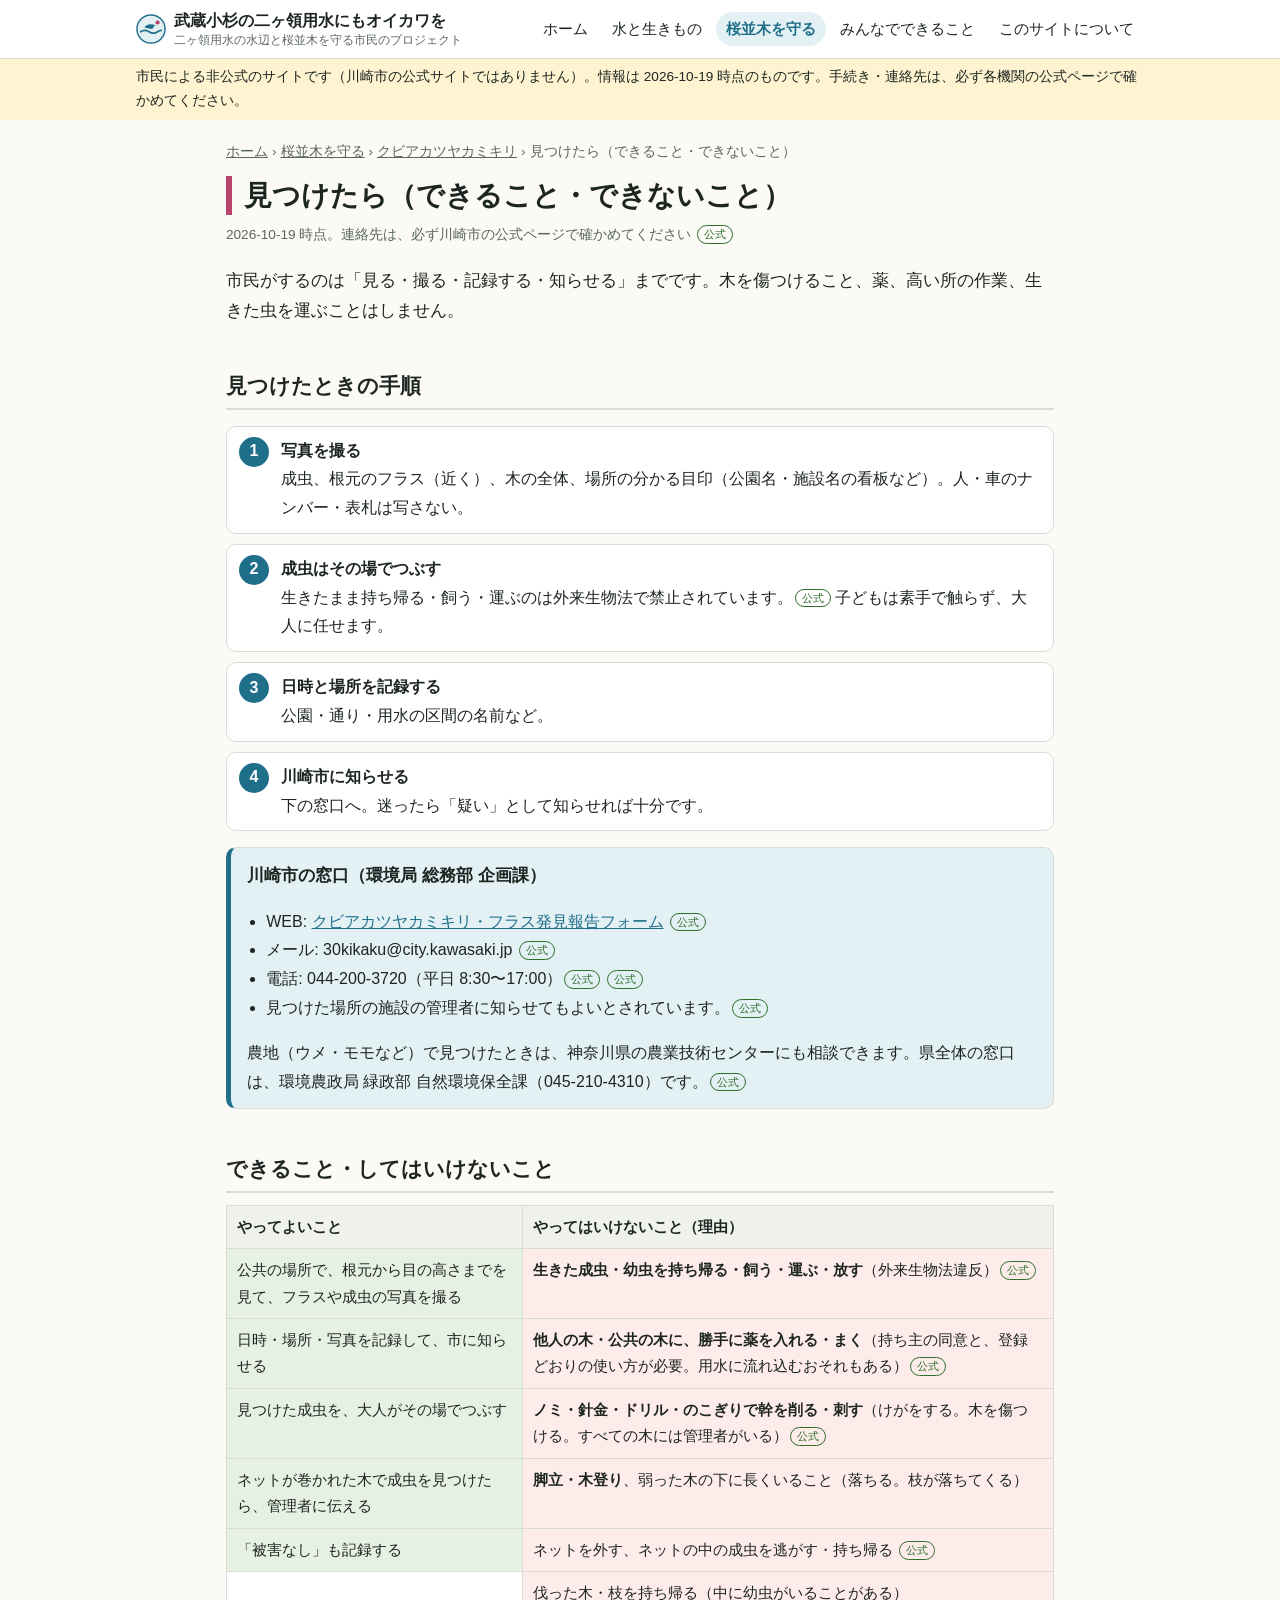
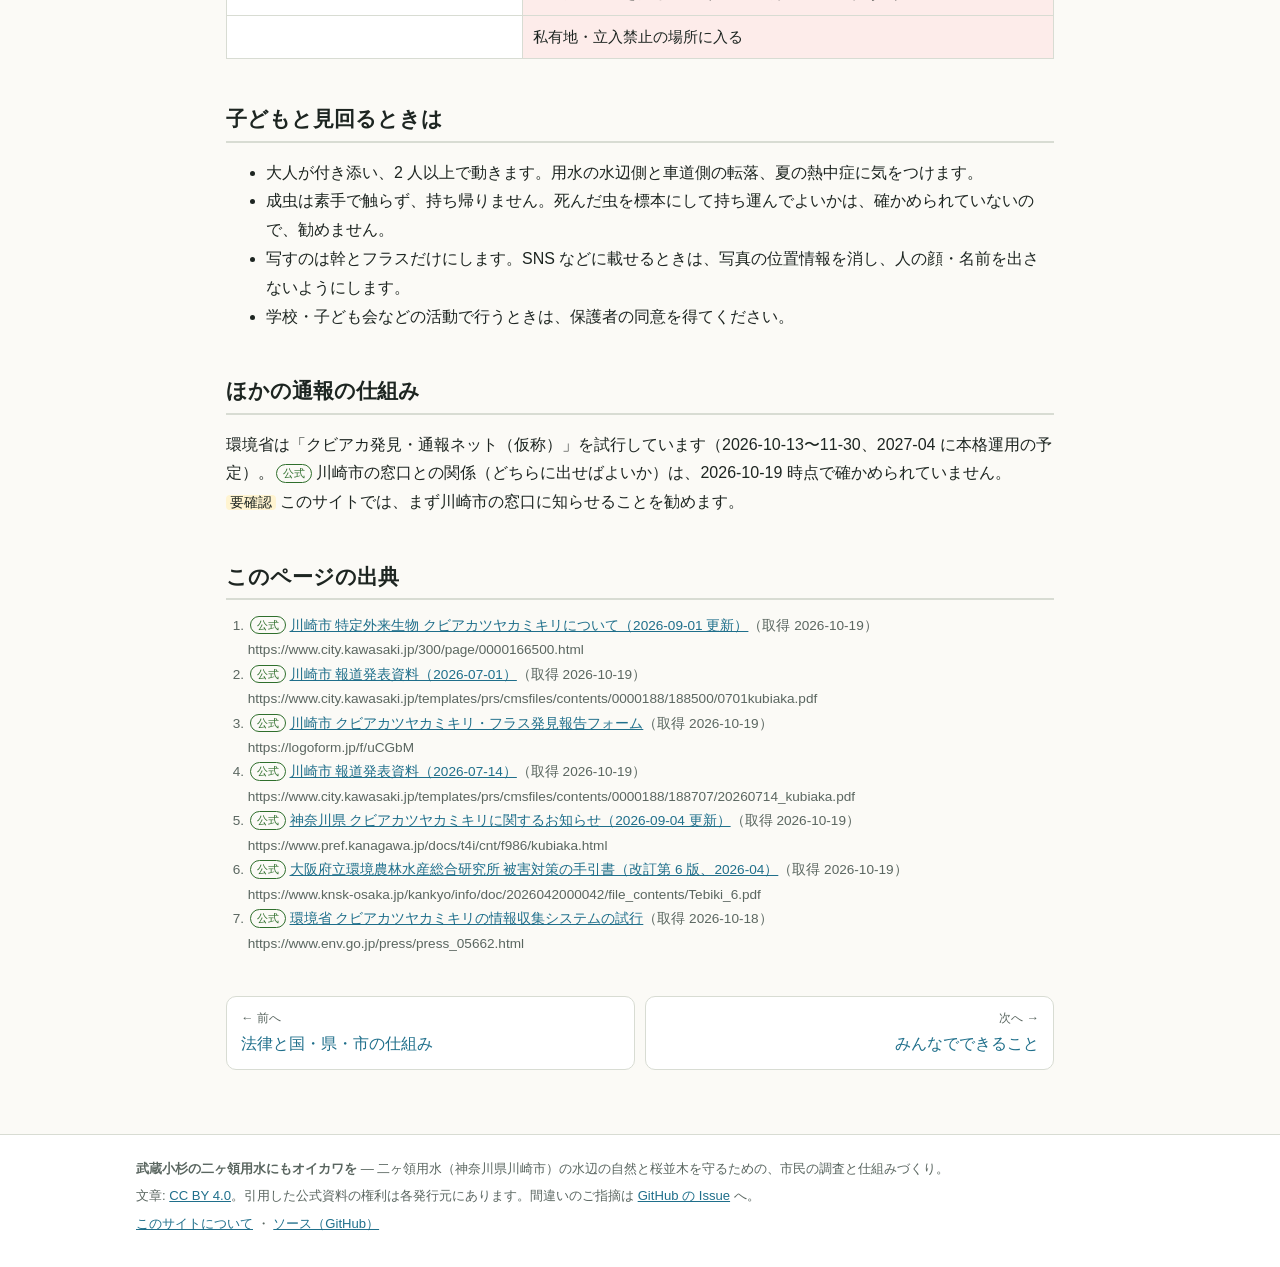
<file: docs/sakura/kubiaka/found.html>
<!DOCTYPE html>
<html lang="ja">
<head>
<meta charset="utf-8">
<meta name="viewport" content="width=device-width, initial-scale=1">
<meta http-equiv="Content-Security-Policy" content="default-src 'none'; style-src 'self'; script-src 'self'; img-src 'self' data:; base-uri 'none'; form-action 'none'">
<meta name="referrer" content="no-referrer">
<title>見つけたら（できること・できないこと）｜武蔵小杉の二ヶ領用水にもオイカワを</title>
<meta name="description" content="クビアカツヤカミキリを見つけたときの手順と通報先、市民・子どもができること・してはいけないこと。">
<link rel="stylesheet" href="../../assets/site.css">
<link rel="icon" href="../../assets/icon.svg" type="image/svg+xml">

</head>
<body class="theme-sakura">
<a href="#main" class="skip">本文へ</a>
<header class="site-header"><div class="inner">
<a class="brand" href="../../index.html"><svg viewBox="0 0 32 32" aria-hidden="true"><circle cx="16" cy="16" r="15" class="lg-bg" stroke-width="1.5"/><path d="M5 19c3-2 6-2 9 0s6 2 9 0 4-1.5 4-1.5" fill="none" class="lg-wave" stroke-width="1.8" stroke-linecap="round"/><path d="M9 14c3-3.5 8-4 12-1.5-2 .6-3 2-3.4 3.4-2.6-.3-5.6-.8-8.6-1.9z" class="lg-fish"/><circle cx="23" cy="9" r="2.2" class="lg-sakura"/></svg><span>武蔵小杉の二ヶ領用水にもオイカワを<small>二ヶ領用水の水辺と桜並木を守る市民のプロジェクト</small></span></a>
<nav class="site-nav" aria-label="サイト内のメニュー"><ul><li><a href="../../index.html">ホーム</a></li><li><a href="../../water/index.html">水と生きもの</a></li><li><a href="../../sakura/index.html" class="active">桜並木を守る</a></li><li><a href="../../action/index.html">みんなでできること</a></li><li><a href="../../about.html">このサイトについて</a></li></ul></nav>
</div></header>
<div class="notice-bar"><div class="inner">市民による非公式のサイトです（川崎市の公式サイトではありません）。情報は 2026-10-19 時点のものです。手続き・連絡先は、必ず各機関の公式ページで確かめてください。</div></div>

<main id="main">
<nav class="breadcrumb" aria-label="パンくずリスト"><ol><li><a href="../../index.html">ホーム</a></li><li><a href="../../sakura/index.html">桜並木を守る</a></li><li><a href="../../sakura/kubiaka/index.html">クビアカツヤカミキリ</a></li><li aria-current="page">見つけたら（できること・できないこと）</li></ol></nav><h1>見つけたら（できること・できないこと）</h1>
<p class="page-meta">2026-10-19 時点。連絡先は、必ず川崎市の公式ページで確かめてください <a class="src official" href="https://www.city.kawasaki.jp/300/page/0000166500.html" target="_blank" rel="noopener noreferrer" title="川崎市 特定外来生物 クビアカツヤカミキリについて（2026-09-01 更新）（取得 2026-10-19）">公式</a></p>
<p class="intro">市民がするのは「見る・撮る・記録する・知らせる」までです。木を傷つけること、薬、高い所の作業、生きた虫を運ぶことはしません。</p>
<h2>見つけたときの手順</h2>
<ol class="steps">
<li><b>写真を撮る</b>成虫、根元のフラス（近く）、木の全体、場所の分かる目印（公園名・施設名の看板など）。人・車のナンバー・表札は写さない。</li>
<li><b>成虫はその場でつぶす</b>生きたまま持ち帰る・飼う・運ぶのは外来生物法で禁止されています。<a class="src official" href="https://www.city.kawasaki.jp/templates/prs/cmsfiles/contents/0000188/188500/0701kubiaka.pdf" target="_blank" rel="noopener noreferrer" title="川崎市 報道発表資料（2026-07-01）（取得 2026-10-19）">公式</a> 子どもは素手で触らず、大人に任せます。</li>
<li><b>日時と場所を記録する</b>公園・通り・用水の区間の名前など。</li>
<li><b>川崎市に知らせる</b>下の窓口へ。迷ったら「疑い」として知らせれば十分です。</li>
</ol>
<div class="box key">
<h3>川崎市の窓口（環境局 総務部 企画課）</h3>
<ul>
<li>WEB: <a href="https://logoform.jp/f/uCGbM" target="_blank" rel="noopener noreferrer">クビアカツヤカミキリ・フラス発見報告フォーム</a> <a class="src official" href="https://logoform.jp/f/uCGbM" target="_blank" rel="noopener noreferrer" title="川崎市 クビアカツヤカミキリ・フラス発見報告フォーム（取得 2026-10-19）">公式</a></li>
<li>メール: 30kikaku@city.kawasaki.jp <a class="src official" href="https://www.city.kawasaki.jp/300/page/0000166500.html" target="_blank" rel="noopener noreferrer" title="川崎市 特定外来生物 クビアカツヤカミキリについて（2026-09-01 更新）（取得 2026-10-19）">公式</a></li>
<li>電話: 044-200-3720（平日 8:30〜17:00）<a class="src official" href="https://www.city.kawasaki.jp/300/page/0000166500.html" target="_blank" rel="noopener noreferrer" title="川崎市 特定外来生物 クビアカツヤカミキリについて（2026-09-01 更新）（取得 2026-10-19）">公式</a> <a class="src official" href="https://www.city.kawasaki.jp/templates/prs/cmsfiles/contents/0000188/188707/20260714_kubiaka.pdf" target="_blank" rel="noopener noreferrer" title="川崎市 報道発表資料（2026-07-14）（取得 2026-10-19）">公式</a></li>
<li>見つけた場所の施設の管理者に知らせてもよいとされています。<a class="src official" href="https://www.city.kawasaki.jp/300/page/0000166500.html" target="_blank" rel="noopener noreferrer" title="川崎市 特定外来生物 クビアカツヤカミキリについて（2026-09-01 更新）（取得 2026-10-19）">公式</a></li>
</ul>
<p>農地（ウメ・モモなど）で見つけたときは、神奈川県の農業技術センターにも相談できます。県全体の窓口は、環境農政局 緑政部 自然環境保全課（045-210-4310）です。<a class="src official" href="https://www.pref.kanagawa.jp/docs/t4i/cnt/f986/kubiaka.html" target="_blank" rel="noopener noreferrer" title="神奈川県 クビアカツヤカミキリに関するお知らせ（2026-09-04 更新）（取得 2026-10-19）">公式</a></p>
</div>
<h2>できること・してはいけないこと</h2>
<div class="table-wrap"><table>
<thead><tr><th>やってよいこと</th><th>やってはいけないこと（理由）</th></tr></thead>
<tbody>
<tr><td class="ok">公共の場所で、根元から目の高さまでを見て、フラスや成虫の写真を撮る</td><td class="ng"><strong>生きた成虫・幼虫を持ち帰る・飼う・運ぶ・放す</strong>（外来生物法違反）<a class="src official" href="https://www.city.kawasaki.jp/templates/prs/cmsfiles/contents/0000188/188500/0701kubiaka.pdf" target="_blank" rel="noopener noreferrer" title="川崎市 報道発表資料（2026-07-01）（取得 2026-10-19）">公式</a></td></tr>
<tr><td class="ok">日時・場所・写真を記録して、市に知らせる</td><td class="ng"><strong>他人の木・公共の木に、勝手に薬を入れる・まく</strong>（持ち主の同意と、登録どおりの使い方が必要。用水に流れ込むおそれもある）<a class="src official" href="https://www.knsk-osaka.jp/kankyo/info/doc/2026042000042/file_contents/Tebiki_6.pdf" target="_blank" rel="noopener noreferrer" title="大阪府立環境農林水産総合研究所 被害対策の手引書（改訂第 6 版、2026-04）（取得 2026-10-19）">公式</a></td></tr>
<tr><td class="ok">見つけた成虫を、大人がその場でつぶす</td><td class="ng"><strong>ノミ・針金・ドリル・のこぎりで幹を削る・刺す</strong>（けがをする。木を傷つける。すべての木には管理者がいる）<a class="src official" href="https://www.knsk-osaka.jp/kankyo/info/doc/2026042000042/file_contents/Tebiki_6.pdf" target="_blank" rel="noopener noreferrer" title="大阪府立環境農林水産総合研究所 被害対策の手引書（改訂第 6 版、2026-04）（取得 2026-10-19）">公式</a></td></tr>
<tr><td class="ok">ネットが巻かれた木で成虫を見つけたら、管理者に伝える</td><td class="ng"><strong>脚立・木登り</strong>、弱った木の下に長くいること（落ちる。枝が落ちてくる）</td></tr>
<tr><td class="ok">「被害なし」も記録する</td><td class="ng">ネットを外す、ネットの中の成虫を逃がす・持ち帰る <a class="src official" href="https://www.knsk-osaka.jp/kankyo/info/doc/2026042000042/file_contents/Tebiki_6.pdf" target="_blank" rel="noopener noreferrer" title="大阪府立環境農林水産総合研究所 被害対策の手引書（改訂第 6 版、2026-04）（取得 2026-10-19）">公式</a></td></tr>
<tr><td></td><td class="ng">伐った木・枝を持ち帰る（中に幼虫がいることがある）</td></tr>
<tr><td></td><td class="ng">私有地・立入禁止の場所に入る</td></tr>
</tbody></table></div>
<h2>子どもと見回るときは</h2>
<ul>
<li>大人が付き添い、2 人以上で動きます。用水の水辺側と車道側の転落、夏の熱中症に気をつけます。</li>
<li>成虫は素手で触らず、持ち帰りません。死んだ虫を標本にして持ち運んでよいかは、確かめられていないので、勧めません。</li>
<li>写すのは幹とフラスだけにします。SNS などに載せるときは、写真の位置情報を消し、人の顔・名前を出さないようにします。</li>
<li>学校・子ども会などの活動で行うときは、保護者の同意を得てください。</li>
</ul>
<h2>ほかの通報の仕組み</h2>
<p>環境省は「クビアカ発見・通報ネット（仮称）」を試行しています（2026-10-13〜11-30、2027-04 に本格運用の予定）。<a class="src official" href="https://www.env.go.jp/press/press_05662.html" target="_blank" rel="noopener noreferrer" title="環境省 クビアカツヤカミキリの情報収集システムの試行（取得 2026-10-18）">公式</a> 川崎市の窓口との関係（どちらに出せばよいか）は、2026-10-19 時点で確かめられていません。<span class="tbc">要確認</span> このサイトでは、まず川崎市の窓口に知らせることを勧めます。</p>
<h2 id="sources">このページの出典</h2><ol class="sources"><li><span class="src official">公式</span> <a href="https://www.city.kawasaki.jp/300/page/0000166500.html" target="_blank" rel="noopener noreferrer">川崎市 特定外来生物 クビアカツヤカミキリについて（2026-09-01 更新）</a>（取得 2026-10-19）<br>https://www.city.kawasaki.jp/300/page/0000166500.html</li><li><span class="src official">公式</span> <a href="https://www.city.kawasaki.jp/templates/prs/cmsfiles/contents/0000188/188500/0701kubiaka.pdf" target="_blank" rel="noopener noreferrer">川崎市 報道発表資料（2026-07-01）</a>（取得 2026-10-19）<br>https://www.city.kawasaki.jp/templates/prs/cmsfiles/contents/0000188/188500/0701kubiaka.pdf</li><li><span class="src official">公式</span> <a href="https://logoform.jp/f/uCGbM" target="_blank" rel="noopener noreferrer">川崎市 クビアカツヤカミキリ・フラス発見報告フォーム</a>（取得 2026-10-19）<br>https://logoform.jp/f/uCGbM</li><li><span class="src official">公式</span> <a href="https://www.city.kawasaki.jp/templates/prs/cmsfiles/contents/0000188/188707/20260714_kubiaka.pdf" target="_blank" rel="noopener noreferrer">川崎市 報道発表資料（2026-07-14）</a>（取得 2026-10-19）<br>https://www.city.kawasaki.jp/templates/prs/cmsfiles/contents/0000188/188707/20260714_kubiaka.pdf</li><li><span class="src official">公式</span> <a href="https://www.pref.kanagawa.jp/docs/t4i/cnt/f986/kubiaka.html" target="_blank" rel="noopener noreferrer">神奈川県 クビアカツヤカミキリに関するお知らせ（2026-09-04 更新）</a>（取得 2026-10-19）<br>https://www.pref.kanagawa.jp/docs/t4i/cnt/f986/kubiaka.html</li><li><span class="src official">公式</span> <a href="https://www.knsk-osaka.jp/kankyo/info/doc/2026042000042/file_contents/Tebiki_6.pdf" target="_blank" rel="noopener noreferrer">大阪府立環境農林水産総合研究所 被害対策の手引書（改訂第 6 版、2026-04）</a>（取得 2026-10-19）<br>https://www.knsk-osaka.jp/kankyo/info/doc/2026042000042/file_contents/Tebiki_6.pdf</li><li><span class="src official">公式</span> <a href="https://www.env.go.jp/press/press_05662.html" target="_blank" rel="noopener noreferrer">環境省 クビアカツヤカミキリの情報収集システムの試行</a>（取得 2026-10-18）<br>https://www.env.go.jp/press/press_05662.html</li></ol><nav class="pager" aria-label="前後のページ"><a class="prev" href="../../sakura/kubiaka/rules.html"><small>← 前へ</small>法律と国・県・市の仕組み</a><a class="next" href="../../action/index.html"><small>次へ →</small>みんなでできること</a></nav>
</main>
<footer class="site-footer"><div class="inner">
<p><b>武蔵小杉の二ヶ領用水にもオイカワを</b> — 二ヶ領用水（神奈川県川崎市）の水辺の自然と桜並木を守るための、市民の調査と仕組みづくり。</p>
<p>文章: <a href="https://github.com/otajisan/nikaryo-oikawa/blob/main/LICENSE-docs" target="_blank" rel="noopener noreferrer">CC BY 4.0</a>。引用した公式資料の権利は各発行元にあります。間違いのご指摘は <a href="https://github.com/otajisan/nikaryo-oikawa/issues" target="_blank" rel="noopener noreferrer">GitHub の Issue</a> へ。</p>
<p><a href="../../about.html">このサイトについて</a> ・ <a href="https://github.com/otajisan/nikaryo-oikawa" target="_blank" rel="noopener noreferrer">ソース（GitHub）</a></p>
</div></footer>
<div class="viz-tip" role="status" aria-live="polite"></div>
</body>
</html>
</file>
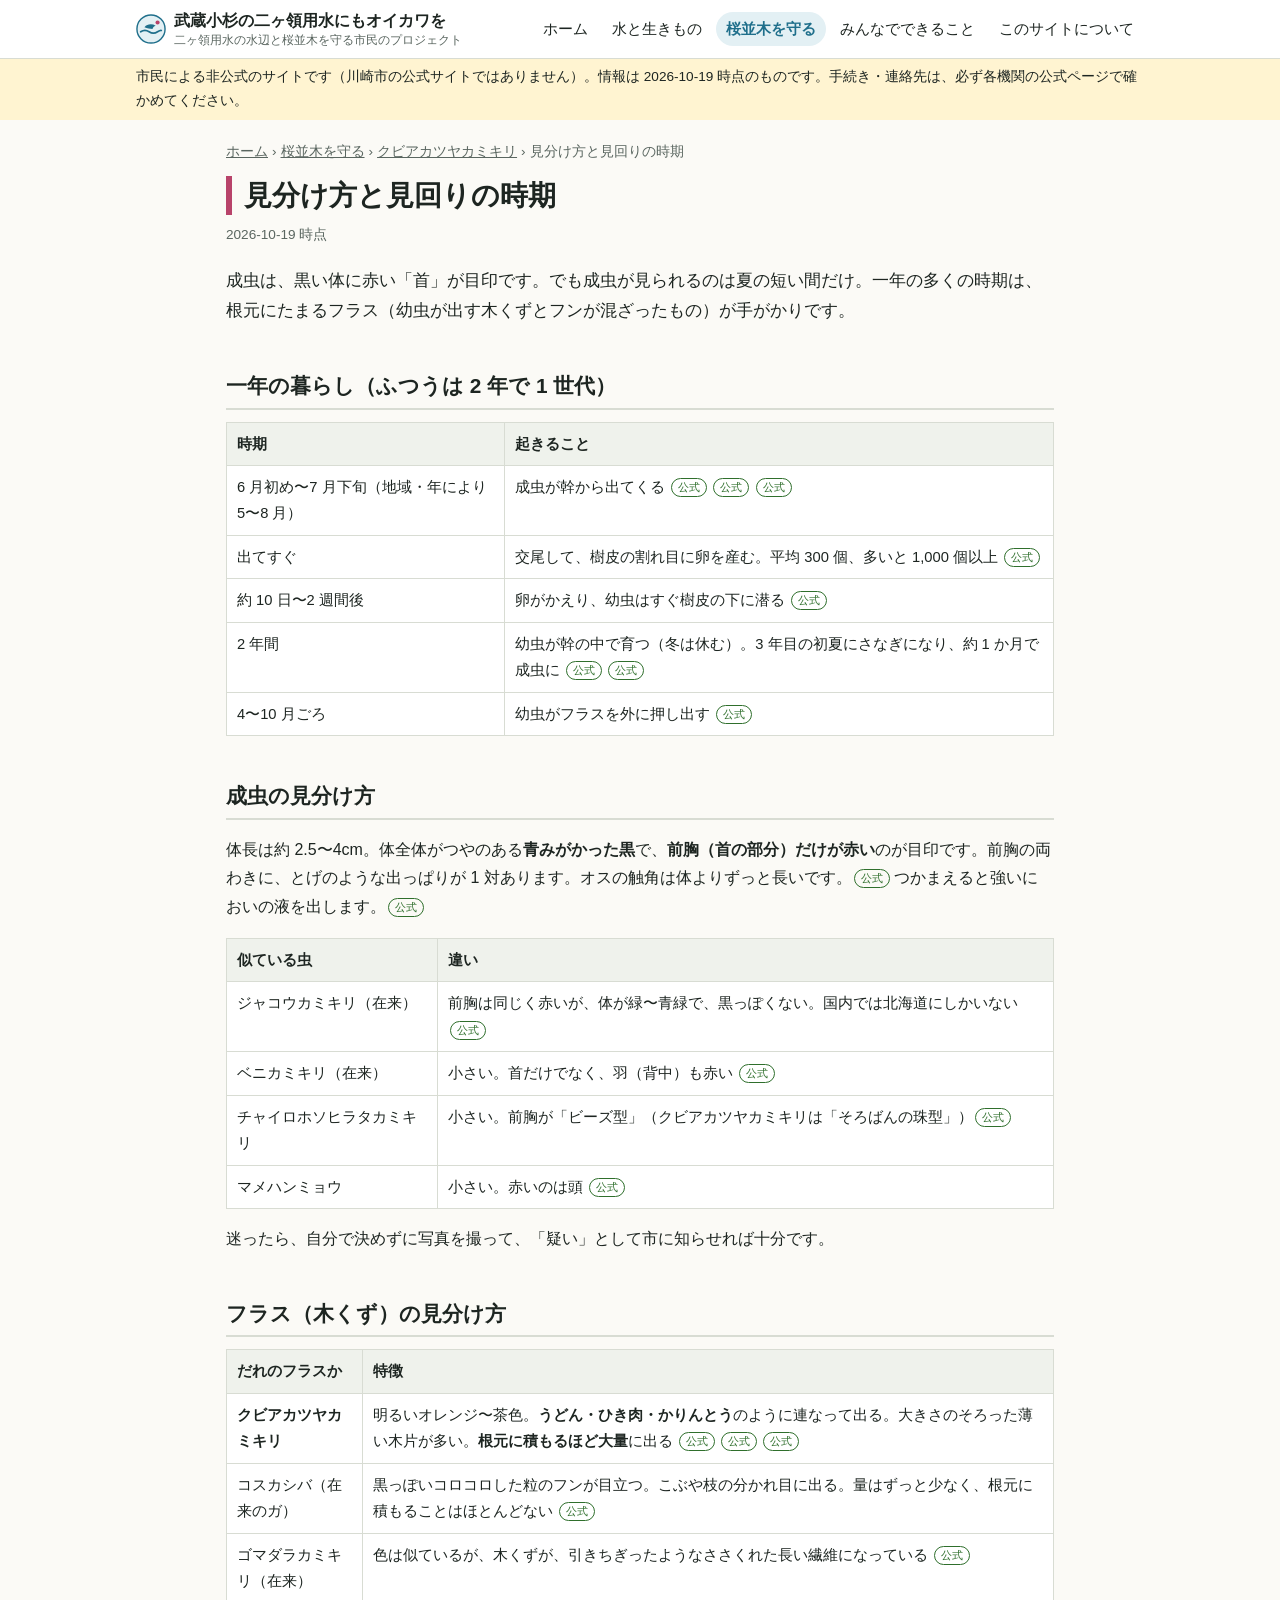
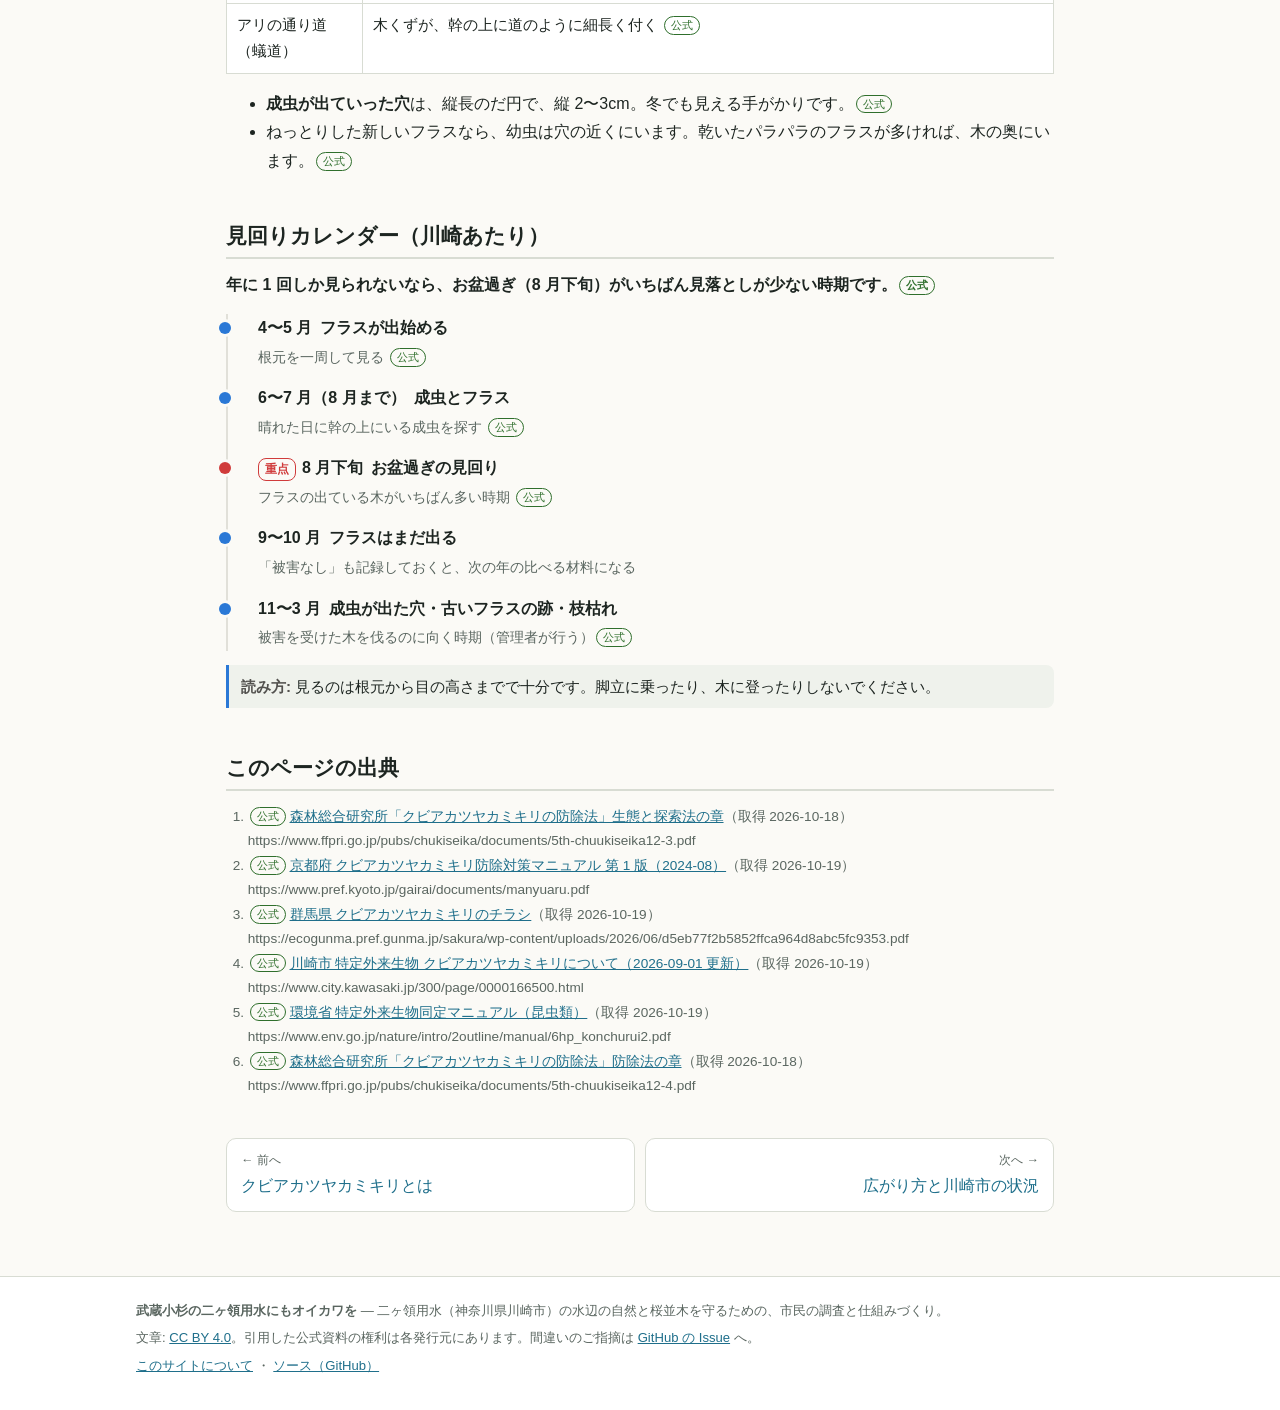
<file: docs/sakura/kubiaka/identify.html>
<!DOCTYPE html>
<html lang="ja">
<head>
<meta charset="utf-8">
<meta name="viewport" content="width=device-width, initial-scale=1">
<meta http-equiv="Content-Security-Policy" content="default-src 'none'; style-src 'self'; script-src 'self'; img-src 'self' data:; base-uri 'none'; form-action 'none'">
<meta name="referrer" content="no-referrer">
<title>見分け方と見回りの時期｜武蔵小杉の二ヶ領用水にもオイカワを</title>
<meta name="description" content="クビアカツヤカミキリの成虫とフラス（木くず）の見分け方、似ている在来の虫との違い、季節ごとの見回りのポイント。">
<link rel="stylesheet" href="../../assets/site.css">
<link rel="icon" href="../../assets/icon.svg" type="image/svg+xml">

</head>
<body class="theme-sakura">
<a href="#main" class="skip">本文へ</a>
<header class="site-header"><div class="inner">
<a class="brand" href="../../index.html"><svg viewBox="0 0 32 32" aria-hidden="true"><circle cx="16" cy="16" r="15" class="lg-bg" stroke-width="1.5"/><path d="M5 19c3-2 6-2 9 0s6 2 9 0 4-1.5 4-1.5" fill="none" class="lg-wave" stroke-width="1.8" stroke-linecap="round"/><path d="M9 14c3-3.5 8-4 12-1.5-2 .6-3 2-3.4 3.4-2.6-.3-5.6-.8-8.6-1.9z" class="lg-fish"/><circle cx="23" cy="9" r="2.2" class="lg-sakura"/></svg><span>武蔵小杉の二ヶ領用水にもオイカワを<small>二ヶ領用水の水辺と桜並木を守る市民のプロジェクト</small></span></a>
<nav class="site-nav" aria-label="サイト内のメニュー"><ul><li><a href="../../index.html">ホーム</a></li><li><a href="../../water/index.html">水と生きもの</a></li><li><a href="../../sakura/index.html" class="active">桜並木を守る</a></li><li><a href="../../action/index.html">みんなでできること</a></li><li><a href="../../about.html">このサイトについて</a></li></ul></nav>
</div></header>
<div class="notice-bar"><div class="inner">市民による非公式のサイトです（川崎市の公式サイトではありません）。情報は 2026-10-19 時点のものです。手続き・連絡先は、必ず各機関の公式ページで確かめてください。</div></div>

<main id="main">
<nav class="breadcrumb" aria-label="パンくずリスト"><ol><li><a href="../../index.html">ホーム</a></li><li><a href="../../sakura/index.html">桜並木を守る</a></li><li><a href="../../sakura/kubiaka/index.html">クビアカツヤカミキリ</a></li><li aria-current="page">見分け方と見回りの時期</li></ol></nav><h1>見分け方と見回りの時期</h1>
<p class="page-meta">2026-10-19 時点</p>
<p class="intro">成虫は、黒い体に赤い「首」が目印です。でも成虫が見られるのは夏の短い間だけ。一年の多くの時期は、根元にたまるフラス（幼虫が出す木くずとフンが混ざったもの）が手がかりです。</p>
<h2>一年の暮らし（ふつうは 2 年で 1 世代）</h2>
<div class="table-wrap"><table>
<thead><tr><th>時期</th><th>起きること</th></tr></thead>
<tbody>
<tr><td>6 月初め〜7 月下旬（地域・年により 5〜8 月）</td><td>成虫が幹から出てくる <a class="src official" href="https://www.ffpri.go.jp/pubs/chukiseika/documents/5th-chuukiseika12-3.pdf" target="_blank" rel="noopener noreferrer" title="森林総合研究所「クビアカツヤカミキリの防除法」生態と探索法の章（取得 2026-10-18）">公式</a> <a class="src official" href="https://www.pref.kyoto.jp/gairai/documents/manyuaru.pdf" target="_blank" rel="noopener noreferrer" title="京都府 クビアカツヤカミキリ防除対策マニュアル 第 1 版（2024-08）（取得 2026-10-19）">公式</a> <a class="src official" href="https://ecogunma.pref.gunma.jp/sakura/wp-content/uploads/2026/06/d5eb77f2b5852ffca964d8abc5fc9353.pdf" target="_blank" rel="noopener noreferrer" title="群馬県 クビアカツヤカミキリのチラシ（取得 2026-10-19）">公式</a></td></tr>
<tr><td>出てすぐ</td><td>交尾して、樹皮の割れ目に卵を産む。平均 300 個、多いと 1,000 個以上 <a class="src official" href="https://www.pref.kyoto.jp/gairai/documents/manyuaru.pdf" target="_blank" rel="noopener noreferrer" title="京都府 クビアカツヤカミキリ防除対策マニュアル 第 1 版（2024-08）（取得 2026-10-19）">公式</a></td></tr>
<tr><td>約 10 日〜2 週間後</td><td>卵がかえり、幼虫はすぐ樹皮の下に潜る <a class="src official" href="https://www.pref.kyoto.jp/gairai/documents/manyuaru.pdf" target="_blank" rel="noopener noreferrer" title="京都府 クビアカツヤカミキリ防除対策マニュアル 第 1 版（2024-08）（取得 2026-10-19）">公式</a></td></tr>
<tr><td>2 年間</td><td>幼虫が幹の中で育つ（冬は休む）。3 年目の初夏にさなぎになり、約 1 か月で成虫に <a class="src official" href="https://www.pref.kyoto.jp/gairai/documents/manyuaru.pdf" target="_blank" rel="noopener noreferrer" title="京都府 クビアカツヤカミキリ防除対策マニュアル 第 1 版（2024-08）（取得 2026-10-19）">公式</a> <a class="src official" href="https://www.ffpri.go.jp/pubs/chukiseika/documents/5th-chuukiseika12-3.pdf" target="_blank" rel="noopener noreferrer" title="森林総合研究所「クビアカツヤカミキリの防除法」生態と探索法の章（取得 2026-10-18）">公式</a></td></tr>
<tr><td>4〜10 月ごろ</td><td>幼虫がフラスを外に押し出す <a class="src official" href="https://www.city.kawasaki.jp/300/page/0000166500.html" target="_blank" rel="noopener noreferrer" title="川崎市 特定外来生物 クビアカツヤカミキリについて（2026-09-01 更新）（取得 2026-10-19）">公式</a></td></tr>
</tbody></table></div>
<h2>成虫の見分け方</h2>
<p>体長は約 2.5〜4cm。体全体がつやのある<strong>青みがかった黒</strong>で、<strong>前胸（首の部分）だけが赤い</strong>のが目印です。前胸の両わきに、とげのような出っぱりが 1 対あります。オスの触角は体よりずっと長いです。<a class="src official" href="https://www.env.go.jp/nature/intro/2outline/manual/6hp_konchurui2.pdf" target="_blank" rel="noopener noreferrer" title="環境省 特定外来生物同定マニュアル（昆虫類）（取得 2026-10-19）">公式</a> つかまえると強いにおいの液を出します。<a class="src official" href="https://www.pref.kyoto.jp/gairai/documents/manyuaru.pdf" target="_blank" rel="noopener noreferrer" title="京都府 クビアカツヤカミキリ防除対策マニュアル 第 1 版（2024-08）（取得 2026-10-19）">公式</a></p>
<div class="table-wrap"><table>
<thead><tr><th>似ている虫</th><th>違い</th></tr></thead>
<tbody>
<tr><td>ジャコウカミキリ（在来）</td><td>前胸は同じく赤いが、体が緑〜青緑で、黒っぽくない。国内では北海道にしかいない <a class="src official" href="https://www.env.go.jp/nature/intro/2outline/manual/6hp_konchurui2.pdf" target="_blank" rel="noopener noreferrer" title="環境省 特定外来生物同定マニュアル（昆虫類）（取得 2026-10-19）">公式</a></td></tr>
<tr><td>ベニカミキリ（在来）</td><td>小さい。首だけでなく、羽（背中）も赤い <a class="src official" href="https://www.pref.kyoto.jp/gairai/documents/manyuaru.pdf" target="_blank" rel="noopener noreferrer" title="京都府 クビアカツヤカミキリ防除対策マニュアル 第 1 版（2024-08）（取得 2026-10-19）">公式</a></td></tr>
<tr><td>チャイロホソヒラタカミキリ</td><td>小さい。前胸が「ビーズ型」（クビアカツヤカミキリは「そろばんの珠型」）<a class="src official" href="https://www.pref.kyoto.jp/gairai/documents/manyuaru.pdf" target="_blank" rel="noopener noreferrer" title="京都府 クビアカツヤカミキリ防除対策マニュアル 第 1 版（2024-08）（取得 2026-10-19）">公式</a></td></tr>
<tr><td>マメハンミョウ</td><td>小さい。赤いのは頭 <a class="src official" href="https://www.pref.kyoto.jp/gairai/documents/manyuaru.pdf" target="_blank" rel="noopener noreferrer" title="京都府 クビアカツヤカミキリ防除対策マニュアル 第 1 版（2024-08）（取得 2026-10-19）">公式</a></td></tr>
</tbody></table></div>
<p>迷ったら、自分で決めずに写真を撮って、「疑い」として市に知らせれば十分です。</p>
<h2>フラス（木くず）の見分け方</h2>
<div class="table-wrap"><table>
<thead><tr><th>だれのフラスか</th><th>特徴</th></tr></thead>
<tbody>
<tr><td><strong>クビアカツヤカミキリ</strong></td><td>明るいオレンジ〜茶色。<strong>うどん・ひき肉・かりんとう</strong>のように連なって出る。大きさのそろった薄い木片が多い。<strong>根元に積もるほど大量</strong>に出る <a class="src official" href="https://www.pref.kyoto.jp/gairai/documents/manyuaru.pdf" target="_blank" rel="noopener noreferrer" title="京都府 クビアカツヤカミキリ防除対策マニュアル 第 1 版（2024-08）（取得 2026-10-19）">公式</a> <a class="src official" href="https://ecogunma.pref.gunma.jp/sakura/wp-content/uploads/2026/06/d5eb77f2b5852ffca964d8abc5fc9353.pdf" target="_blank" rel="noopener noreferrer" title="群馬県 クビアカツヤカミキリのチラシ（取得 2026-10-19）">公式</a> <a class="src official" href="https://www.ffpri.go.jp/pubs/chukiseika/documents/5th-chuukiseika12-3.pdf" target="_blank" rel="noopener noreferrer" title="森林総合研究所「クビアカツヤカミキリの防除法」生態と探索法の章（取得 2026-10-18）">公式</a></td></tr>
<tr><td>コスカシバ（在来のガ）</td><td>黒っぽいコロコロした粒のフンが目立つ。こぶや枝の分かれ目に出る。量はずっと少なく、根元に積もることはほとんどない <a class="src official" href="https://www.ffpri.go.jp/pubs/chukiseika/documents/5th-chuukiseika12-3.pdf" target="_blank" rel="noopener noreferrer" title="森林総合研究所「クビアカツヤカミキリの防除法」生態と探索法の章（取得 2026-10-18）">公式</a></td></tr>
<tr><td>ゴマダラカミキリ（在来）</td><td>色は似ているが、木くずが、引きちぎったようなささくれた長い繊維になっている <a class="src official" href="https://www.ffpri.go.jp/pubs/chukiseika/documents/5th-chuukiseika12-3.pdf" target="_blank" rel="noopener noreferrer" title="森林総合研究所「クビアカツヤカミキリの防除法」生態と探索法の章（取得 2026-10-18）">公式</a></td></tr>
<tr><td>アリの通り道（蟻道）</td><td>木くずが、幹の上に道のように細長く付く <a class="src official" href="https://www.ffpri.go.jp/pubs/chukiseika/documents/5th-chuukiseika12-3.pdf" target="_blank" rel="noopener noreferrer" title="森林総合研究所「クビアカツヤカミキリの防除法」生態と探索法の章（取得 2026-10-18）">公式</a></td></tr>
</tbody></table></div>
<ul>
<li><strong>成虫が出ていった穴</strong>は、縦長のだ円で、縦 2〜3cm。冬でも見える手がかりです。<a class="src official" href="https://ecogunma.pref.gunma.jp/sakura/wp-content/uploads/2026/06/d5eb77f2b5852ffca964d8abc5fc9353.pdf" target="_blank" rel="noopener noreferrer" title="群馬県 クビアカツヤカミキリのチラシ（取得 2026-10-19）">公式</a></li>
<li>ねっとりした新しいフラスなら、幼虫は穴の近くにいます。乾いたパラパラのフラスが多ければ、木の奥にいます。<a class="src official" href="https://www.ffpri.go.jp/pubs/chukiseika/documents/5th-chuukiseika12-3.pdf" target="_blank" rel="noopener noreferrer" title="森林総合研究所「クビアカツヤカミキリの防除法」生態と探索法の章（取得 2026-10-18）">公式</a></li>
</ul>
<h2 id="calendar">見回りカレンダー（川崎あたり）</h2>
<p class="lead">年に 1 回しか見られないなら、お盆過ぎ（8 月下旬）がいちばん見落としが少ない時期です。<a class="src official" href="https://www.ffpri.go.jp/pubs/chukiseika/documents/5th-chuukiseika12-4.pdf" target="_blank" rel="noopener noreferrer" title="森林総合研究所「クビアカツヤカミキリの防除法」防除法の章（取得 2026-10-18）">公式</a></p>
<ol class="timeline" aria-label="見回りカレンダー">
<li><time>4〜5 月</time><b>フラスが出始める</b><p>根元を一周して見る <a class="src official" href="https://www.city.kawasaki.jp/300/page/0000166500.html" target="_blank" rel="noopener noreferrer" title="川崎市 特定外来生物 クビアカツヤカミキリについて（2026-09-01 更新）（取得 2026-10-19）">公式</a></p></li>
<li><time>6〜7 月（8 月まで）</time><b>成虫とフラス</b><p>晴れた日に幹の上にいる成虫を探す <a class="src official" href="https://www.ffpri.go.jp/pubs/chukiseika/documents/5th-chuukiseika12-3.pdf" target="_blank" rel="noopener noreferrer" title="森林総合研究所「クビアカツヤカミキリの防除法」生態と探索法の章（取得 2026-10-18）">公式</a></p></li>
<li class="key"><span class="badge">重点</span><time>8 月下旬</time><b>お盆過ぎの見回り</b><p>フラスの出ている木がいちばん多い時期 <a class="src official" href="https://www.ffpri.go.jp/pubs/chukiseika/documents/5th-chuukiseika12-4.pdf" target="_blank" rel="noopener noreferrer" title="森林総合研究所「クビアカツヤカミキリの防除法」防除法の章（取得 2026-10-18）">公式</a></p></li>
<li><time>9〜10 月</time><b>フラスはまだ出る</b><p>「被害なし」も記録しておくと、次の年の比べる材料になる</p></li>
<li><time>11〜3 月</time><b>成虫が出た穴・古いフラスの跡・枝枯れ</b><p>被害を受けた木を伐るのに向く時期（管理者が行う）<a class="src official" href="https://www.pref.kyoto.jp/gairai/documents/manyuaru.pdf" target="_blank" rel="noopener noreferrer" title="京都府 クビアカツヤカミキリ防除対策マニュアル 第 1 版（2024-08）（取得 2026-10-19）">公式</a></p></li>
</ol>
<p class="takeaway">見るのは根元から目の高さまでで十分です。脚立に乗ったり、木に登ったりしないでください。</p>
<h2 id="sources">このページの出典</h2><ol class="sources"><li><span class="src official">公式</span> <a href="https://www.ffpri.go.jp/pubs/chukiseika/documents/5th-chuukiseika12-3.pdf" target="_blank" rel="noopener noreferrer">森林総合研究所「クビアカツヤカミキリの防除法」生態と探索法の章</a>（取得 2026-10-18）<br>https://www.ffpri.go.jp/pubs/chukiseika/documents/5th-chuukiseika12-3.pdf</li><li><span class="src official">公式</span> <a href="https://www.pref.kyoto.jp/gairai/documents/manyuaru.pdf" target="_blank" rel="noopener noreferrer">京都府 クビアカツヤカミキリ防除対策マニュアル 第 1 版（2024-08）</a>（取得 2026-10-19）<br>https://www.pref.kyoto.jp/gairai/documents/manyuaru.pdf</li><li><span class="src official">公式</span> <a href="https://ecogunma.pref.gunma.jp/sakura/wp-content/uploads/2026/06/d5eb77f2b5852ffca964d8abc5fc9353.pdf" target="_blank" rel="noopener noreferrer">群馬県 クビアカツヤカミキリのチラシ</a>（取得 2026-10-19）<br>https://ecogunma.pref.gunma.jp/sakura/wp-content/uploads/2026/06/d5eb77f2b5852ffca964d8abc5fc9353.pdf</li><li><span class="src official">公式</span> <a href="https://www.city.kawasaki.jp/300/page/0000166500.html" target="_blank" rel="noopener noreferrer">川崎市 特定外来生物 クビアカツヤカミキリについて（2026-09-01 更新）</a>（取得 2026-10-19）<br>https://www.city.kawasaki.jp/300/page/0000166500.html</li><li><span class="src official">公式</span> <a href="https://www.env.go.jp/nature/intro/2outline/manual/6hp_konchurui2.pdf" target="_blank" rel="noopener noreferrer">環境省 特定外来生物同定マニュアル（昆虫類）</a>（取得 2026-10-19）<br>https://www.env.go.jp/nature/intro/2outline/manual/6hp_konchurui2.pdf</li><li><span class="src official">公式</span> <a href="https://www.ffpri.go.jp/pubs/chukiseika/documents/5th-chuukiseika12-4.pdf" target="_blank" rel="noopener noreferrer">森林総合研究所「クビアカツヤカミキリの防除法」防除法の章</a>（取得 2026-10-18）<br>https://www.ffpri.go.jp/pubs/chukiseika/documents/5th-chuukiseika12-4.pdf</li></ol><nav class="pager" aria-label="前後のページ"><a class="prev" href="../../sakura/kubiaka/index.html"><small>← 前へ</small>クビアカツヤカミキリとは</a><a class="next" href="../../sakura/kubiaka/status.html"><small>次へ →</small>広がり方と川崎市の状況</a></nav>
</main>
<footer class="site-footer"><div class="inner">
<p><b>武蔵小杉の二ヶ領用水にもオイカワを</b> — 二ヶ領用水（神奈川県川崎市）の水辺の自然と桜並木を守るための、市民の調査と仕組みづくり。</p>
<p>文章: <a href="https://github.com/otajisan/nikaryo-oikawa/blob/main/LICENSE-docs" target="_blank" rel="noopener noreferrer">CC BY 4.0</a>。引用した公式資料の権利は各発行元にあります。間違いのご指摘は <a href="https://github.com/otajisan/nikaryo-oikawa/issues" target="_blank" rel="noopener noreferrer">GitHub の Issue</a> へ。</p>
<p><a href="../../about.html">このサイトについて</a> ・ <a href="https://github.com/otajisan/nikaryo-oikawa" target="_blank" rel="noopener noreferrer">ソース（GitHub）</a></p>
</div></footer>
<div class="viz-tip" role="status" aria-live="polite"></div>
</body>
</html>
</file>
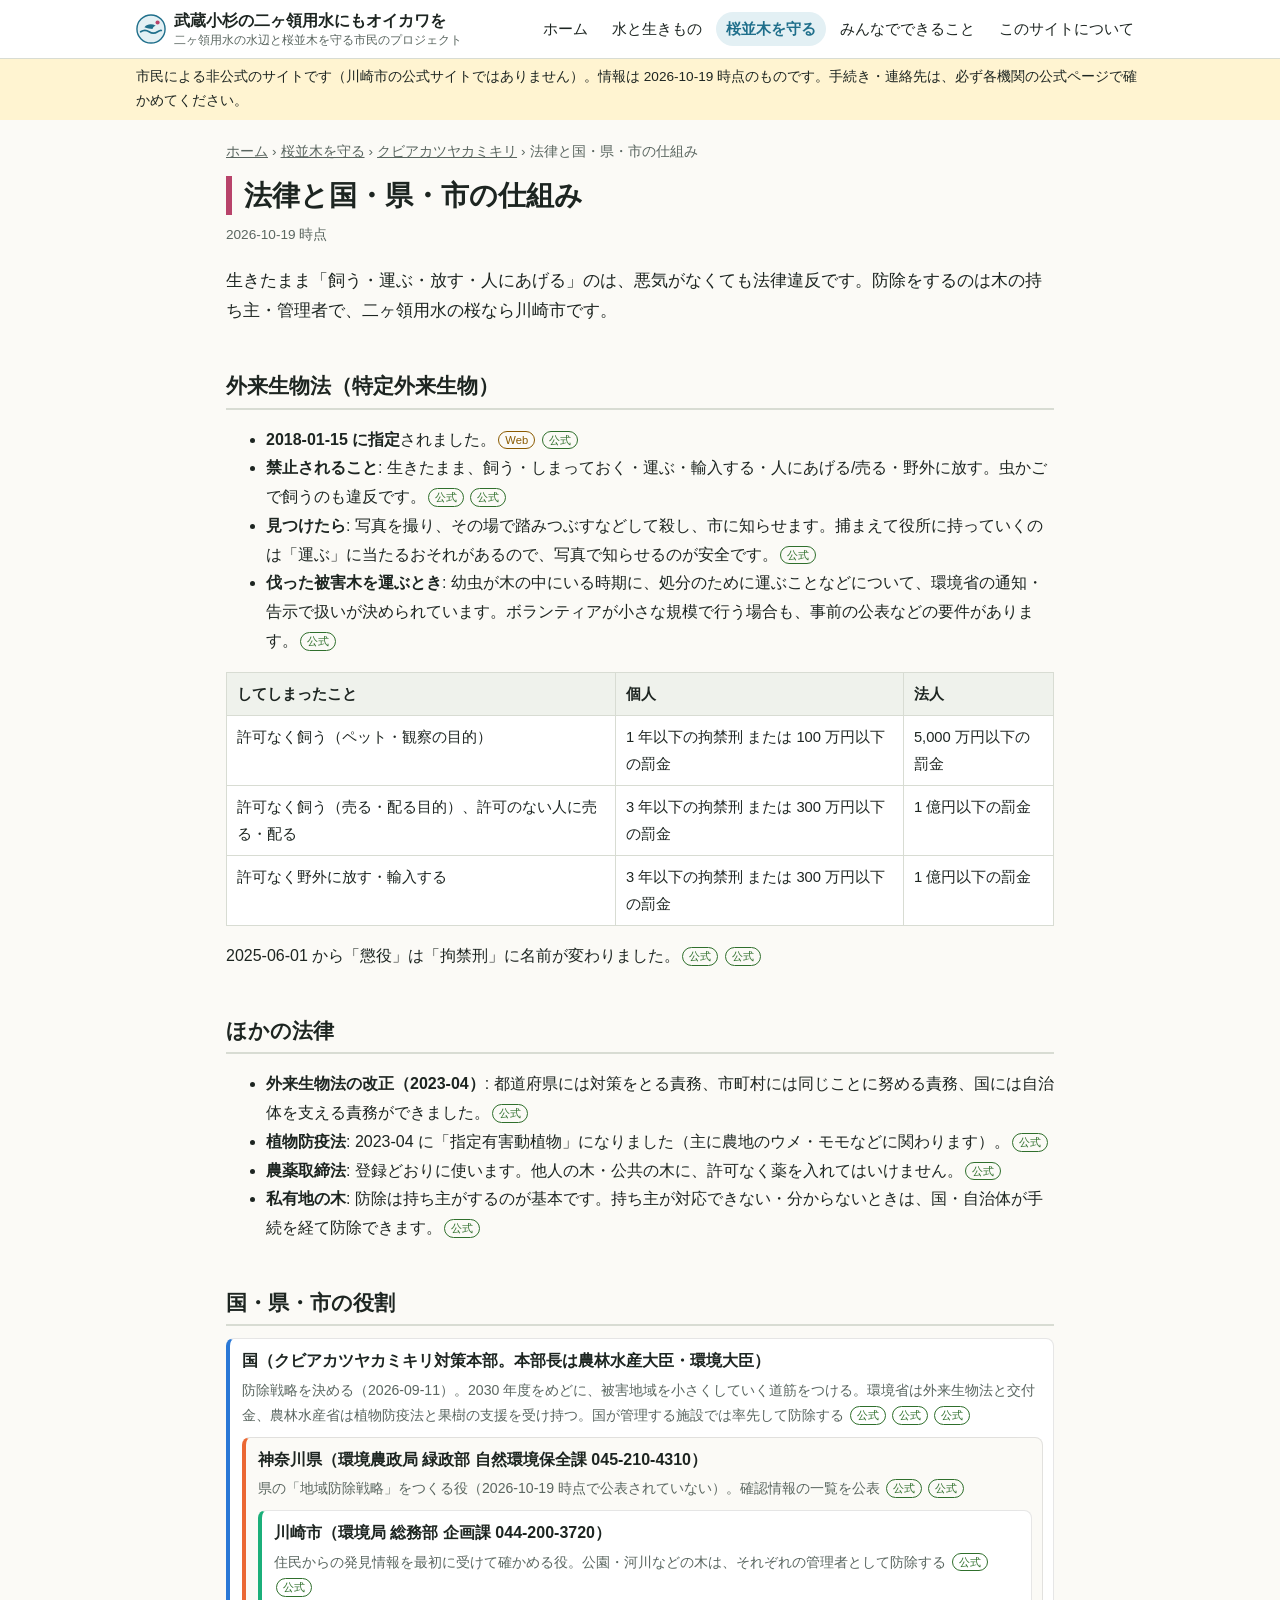
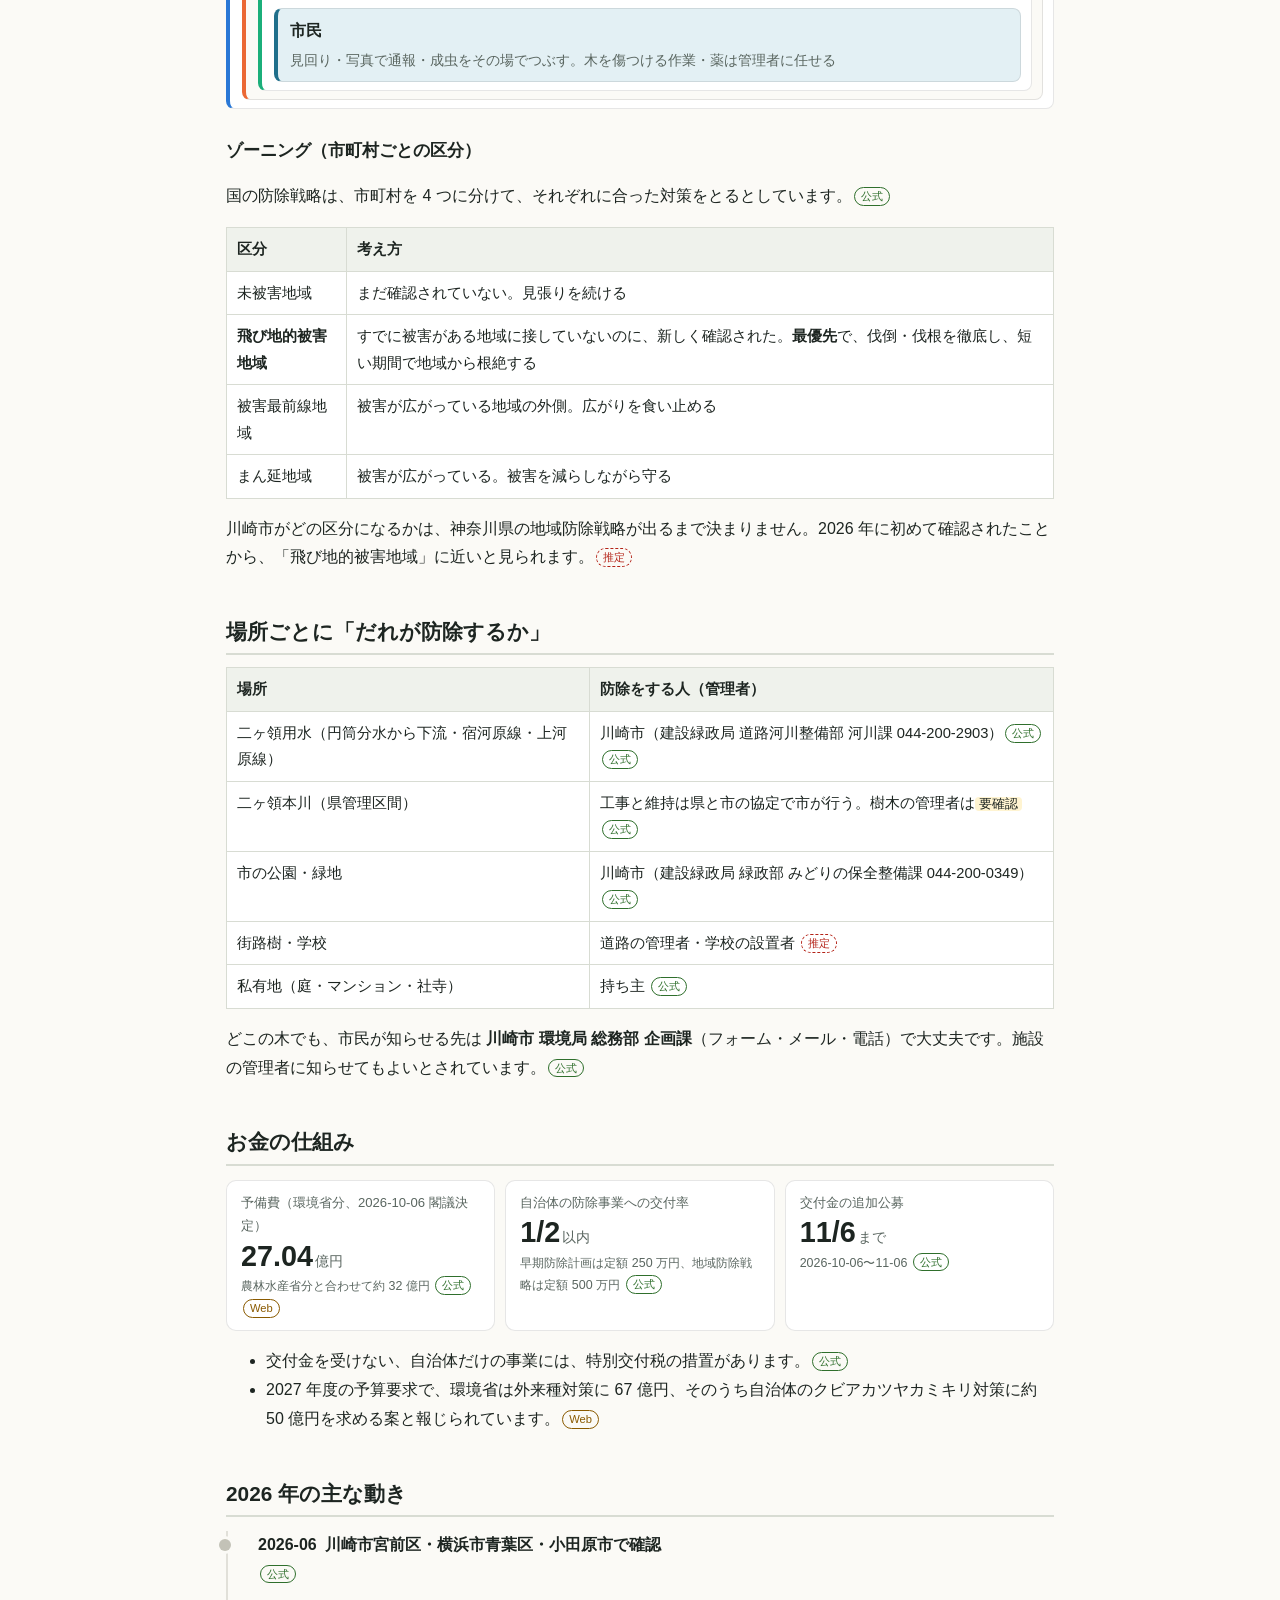
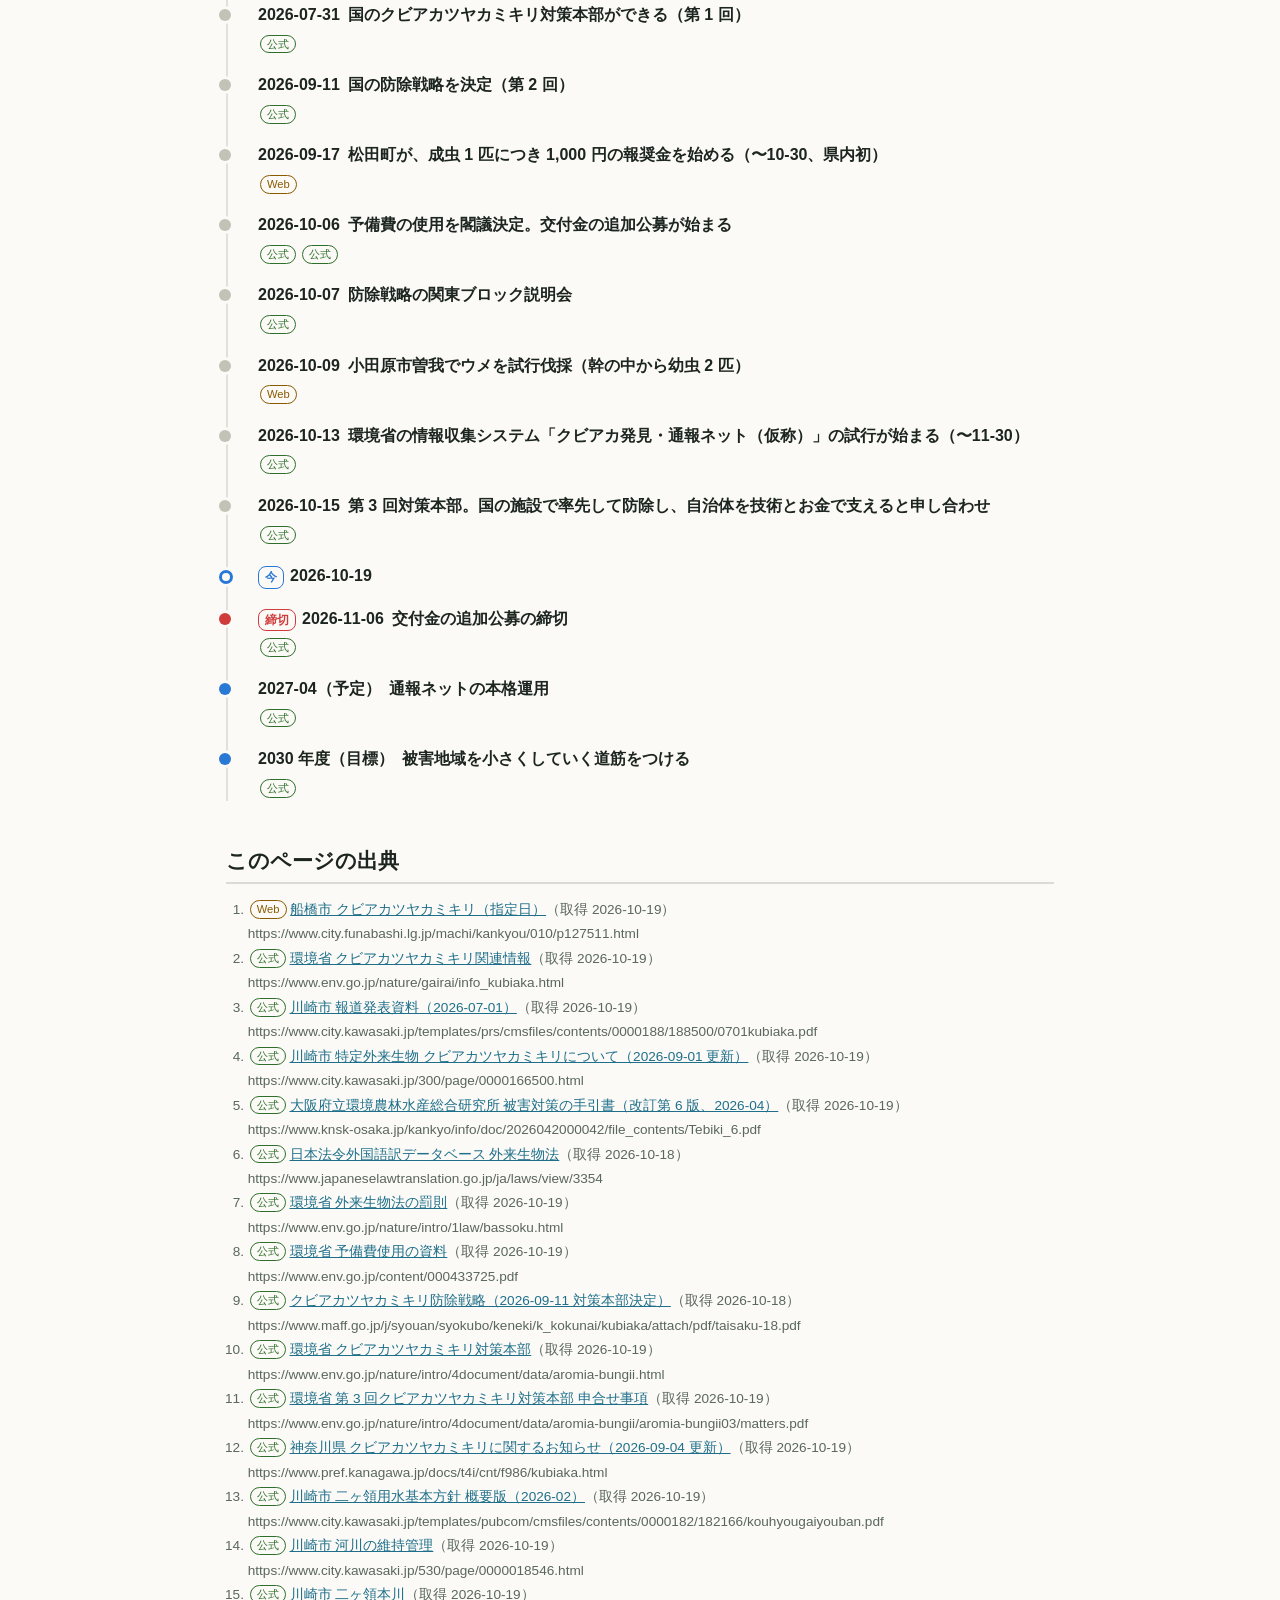
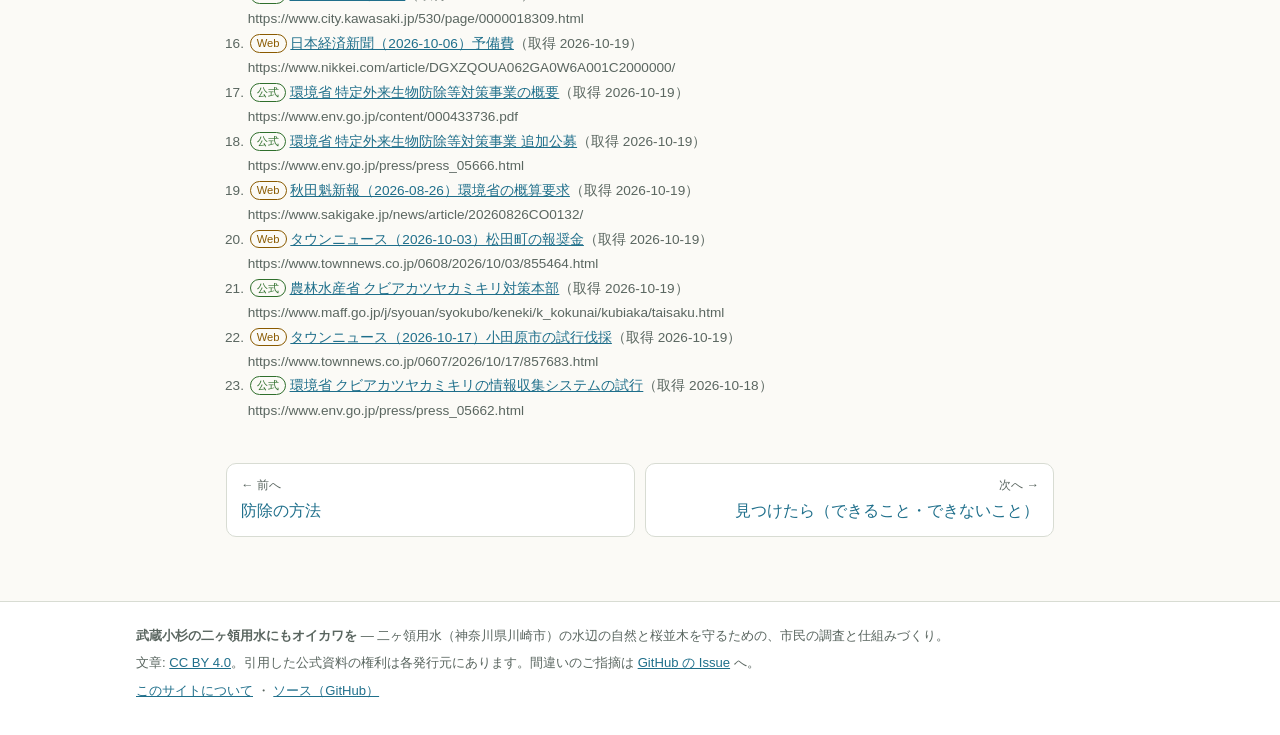
<file: docs/sakura/kubiaka/rules.html>
<!DOCTYPE html>
<html lang="ja">
<head>
<meta charset="utf-8">
<meta name="viewport" content="width=device-width, initial-scale=1">
<meta http-equiv="Content-Security-Policy" content="default-src 'none'; style-src 'self'; script-src 'self'; img-src 'self' data:; base-uri 'none'; form-action 'none'">
<meta name="referrer" content="no-referrer">
<title>法律と国・県・市の仕組み｜武蔵小杉の二ヶ領用水にもオイカワを</title>
<meta name="description" content="クビアカツヤカミキリに関する外来生物法などの法律と、国・神奈川県・川崎市の役割、2026 年秋の国の動き。">
<link rel="stylesheet" href="../../assets/site.css">
<link rel="icon" href="../../assets/icon.svg" type="image/svg+xml">

</head>
<body class="theme-sakura">
<a href="#main" class="skip">本文へ</a>
<header class="site-header"><div class="inner">
<a class="brand" href="../../index.html"><svg viewBox="0 0 32 32" aria-hidden="true"><circle cx="16" cy="16" r="15" class="lg-bg" stroke-width="1.5"/><path d="M5 19c3-2 6-2 9 0s6 2 9 0 4-1.5 4-1.5" fill="none" class="lg-wave" stroke-width="1.8" stroke-linecap="round"/><path d="M9 14c3-3.5 8-4 12-1.5-2 .6-3 2-3.4 3.4-2.6-.3-5.6-.8-8.6-1.9z" class="lg-fish"/><circle cx="23" cy="9" r="2.2" class="lg-sakura"/></svg><span>武蔵小杉の二ヶ領用水にもオイカワを<small>二ヶ領用水の水辺と桜並木を守る市民のプロジェクト</small></span></a>
<nav class="site-nav" aria-label="サイト内のメニュー"><ul><li><a href="../../index.html">ホーム</a></li><li><a href="../../water/index.html">水と生きもの</a></li><li><a href="../../sakura/index.html" class="active">桜並木を守る</a></li><li><a href="../../action/index.html">みんなでできること</a></li><li><a href="../../about.html">このサイトについて</a></li></ul></nav>
</div></header>
<div class="notice-bar"><div class="inner">市民による非公式のサイトです（川崎市の公式サイトではありません）。情報は 2026-10-19 時点のものです。手続き・連絡先は、必ず各機関の公式ページで確かめてください。</div></div>

<main id="main">
<nav class="breadcrumb" aria-label="パンくずリスト"><ol><li><a href="../../index.html">ホーム</a></li><li><a href="../../sakura/index.html">桜並木を守る</a></li><li><a href="../../sakura/kubiaka/index.html">クビアカツヤカミキリ</a></li><li aria-current="page">法律と国・県・市の仕組み</li></ol></nav><h1>法律と国・県・市の仕組み</h1>
<p class="page-meta">2026-10-19 時点</p>
<p class="intro">生きたまま「飼う・運ぶ・放す・人にあげる」のは、悪気がなくても法律違反です。防除をするのは木の持ち主・管理者で、二ヶ領用水の桜なら川崎市です。</p>
<h2>外来生物法（特定外来生物）</h2>
<ul>
<li><strong>2018-01-15 に指定</strong>されました。<a class="src web" href="https://www.city.funabashi.lg.jp/machi/kankyou/010/p127511.html" target="_blank" rel="noopener noreferrer" title="船橋市 クビアカツヤカミキリ（指定日）（取得 2026-10-19）">Web</a> <a class="src official" href="https://www.env.go.jp/nature/gairai/info_kubiaka.html" target="_blank" rel="noopener noreferrer" title="環境省 クビアカツヤカミキリ関連情報（取得 2026-10-19）">公式</a></li>
<li><strong>禁止されること</strong>: 生きたまま、飼う・しまっておく・運ぶ・輸入する・人にあげる/売る・野外に放す。虫かごで飼うのも違反です。<a class="src official" href="https://www.env.go.jp/nature/gairai/info_kubiaka.html" target="_blank" rel="noopener noreferrer" title="環境省 クビアカツヤカミキリ関連情報（取得 2026-10-19）">公式</a> <a class="src official" href="https://www.city.kawasaki.jp/templates/prs/cmsfiles/contents/0000188/188500/0701kubiaka.pdf" target="_blank" rel="noopener noreferrer" title="川崎市 報道発表資料（2026-07-01）（取得 2026-10-19）">公式</a></li>
<li><strong>見つけたら</strong>: 写真を撮り、その場で踏みつぶすなどして殺し、市に知らせます。捕まえて役所に持っていくのは「運ぶ」に当たるおそれがあるので、写真で知らせるのが安全です。<a class="src official" href="https://www.city.kawasaki.jp/300/page/0000166500.html" target="_blank" rel="noopener noreferrer" title="川崎市 特定外来生物 クビアカツヤカミキリについて（2026-09-01 更新）（取得 2026-10-19）">公式</a></li>
<li><strong>伐った被害木を運ぶとき</strong>: 幼虫が木の中にいる時期に、処分のために運ぶことなどについて、環境省の通知・告示で扱いが決められています。ボランティアが小さな規模で行う場合も、事前の公表などの要件があります。<a class="src official" href="https://www.knsk-osaka.jp/kankyo/info/doc/2026042000042/file_contents/Tebiki_6.pdf" target="_blank" rel="noopener noreferrer" title="大阪府立環境農林水産総合研究所 被害対策の手引書（改訂第 6 版、2026-04）（取得 2026-10-19）">公式</a></li>
</ul>
<div class="table-wrap"><table>
<thead><tr><th>してしまったこと</th><th>個人</th><th>法人</th></tr></thead>
<tbody>
<tr><td>許可なく飼う（ペット・観察の目的）</td><td>1 年以下の拘禁刑 または 100 万円以下の罰金</td><td>5,000 万円以下の罰金</td></tr>
<tr><td>許可なく飼う（売る・配る目的）、許可のない人に売る・配る</td><td>3 年以下の拘禁刑 または 300 万円以下の罰金</td><td>1 億円以下の罰金</td></tr>
<tr><td>許可なく野外に放す・輸入する</td><td>3 年以下の拘禁刑 または 300 万円以下の罰金</td><td>1 億円以下の罰金</td></tr>
</tbody></table></div>
<p>2025-06-01 から「懲役」は「拘禁刑」に名前が変わりました。<a class="src official" href="https://www.japaneselawtranslation.go.jp/ja/laws/view/3354" target="_blank" rel="noopener noreferrer" title="日本法令外国語訳データベース 外来生物法（取得 2026-10-18）">公式</a> <a class="src official" href="https://www.env.go.jp/nature/intro/1law/bassoku.html" target="_blank" rel="noopener noreferrer" title="環境省 外来生物法の罰則（取得 2026-10-19）">公式</a></p>
<h2>ほかの法律</h2>
<ul>
<li><strong>外来生物法の改正（2023-04）</strong>: 都道府県には対策をとる責務、市町村には同じことに努める責務、国には自治体を支える責務ができました。<a class="src official" href="https://www.env.go.jp/content/000433725.pdf" target="_blank" rel="noopener noreferrer" title="環境省 予備費使用の資料（取得 2026-10-19）">公式</a></li>
<li><strong>植物防疫法</strong>: 2023-04 に「指定有害動植物」になりました（主に農地のウメ・モモなどに関わります）。<a class="src official" href="https://www.maff.go.jp/j/syouan/syokubo/keneki/k_kokunai/kubiaka/attach/pdf/taisaku-18.pdf" target="_blank" rel="noopener noreferrer" title="クビアカツヤカミキリ防除戦略（2026-09-11 対策本部決定）（取得 2026-10-18）">公式</a></li>
<li><strong>農薬取締法</strong>: 登録どおりに使います。他人の木・公共の木に、許可なく薬を入れてはいけません。<a class="src official" href="https://www.knsk-osaka.jp/kankyo/info/doc/2026042000042/file_contents/Tebiki_6.pdf" target="_blank" rel="noopener noreferrer" title="大阪府立環境農林水産総合研究所 被害対策の手引書（改訂第 6 版、2026-04）（取得 2026-10-19）">公式</a></li>
<li><strong>私有地の木</strong>: 防除は持ち主がするのが基本です。持ち主が対応できない・分からないときは、国・自治体が手続を経て防除できます。<a class="src official" href="https://www.maff.go.jp/j/syouan/syokubo/keneki/k_kokunai/kubiaka/attach/pdf/taisaku-18.pdf" target="_blank" rel="noopener noreferrer" title="クビアカツヤカミキリ防除戦略（2026-09-11 対策本部決定）（取得 2026-10-18）">公式</a></li>
</ul>
<h2>国・県・市の役割</h2>
<div class="layer"><b>国（クビアカツヤカミキリ対策本部。本部長は農林水産大臣・環境大臣）</b><p>防除戦略を決める（2026-09-11）。2030 年度をめどに、被害地域を小さくしていく道筋をつける。環境省は外来生物法と交付金、農林水産省は植物防疫法と果樹の支援を受け持つ。国が管理する施設では率先して防除する <a class="src official" href="https://www.env.go.jp/nature/intro/4document/data/aromia-bungii.html" target="_blank" rel="noopener noreferrer" title="環境省 クビアカツヤカミキリ対策本部（取得 2026-10-19）">公式</a> <a class="src official" href="https://www.maff.go.jp/j/syouan/syokubo/keneki/k_kokunai/kubiaka/attach/pdf/taisaku-18.pdf" target="_blank" rel="noopener noreferrer" title="クビアカツヤカミキリ防除戦略（2026-09-11 対策本部決定）（取得 2026-10-18）">公式</a> <a class="src official" href="https://www.env.go.jp/nature/intro/4document/data/aromia-bungii/aromia-bungii03/matters.pdf" target="_blank" rel="noopener noreferrer" title="環境省 第 3 回クビアカツヤカミキリ対策本部 申合せ事項（取得 2026-10-19）">公式</a></p>
<div class="layer"><b>神奈川県（環境農政局 緑政部 自然環境保全課 045-210-4310）</b><p>県の「地域防除戦略」をつくる役（2026-10-19 時点で公表されていない）。確認情報の一覧を公表 <a class="src official" href="https://www.pref.kanagawa.jp/docs/t4i/cnt/f986/kubiaka.html" target="_blank" rel="noopener noreferrer" title="神奈川県 クビアカツヤカミキリに関するお知らせ（2026-09-04 更新）（取得 2026-10-19）">公式</a> <a class="src official" href="https://www.maff.go.jp/j/syouan/syokubo/keneki/k_kokunai/kubiaka/attach/pdf/taisaku-18.pdf" target="_blank" rel="noopener noreferrer" title="クビアカツヤカミキリ防除戦略（2026-09-11 対策本部決定）（取得 2026-10-18）">公式</a></p>
<div class="layer"><b>川崎市（環境局 総務部 企画課 044-200-3720）</b><p>住民からの発見情報を最初に受けて確かめる役。公園・河川などの木は、それぞれの管理者として防除する <a class="src official" href="https://www.city.kawasaki.jp/300/page/0000166500.html" target="_blank" rel="noopener noreferrer" title="川崎市 特定外来生物 クビアカツヤカミキリについて（2026-09-01 更新）（取得 2026-10-19）">公式</a> <a class="src official" href="https://www.maff.go.jp/j/syouan/syokubo/keneki/k_kokunai/kubiaka/attach/pdf/taisaku-18.pdf" target="_blank" rel="noopener noreferrer" title="クビアカツヤカミキリ防除戦略（2026-09-11 対策本部決定）（取得 2026-10-18）">公式</a></p>
<div class="layer"><b>市民</b><p>見回り・写真で通報・成虫をその場でつぶす。木を傷つける作業・薬は管理者に任せる</p></div>
</div></div></div>
<h3 id="zoning">ゾーニング（市町村ごとの区分）</h3>
<p>国の防除戦略は、市町村を 4 つに分けて、それぞれに合った対策をとるとしています。<a class="src official" href="https://www.maff.go.jp/j/syouan/syokubo/keneki/k_kokunai/kubiaka/attach/pdf/taisaku-18.pdf" target="_blank" rel="noopener noreferrer" title="クビアカツヤカミキリ防除戦略（2026-09-11 対策本部決定）（取得 2026-10-18）">公式</a></p>
<div class="table-wrap"><table>
<thead><tr><th>区分</th><th>考え方</th></tr></thead>
<tbody>
<tr><td>未被害地域</td><td>まだ確認されていない。見張りを続ける</td></tr>
<tr><td><strong>飛び地的被害地域</strong></td><td>すでに被害がある地域に接していないのに、新しく確認された。<strong>最優先</strong>で、伐倒・伐根を徹底し、短い期間で地域から根絶する</td></tr>
<tr><td>被害最前線地域</td><td>被害が広がっている地域の外側。広がりを食い止める</td></tr>
<tr><td>まん延地域</td><td>被害が広がっている。被害を減らしながら守る</td></tr>
</tbody></table></div>
<p>川崎市がどの区分になるかは、神奈川県の地域防除戦略が出るまで決まりません。2026 年に初めて確認されたことから、「飛び地的被害地域」に近いと見られます。<span class="src est" title="公開資料からの推定。確かめられていません">推定</span></p>
<h2>場所ごとに「だれが防除するか」</h2>
<div class="table-wrap"><table>
<thead><tr><th>場所</th><th>防除をする人（管理者）</th></tr></thead>
<tbody>
<tr><td>二ヶ領用水（円筒分水から下流・宿河原線・上河原線）</td><td>川崎市（建設緑政局 道路河川整備部 河川課 044-200-2903）<a class="src official" href="https://www.city.kawasaki.jp/templates/pubcom/cmsfiles/contents/0000182/182166/kouhyougaiyouban.pdf" target="_blank" rel="noopener noreferrer" title="川崎市 二ヶ領用水基本方針 概要版（2026-02）（取得 2026-10-19）">公式</a> <a class="src official" href="https://www.city.kawasaki.jp/530/page/0000018546.html" target="_blank" rel="noopener noreferrer" title="川崎市 河川の維持管理（取得 2026-10-19）">公式</a></td></tr>
<tr><td>二ヶ領本川（県管理区間）</td><td>工事と維持は県と市の協定で市が行う。樹木の管理者は<span class="tbc">要確認</span> <a class="src official" href="https://www.city.kawasaki.jp/530/page/0000018309.html" target="_blank" rel="noopener noreferrer" title="川崎市 二ヶ領本川（取得 2026-10-19）">公式</a></td></tr>
<tr><td>市の公園・緑地</td><td>川崎市（建設緑政局 緑政部 みどりの保全整備課 044-200-0349）<a class="src official" href="https://www.city.kawasaki.jp/templates/prs/cmsfiles/contents/0000188/188500/0701kubiaka.pdf" target="_blank" rel="noopener noreferrer" title="川崎市 報道発表資料（2026-07-01）（取得 2026-10-19）">公式</a></td></tr>
<tr><td>街路樹・学校</td><td>道路の管理者・学校の設置者 <span class="src est" title="公開資料からの推定。確かめられていません">推定</span></td></tr>
<tr><td>私有地（庭・マンション・社寺）</td><td>持ち主 <a class="src official" href="https://www.maff.go.jp/j/syouan/syokubo/keneki/k_kokunai/kubiaka/attach/pdf/taisaku-18.pdf" target="_blank" rel="noopener noreferrer" title="クビアカツヤカミキリ防除戦略（2026-09-11 対策本部決定）（取得 2026-10-18）">公式</a></td></tr>
</tbody></table></div>
<p>どこの木でも、市民が知らせる先は <strong>川崎市 環境局 総務部 企画課</strong>（フォーム・メール・電話）で大丈夫です。施設の管理者に知らせてもよいとされています。<a class="src official" href="https://www.city.kawasaki.jp/300/page/0000166500.html" target="_blank" rel="noopener noreferrer" title="川崎市 特定外来生物 クビアカツヤカミキリについて（2026-09-01 更新）（取得 2026-10-19）">公式</a></p>
<h2 id="money">お金の仕組み</h2>
<div class="stats">
<div class="stat"><div class="stat-label">予備費（環境省分、2026-10-06 閣議決定）</div><div class="stat-value">27.04<span class="stat-unit">億円</span></div><div class="stat-sub">農林水産省分と合わせて約 32 億円 <a class="src official" href="https://www.env.go.jp/content/000433725.pdf" target="_blank" rel="noopener noreferrer" title="環境省 予備費使用の資料（取得 2026-10-19）">公式</a> <a class="src web" href="https://www.nikkei.com/article/DGXZQOUA062GA0W6A001C2000000/" target="_blank" rel="noopener noreferrer" title="日本経済新聞（2026-10-06）予備費（取得 2026-10-19）">Web</a></div></div>
<div class="stat"><div class="stat-label">自治体の防除事業への交付率</div><div class="stat-value">1/2<span class="stat-unit">以内</span></div><div class="stat-sub">早期防除計画は定額 250 万円、地域防除戦略は定額 500 万円 <a class="src official" href="https://www.env.go.jp/content/000433736.pdf" target="_blank" rel="noopener noreferrer" title="環境省 特定外来生物防除等対策事業の概要（取得 2026-10-19）">公式</a></div></div>
<div class="stat"><div class="stat-label">交付金の追加公募</div><div class="stat-value">11/6<span class="stat-unit">まで</span></div><div class="stat-sub">2026-10-06〜11-06 <a class="src official" href="https://www.env.go.jp/press/press_05666.html" target="_blank" rel="noopener noreferrer" title="環境省 特定外来生物防除等対策事業 追加公募（取得 2026-10-19）">公式</a></div></div>
</div>
<ul>
<li>交付金を受けない、自治体だけの事業には、特別交付税の措置があります。<a class="src official" href="https://www.env.go.jp/nature/gairai/info_kubiaka.html" target="_blank" rel="noopener noreferrer" title="環境省 クビアカツヤカミキリ関連情報（取得 2026-10-19）">公式</a></li>
<li>2027 年度の予算要求で、環境省は外来種対策に 67 億円、そのうち自治体のクビアカツヤカミキリ対策に約 50 億円を求める案と報じられています。<a class="src web" href="https://www.sakigake.jp/news/article/20260826CO0132/" target="_blank" rel="noopener noreferrer" title="秋田魁新報（2026-08-26）環境省の概算要求（取得 2026-10-19）">Web</a></li>
</ul>
<h2>2026 年の主な動き</h2>
<ol class="timeline" aria-label="2026 年の主な動き">
<li class="done"><time>2026-06</time><b>川崎市宮前区・横浜市青葉区・小田原市で確認</b><p><a class="src official" href="https://www.pref.kanagawa.jp/docs/t4i/cnt/f986/kubiaka.html" target="_blank" rel="noopener noreferrer" title="神奈川県 クビアカツヤカミキリに関するお知らせ（2026-09-04 更新）（取得 2026-10-19）">公式</a></p></li>
<li class="done"><time>2026-07-31</time><b>国のクビアカツヤカミキリ対策本部ができる（第 1 回）</b><p><a class="src official" href="https://www.env.go.jp/nature/intro/4document/data/aromia-bungii.html" target="_blank" rel="noopener noreferrer" title="環境省 クビアカツヤカミキリ対策本部（取得 2026-10-19）">公式</a></p></li>
<li class="done"><time>2026-09-11</time><b>国の防除戦略を決定（第 2 回）</b><p><a class="src official" href="https://www.maff.go.jp/j/syouan/syokubo/keneki/k_kokunai/kubiaka/attach/pdf/taisaku-18.pdf" target="_blank" rel="noopener noreferrer" title="クビアカツヤカミキリ防除戦略（2026-09-11 対策本部決定）（取得 2026-10-18）">公式</a></p></li>
<li class="done"><time>2026-09-17</time><b>松田町が、成虫 1 匹につき 1,000 円の報奨金を始める（〜10-30、県内初）</b><p><a class="src web" href="https://www.townnews.co.jp/0608/2026/10/03/855464.html" target="_blank" rel="noopener noreferrer" title="タウンニュース（2026-10-03）松田町の報奨金（取得 2026-10-19）">Web</a></p></li>
<li class="done"><time>2026-10-06</time><b>予備費の使用を閣議決定。交付金の追加公募が始まる</b><p><a class="src official" href="https://www.env.go.jp/content/000433725.pdf" target="_blank" rel="noopener noreferrer" title="環境省 予備費使用の資料（取得 2026-10-19）">公式</a> <a class="src official" href="https://www.env.go.jp/press/press_05666.html" target="_blank" rel="noopener noreferrer" title="環境省 特定外来生物防除等対策事業 追加公募（取得 2026-10-19）">公式</a></p></li>
<li class="done"><time>2026-10-07</time><b>防除戦略の関東ブロック説明会</b><p><a class="src official" href="https://www.maff.go.jp/j/syouan/syokubo/keneki/k_kokunai/kubiaka/taisaku.html" target="_blank" rel="noopener noreferrer" title="農林水産省 クビアカツヤカミキリ対策本部（取得 2026-10-19）">公式</a></p></li>
<li class="done"><time>2026-10-09</time><b>小田原市曽我でウメを試行伐採（幹の中から幼虫 2 匹）</b><p><a class="src web" href="https://www.townnews.co.jp/0607/2026/10/17/857683.html" target="_blank" rel="noopener noreferrer" title="タウンニュース（2026-10-17）小田原市の試行伐採（取得 2026-10-19）">Web</a></p></li>
<li class="done"><time>2026-10-13</time><b>環境省の情報収集システム「クビアカ発見・通報ネット（仮称）」の試行が始まる（〜11-30）</b><p><a class="src official" href="https://www.env.go.jp/press/press_05662.html" target="_blank" rel="noopener noreferrer" title="環境省 クビアカツヤカミキリの情報収集システムの試行（取得 2026-10-18）">公式</a></p></li>
<li class="done"><time>2026-10-15</time><b>第 3 回対策本部。国の施設で率先して防除し、自治体を技術とお金で支えると申し合わせ</b><p><a class="src official" href="https://www.env.go.jp/nature/intro/4document/data/aromia-bungii/aromia-bungii03/matters.pdf" target="_blank" rel="noopener noreferrer" title="環境省 第 3 回クビアカツヤカミキリ対策本部 申合せ事項（取得 2026-10-19）">公式</a></p></li>
<li class="now"><span class="badge">今</span><time>2026-10-19</time></li>
<li class="key"><span class="badge">締切</span><time>2026-11-06</time><b>交付金の追加公募の締切</b><p><a class="src official" href="https://www.env.go.jp/press/press_05666.html" target="_blank" rel="noopener noreferrer" title="環境省 特定外来生物防除等対策事業 追加公募（取得 2026-10-19）">公式</a></p></li>
<li><time>2027-04（予定）</time><b>通報ネットの本格運用</b><p><a class="src official" href="https://www.env.go.jp/press/press_05662.html" target="_blank" rel="noopener noreferrer" title="環境省 クビアカツヤカミキリの情報収集システムの試行（取得 2026-10-18）">公式</a></p></li>
<li><time>2030 年度（目標）</time><b>被害地域を小さくしていく道筋をつける</b><p><a class="src official" href="https://www.maff.go.jp/j/syouan/syokubo/keneki/k_kokunai/kubiaka/attach/pdf/taisaku-18.pdf" target="_blank" rel="noopener noreferrer" title="クビアカツヤカミキリ防除戦略（2026-09-11 対策本部決定）（取得 2026-10-18）">公式</a></p></li>
</ol>
<h2 id="sources">このページの出典</h2><ol class="sources"><li><span class="src web">Web</span> <a href="https://www.city.funabashi.lg.jp/machi/kankyou/010/p127511.html" target="_blank" rel="noopener noreferrer">船橋市 クビアカツヤカミキリ（指定日）</a>（取得 2026-10-19）<br>https://www.city.funabashi.lg.jp/machi/kankyou/010/p127511.html</li><li><span class="src official">公式</span> <a href="https://www.env.go.jp/nature/gairai/info_kubiaka.html" target="_blank" rel="noopener noreferrer">環境省 クビアカツヤカミキリ関連情報</a>（取得 2026-10-19）<br>https://www.env.go.jp/nature/gairai/info_kubiaka.html</li><li><span class="src official">公式</span> <a href="https://www.city.kawasaki.jp/templates/prs/cmsfiles/contents/0000188/188500/0701kubiaka.pdf" target="_blank" rel="noopener noreferrer">川崎市 報道発表資料（2026-07-01）</a>（取得 2026-10-19）<br>https://www.city.kawasaki.jp/templates/prs/cmsfiles/contents/0000188/188500/0701kubiaka.pdf</li><li><span class="src official">公式</span> <a href="https://www.city.kawasaki.jp/300/page/0000166500.html" target="_blank" rel="noopener noreferrer">川崎市 特定外来生物 クビアカツヤカミキリについて（2026-09-01 更新）</a>（取得 2026-10-19）<br>https://www.city.kawasaki.jp/300/page/0000166500.html</li><li><span class="src official">公式</span> <a href="https://www.knsk-osaka.jp/kankyo/info/doc/2026042000042/file_contents/Tebiki_6.pdf" target="_blank" rel="noopener noreferrer">大阪府立環境農林水産総合研究所 被害対策の手引書（改訂第 6 版、2026-04）</a>（取得 2026-10-19）<br>https://www.knsk-osaka.jp/kankyo/info/doc/2026042000042/file_contents/Tebiki_6.pdf</li><li><span class="src official">公式</span> <a href="https://www.japaneselawtranslation.go.jp/ja/laws/view/3354" target="_blank" rel="noopener noreferrer">日本法令外国語訳データベース 外来生物法</a>（取得 2026-10-18）<br>https://www.japaneselawtranslation.go.jp/ja/laws/view/3354</li><li><span class="src official">公式</span> <a href="https://www.env.go.jp/nature/intro/1law/bassoku.html" target="_blank" rel="noopener noreferrer">環境省 外来生物法の罰則</a>（取得 2026-10-19）<br>https://www.env.go.jp/nature/intro/1law/bassoku.html</li><li><span class="src official">公式</span> <a href="https://www.env.go.jp/content/000433725.pdf" target="_blank" rel="noopener noreferrer">環境省 予備費使用の資料</a>（取得 2026-10-19）<br>https://www.env.go.jp/content/000433725.pdf</li><li><span class="src official">公式</span> <a href="https://www.maff.go.jp/j/syouan/syokubo/keneki/k_kokunai/kubiaka/attach/pdf/taisaku-18.pdf" target="_blank" rel="noopener noreferrer">クビアカツヤカミキリ防除戦略（2026-09-11 対策本部決定）</a>（取得 2026-10-18）<br>https://www.maff.go.jp/j/syouan/syokubo/keneki/k_kokunai/kubiaka/attach/pdf/taisaku-18.pdf</li><li><span class="src official">公式</span> <a href="https://www.env.go.jp/nature/intro/4document/data/aromia-bungii.html" target="_blank" rel="noopener noreferrer">環境省 クビアカツヤカミキリ対策本部</a>（取得 2026-10-19）<br>https://www.env.go.jp/nature/intro/4document/data/aromia-bungii.html</li><li><span class="src official">公式</span> <a href="https://www.env.go.jp/nature/intro/4document/data/aromia-bungii/aromia-bungii03/matters.pdf" target="_blank" rel="noopener noreferrer">環境省 第 3 回クビアカツヤカミキリ対策本部 申合せ事項</a>（取得 2026-10-19）<br>https://www.env.go.jp/nature/intro/4document/data/aromia-bungii/aromia-bungii03/matters.pdf</li><li><span class="src official">公式</span> <a href="https://www.pref.kanagawa.jp/docs/t4i/cnt/f986/kubiaka.html" target="_blank" rel="noopener noreferrer">神奈川県 クビアカツヤカミキリに関するお知らせ（2026-09-04 更新）</a>（取得 2026-10-19）<br>https://www.pref.kanagawa.jp/docs/t4i/cnt/f986/kubiaka.html</li><li><span class="src official">公式</span> <a href="https://www.city.kawasaki.jp/templates/pubcom/cmsfiles/contents/0000182/182166/kouhyougaiyouban.pdf" target="_blank" rel="noopener noreferrer">川崎市 二ヶ領用水基本方針 概要版（2026-02）</a>（取得 2026-10-19）<br>https://www.city.kawasaki.jp/templates/pubcom/cmsfiles/contents/0000182/182166/kouhyougaiyouban.pdf</li><li><span class="src official">公式</span> <a href="https://www.city.kawasaki.jp/530/page/0000018546.html" target="_blank" rel="noopener noreferrer">川崎市 河川の維持管理</a>（取得 2026-10-19）<br>https://www.city.kawasaki.jp/530/page/0000018546.html</li><li><span class="src official">公式</span> <a href="https://www.city.kawasaki.jp/530/page/0000018309.html" target="_blank" rel="noopener noreferrer">川崎市 二ヶ領本川</a>（取得 2026-10-19）<br>https://www.city.kawasaki.jp/530/page/0000018309.html</li><li><span class="src web">Web</span> <a href="https://www.nikkei.com/article/DGXZQOUA062GA0W6A001C2000000/" target="_blank" rel="noopener noreferrer">日本経済新聞（2026-10-06）予備費</a>（取得 2026-10-19）<br>https://www.nikkei.com/article/DGXZQOUA062GA0W6A001C2000000/</li><li><span class="src official">公式</span> <a href="https://www.env.go.jp/content/000433736.pdf" target="_blank" rel="noopener noreferrer">環境省 特定外来生物防除等対策事業の概要</a>（取得 2026-10-19）<br>https://www.env.go.jp/content/000433736.pdf</li><li><span class="src official">公式</span> <a href="https://www.env.go.jp/press/press_05666.html" target="_blank" rel="noopener noreferrer">環境省 特定外来生物防除等対策事業 追加公募</a>（取得 2026-10-19）<br>https://www.env.go.jp/press/press_05666.html</li><li><span class="src web">Web</span> <a href="https://www.sakigake.jp/news/article/20260826CO0132/" target="_blank" rel="noopener noreferrer">秋田魁新報（2026-08-26）環境省の概算要求</a>（取得 2026-10-19）<br>https://www.sakigake.jp/news/article/20260826CO0132/</li><li><span class="src web">Web</span> <a href="https://www.townnews.co.jp/0608/2026/10/03/855464.html" target="_blank" rel="noopener noreferrer">タウンニュース（2026-10-03）松田町の報奨金</a>（取得 2026-10-19）<br>https://www.townnews.co.jp/0608/2026/10/03/855464.html</li><li><span class="src official">公式</span> <a href="https://www.maff.go.jp/j/syouan/syokubo/keneki/k_kokunai/kubiaka/taisaku.html" target="_blank" rel="noopener noreferrer">農林水産省 クビアカツヤカミキリ対策本部</a>（取得 2026-10-19）<br>https://www.maff.go.jp/j/syouan/syokubo/keneki/k_kokunai/kubiaka/taisaku.html</li><li><span class="src web">Web</span> <a href="https://www.townnews.co.jp/0607/2026/10/17/857683.html" target="_blank" rel="noopener noreferrer">タウンニュース（2026-10-17）小田原市の試行伐採</a>（取得 2026-10-19）<br>https://www.townnews.co.jp/0607/2026/10/17/857683.html</li><li><span class="src official">公式</span> <a href="https://www.env.go.jp/press/press_05662.html" target="_blank" rel="noopener noreferrer">環境省 クビアカツヤカミキリの情報収集システムの試行</a>（取得 2026-10-18）<br>https://www.env.go.jp/press/press_05662.html</li></ol><nav class="pager" aria-label="前後のページ"><a class="prev" href="../../sakura/kubiaka/control.html"><small>← 前へ</small>防除の方法</a><a class="next" href="../../sakura/kubiaka/found.html"><small>次へ →</small>見つけたら（できること・できないこと）</a></nav>
</main>
<footer class="site-footer"><div class="inner">
<p><b>武蔵小杉の二ヶ領用水にもオイカワを</b> — 二ヶ領用水（神奈川県川崎市）の水辺の自然と桜並木を守るための、市民の調査と仕組みづくり。</p>
<p>文章: <a href="https://github.com/otajisan/nikaryo-oikawa/blob/main/LICENSE-docs" target="_blank" rel="noopener noreferrer">CC BY 4.0</a>。引用した公式資料の権利は各発行元にあります。間違いのご指摘は <a href="https://github.com/otajisan/nikaryo-oikawa/issues" target="_blank" rel="noopener noreferrer">GitHub の Issue</a> へ。</p>
<p><a href="../../about.html">このサイトについて</a> ・ <a href="https://github.com/otajisan/nikaryo-oikawa" target="_blank" rel="noopener noreferrer">ソース（GitHub）</a></p>
</div></footer>
<div class="viz-tip" role="status" aria-live="polite"></div>
</body>
</html>
</file>
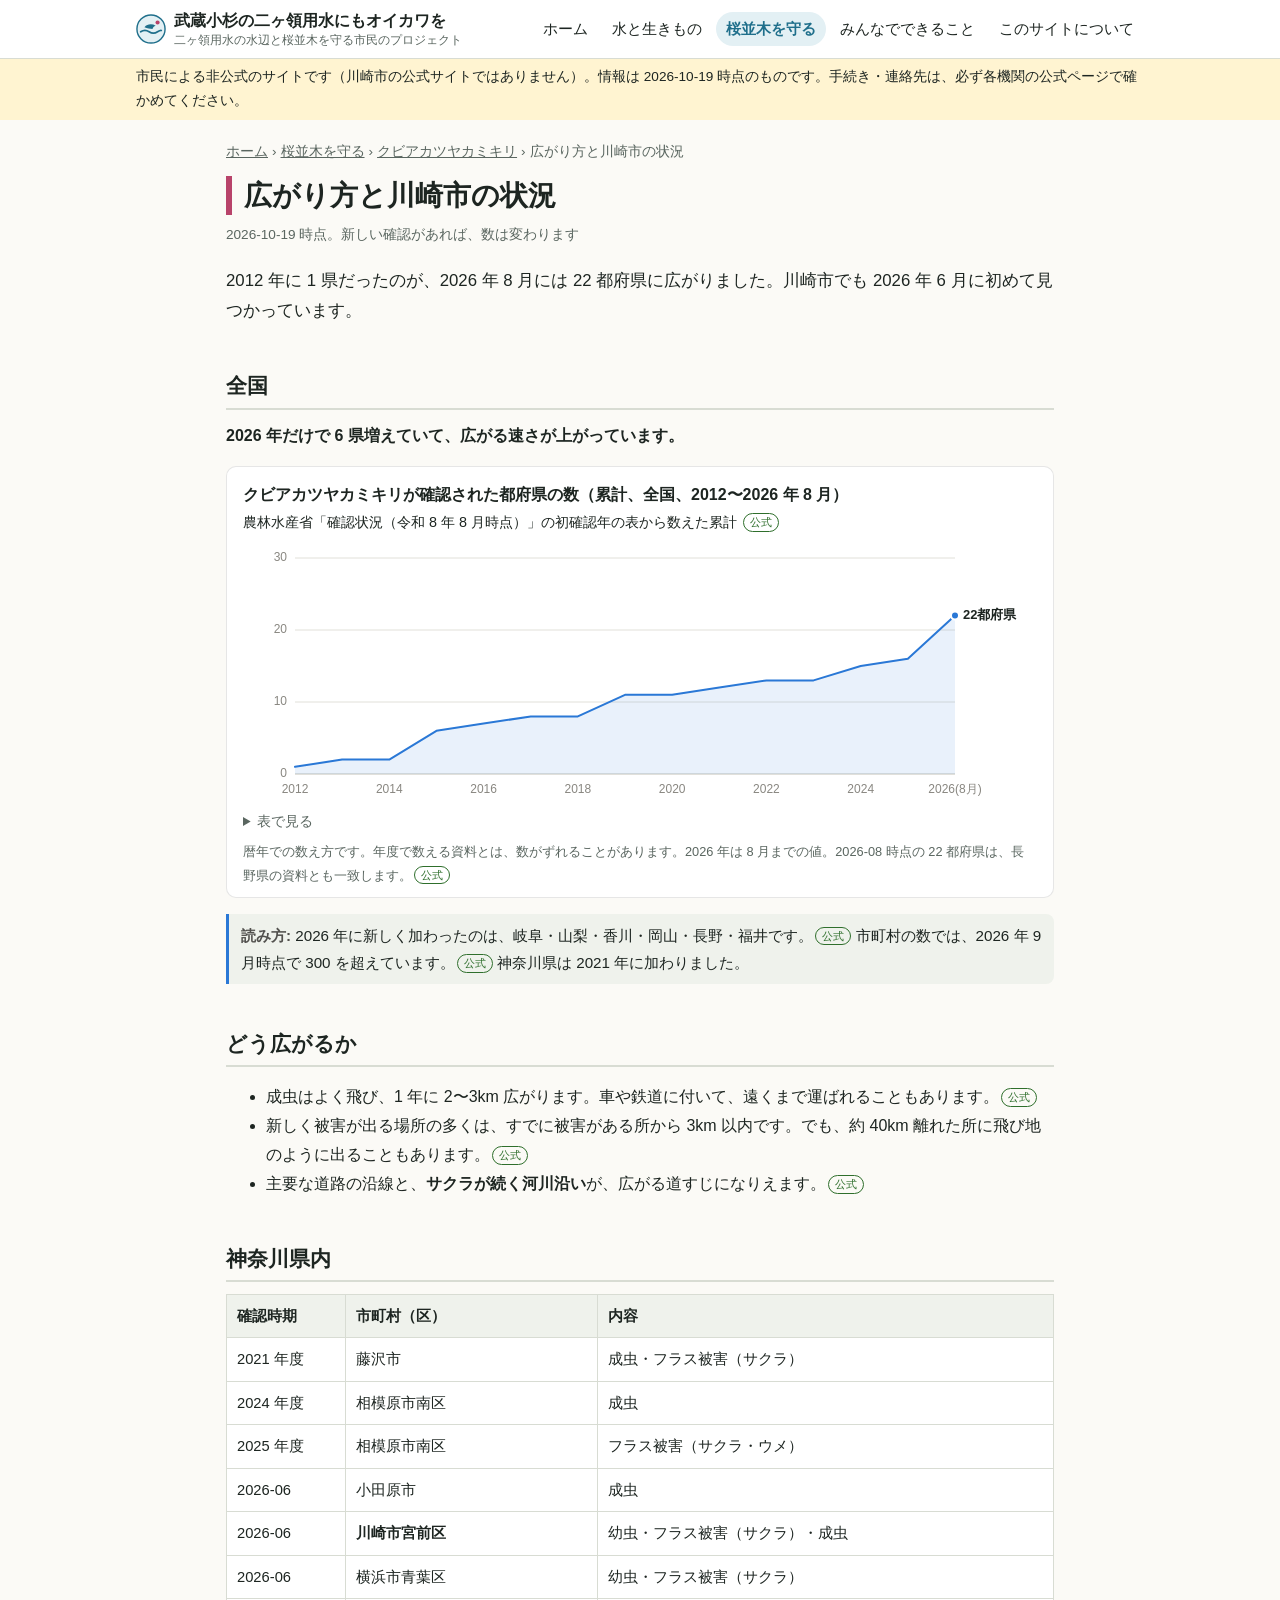
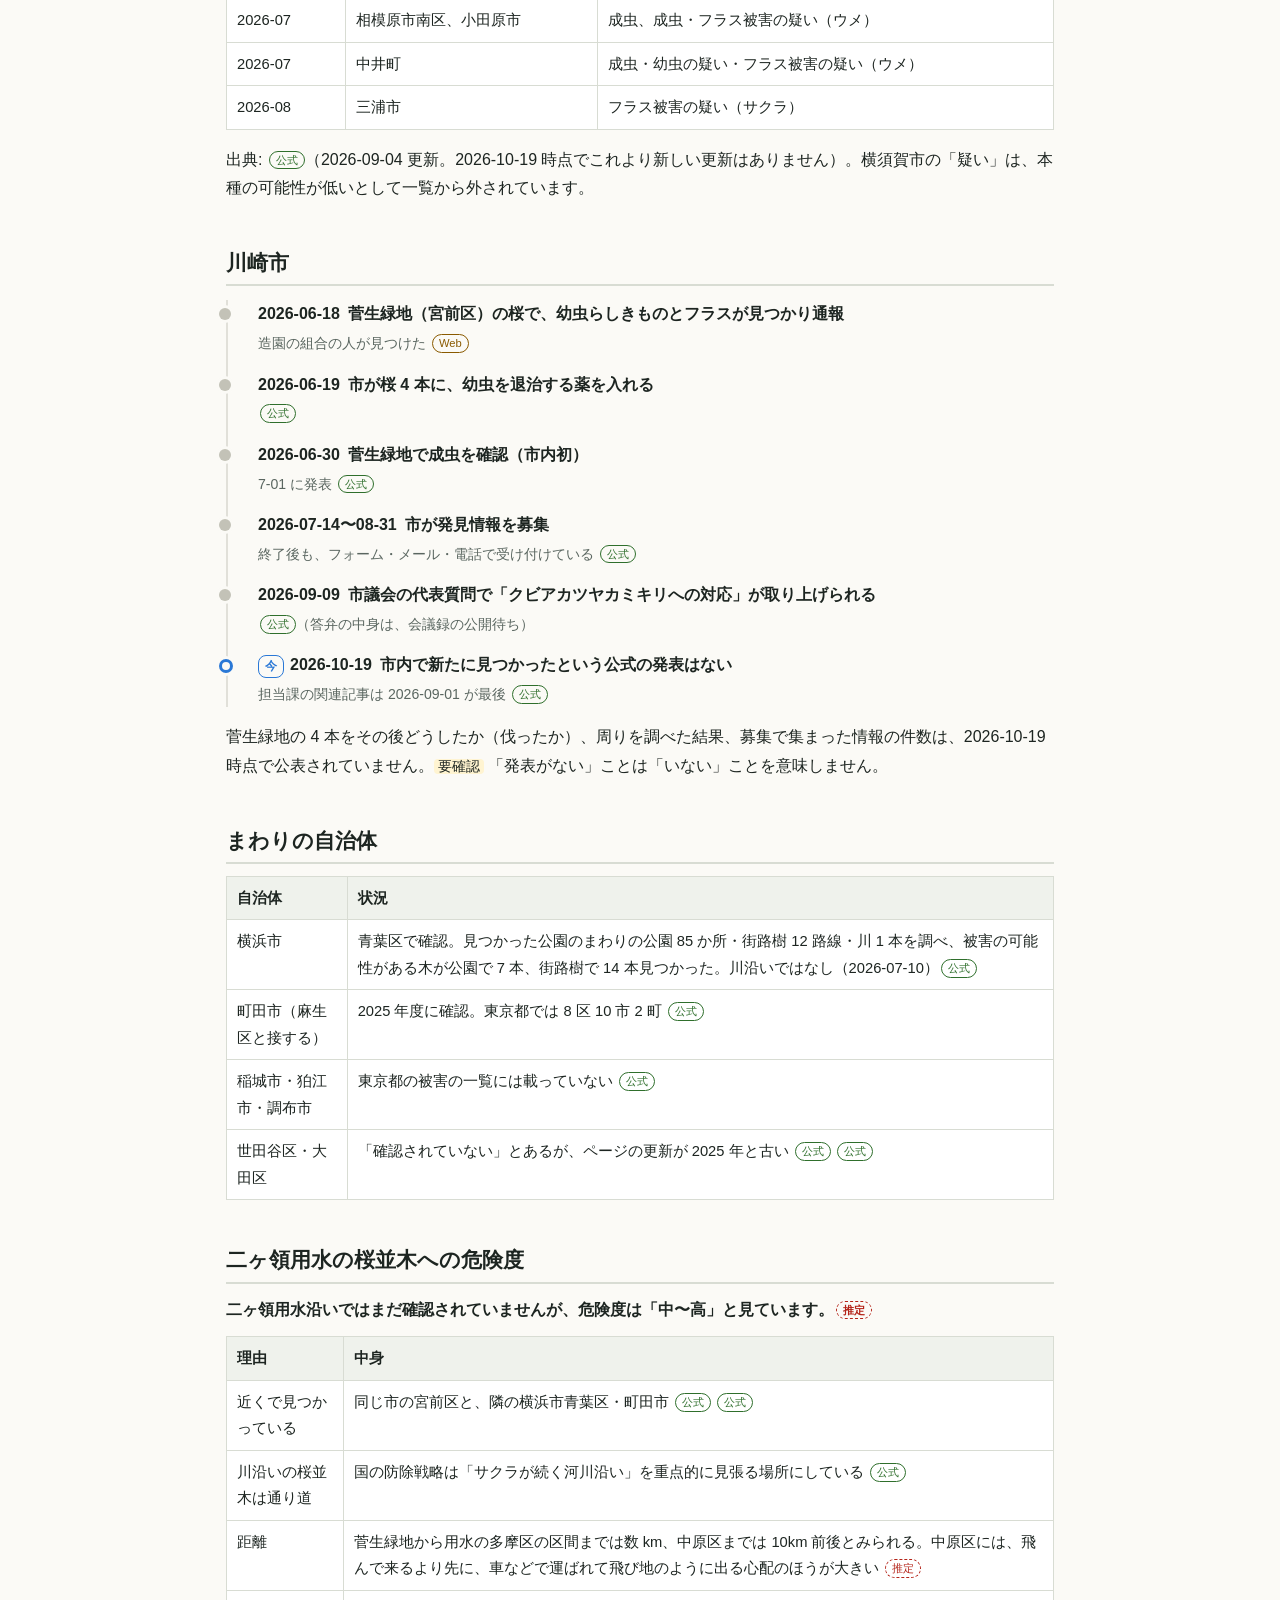
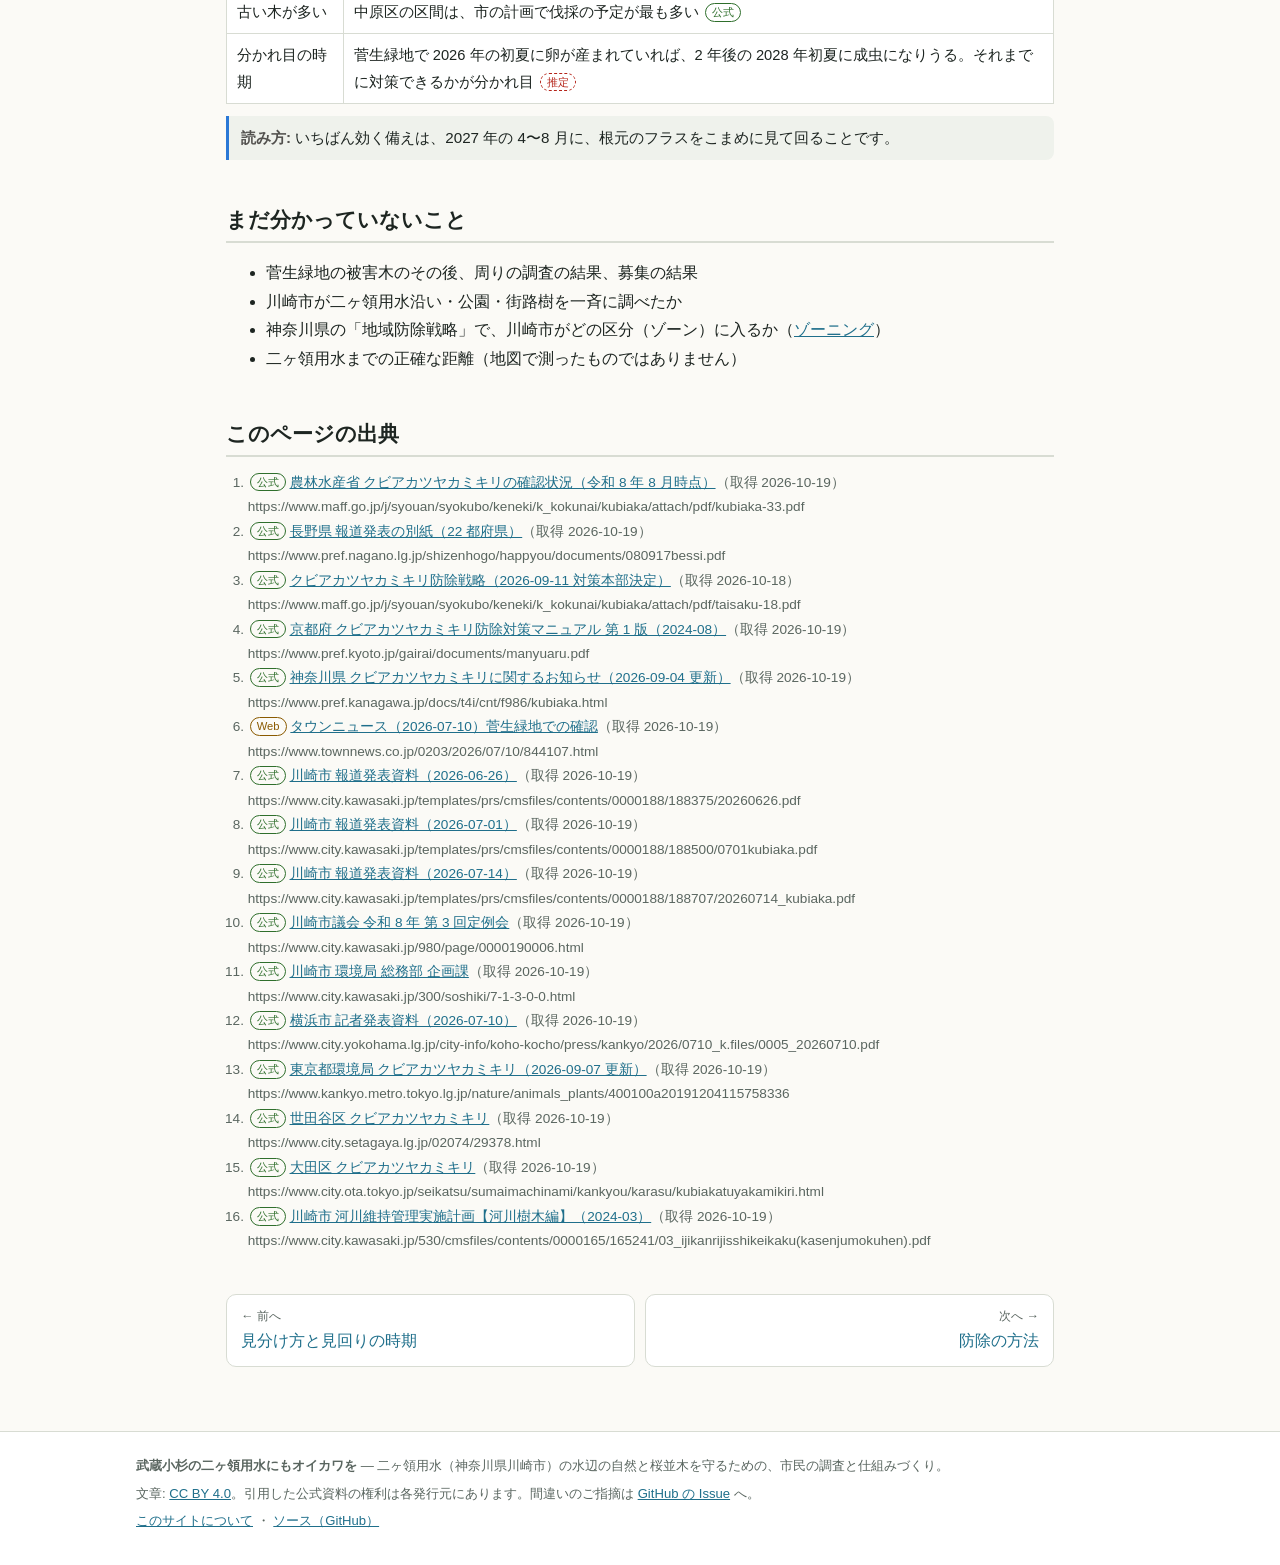
<file: docs/sakura/kubiaka/status.html>
<!DOCTYPE html>
<html lang="ja">
<head>
<meta charset="utf-8">
<meta name="viewport" content="width=device-width, initial-scale=1">
<meta http-equiv="Content-Security-Policy" content="default-src 'none'; style-src 'self'; script-src 'self'; img-src 'self' data:; base-uri 'none'; form-action 'none'">
<meta name="referrer" content="no-referrer">
<title>広がり方と川崎市の状況｜武蔵小杉の二ヶ領用水にもオイカワを</title>
<meta name="description" content="クビアカツヤカミキリの全国・神奈川県・川崎市での広がり方と、二ヶ領用水の桜並木への危険度。">
<link rel="stylesheet" href="../../assets/site.css">
<link rel="icon" href="../../assets/icon.svg" type="image/svg+xml">
<script src="../../assets/chart.js" defer></script>
</head>
<body class="theme-sakura">
<a href="#main" class="skip">本文へ</a>
<header class="site-header"><div class="inner">
<a class="brand" href="../../index.html"><svg viewBox="0 0 32 32" aria-hidden="true"><circle cx="16" cy="16" r="15" class="lg-bg" stroke-width="1.5"/><path d="M5 19c3-2 6-2 9 0s6 2 9 0 4-1.5 4-1.5" fill="none" class="lg-wave" stroke-width="1.8" stroke-linecap="round"/><path d="M9 14c3-3.5 8-4 12-1.5-2 .6-3 2-3.4 3.4-2.6-.3-5.6-.8-8.6-1.9z" class="lg-fish"/><circle cx="23" cy="9" r="2.2" class="lg-sakura"/></svg><span>武蔵小杉の二ヶ領用水にもオイカワを<small>二ヶ領用水の水辺と桜並木を守る市民のプロジェクト</small></span></a>
<nav class="site-nav" aria-label="サイト内のメニュー"><ul><li><a href="../../index.html">ホーム</a></li><li><a href="../../water/index.html">水と生きもの</a></li><li><a href="../../sakura/index.html" class="active">桜並木を守る</a></li><li><a href="../../action/index.html">みんなでできること</a></li><li><a href="../../about.html">このサイトについて</a></li></ul></nav>
</div></header>
<div class="notice-bar"><div class="inner">市民による非公式のサイトです（川崎市の公式サイトではありません）。情報は 2026-10-19 時点のものです。手続き・連絡先は、必ず各機関の公式ページで確かめてください。</div></div>

<main id="main">
<nav class="breadcrumb" aria-label="パンくずリスト"><ol><li><a href="../../index.html">ホーム</a></li><li><a href="../../sakura/index.html">桜並木を守る</a></li><li><a href="../../sakura/kubiaka/index.html">クビアカツヤカミキリ</a></li><li aria-current="page">広がり方と川崎市の状況</li></ol></nav><h1>広がり方と川崎市の状況</h1>
<p class="page-meta">2026-10-19 時点。新しい確認があれば、数は変わります</p>
<p class="intro">2012 年に 1 県だったのが、2026 年 8 月には 22 都府県に広がりました。川崎市でも 2026 年 6 月に初めて見つかっています。</p>
<h2>全国</h2>
<p class="lead">2026 年だけで 6 県増えていて、広がる速さが上がっています。</p>
<figure class="viz">
<figcaption><b>クビアカツヤカミキリが確認された都府県の数（累計、全国、2012〜2026 年 8 月）</b>農林水産省「確認状況（令和 8 年 8 月時点）」の初確認年の表から数えた累計 <a class="src official" href="https://www.maff.go.jp/j/syouan/syokubo/keneki/k_kokunai/kubiaka/attach/pdf/kubiaka-33.pdf" target="_blank" rel="noopener noreferrer" title="農林水産省 クビアカツヤカミキリの確認状況（令和 8 年 8 月時点）（取得 2026-10-19）">公式</a></figcaption>
<div class="viz-chart"><script type="application/json">
{"type": "line", "unit": "都府県", "digits": 0, "zero": true, "categoryLabel": "年",
 "categories": ["2012", "2013", "2014", "2015", "2016", "2017", "2018", "2019", "2020", "2021", "2022", "2023", "2024", "2025", "2026(8月)"],
 "series": [{"name": "累計", "values": [1, 2, 2, 6, 7, 8, 8, 11, 11, 12, 13, 13, 15, 16, 22]}]}
</script></div>
<p class="viz-note">暦年での数え方です。年度で数える資料とは、数がずれることがあります。2026 年は 8 月までの値。2026-08 時点の 22 都府県は、長野県の資料とも一致します。<a class="src official" href="https://www.pref.nagano.lg.jp/shizenhogo/happyou/documents/080917bessi.pdf" target="_blank" rel="noopener noreferrer" title="長野県 報道発表の別紙（22 都府県）（取得 2026-10-19）">公式</a></p>
</figure>
<p class="takeaway">2026 年に新しく加わったのは、岐阜・山梨・香川・岡山・長野・福井です。<a class="src official" href="https://www.maff.go.jp/j/syouan/syokubo/keneki/k_kokunai/kubiaka/attach/pdf/kubiaka-33.pdf" target="_blank" rel="noopener noreferrer" title="農林水産省 クビアカツヤカミキリの確認状況（令和 8 年 8 月時点）（取得 2026-10-19）">公式</a> 市町村の数では、2026 年 9 月時点で 300 を超えています。<a class="src official" href="https://www.maff.go.jp/j/syouan/syokubo/keneki/k_kokunai/kubiaka/attach/pdf/taisaku-18.pdf" target="_blank" rel="noopener noreferrer" title="クビアカツヤカミキリ防除戦略（2026-09-11 対策本部決定）（取得 2026-10-18）">公式</a> 神奈川県は 2021 年に加わりました。</p>
<h2>どう広がるか</h2>
<ul>
<li>成虫はよく飛び、1 年に 2〜3km 広がります。車や鉄道に付いて、遠くまで運ばれることもあります。<a class="src official" href="https://www.pref.kyoto.jp/gairai/documents/manyuaru.pdf" target="_blank" rel="noopener noreferrer" title="京都府 クビアカツヤカミキリ防除対策マニュアル 第 1 版（2024-08）（取得 2026-10-19）">公式</a></li>
<li>新しく被害が出る場所の多くは、すでに被害がある所から 3km 以内です。でも、約 40km 離れた所に飛び地のように出ることもあります。<a class="src official" href="https://www.maff.go.jp/j/syouan/syokubo/keneki/k_kokunai/kubiaka/attach/pdf/taisaku-18.pdf" target="_blank" rel="noopener noreferrer" title="クビアカツヤカミキリ防除戦略（2026-09-11 対策本部決定）（取得 2026-10-18）">公式</a></li>
<li>主要な道路の沿線と、<strong>サクラが続く河川沿い</strong>が、広がる道すじになりえます。<a class="src official" href="https://www.maff.go.jp/j/syouan/syokubo/keneki/k_kokunai/kubiaka/attach/pdf/taisaku-18.pdf" target="_blank" rel="noopener noreferrer" title="クビアカツヤカミキリ防除戦略（2026-09-11 対策本部決定）（取得 2026-10-18）">公式</a></li>
</ul>
<h2>神奈川県内</h2>
<div class="table-wrap"><table>
<thead><tr><th>確認時期</th><th>市町村（区）</th><th>内容</th></tr></thead>
<tbody>
<tr><td>2021 年度</td><td>藤沢市</td><td>成虫・フラス被害（サクラ）</td></tr>
<tr><td>2024 年度</td><td>相模原市南区</td><td>成虫</td></tr>
<tr><td>2025 年度</td><td>相模原市南区</td><td>フラス被害（サクラ・ウメ）</td></tr>
<tr><td>2026-06</td><td>小田原市</td><td>成虫</td></tr>
<tr><td>2026-06</td><td><strong>川崎市宮前区</strong></td><td>幼虫・フラス被害（サクラ）・成虫</td></tr>
<tr><td>2026-06</td><td>横浜市青葉区</td><td>幼虫・フラス被害（サクラ）</td></tr>
<tr><td>2026-07</td><td>相模原市南区、小田原市</td><td>成虫、成虫・フラス被害の疑い（ウメ）</td></tr>
<tr><td>2026-07</td><td>中井町</td><td>成虫・幼虫の疑い・フラス被害の疑い（ウメ）</td></tr>
<tr><td>2026-08</td><td>三浦市</td><td>フラス被害の疑い（サクラ）</td></tr>
</tbody></table></div>
<p>出典: <a class="src official" href="https://www.pref.kanagawa.jp/docs/t4i/cnt/f986/kubiaka.html" target="_blank" rel="noopener noreferrer" title="神奈川県 クビアカツヤカミキリに関するお知らせ（2026-09-04 更新）（取得 2026-10-19）">公式</a>（2026-09-04 更新。2026-10-19 時点でこれより新しい更新はありません）。横須賀市の「疑い」は、本種の可能性が低いとして一覧から外されています。</p>
<h2>川崎市</h2>
<ol class="timeline" aria-label="川崎市での経過">
<li class="done"><time>2026-06-18</time><b>菅生緑地（宮前区）の桜で、幼虫らしきものとフラスが見つかり通報</b><p>造園の組合の人が見つけた <a class="src web" href="https://www.townnews.co.jp/0203/2026/07/10/844107.html" target="_blank" rel="noopener noreferrer" title="タウンニュース（2026-07-10）菅生緑地での確認（取得 2026-10-19）">Web</a></p></li>
<li class="done"><time>2026-06-19</time><b>市が桜 4 本に、幼虫を退治する薬を入れる</b><p><a class="src official" href="https://www.city.kawasaki.jp/templates/prs/cmsfiles/contents/0000188/188375/20260626.pdf" target="_blank" rel="noopener noreferrer" title="川崎市 報道発表資料（2026-06-26）（取得 2026-10-19）">公式</a></p></li>
<li class="done"><time>2026-06-30</time><b>菅生緑地で成虫を確認（市内初）</b><p>7-01 に発表 <a class="src official" href="https://www.city.kawasaki.jp/templates/prs/cmsfiles/contents/0000188/188500/0701kubiaka.pdf" target="_blank" rel="noopener noreferrer" title="川崎市 報道発表資料（2026-07-01）（取得 2026-10-19）">公式</a></p></li>
<li class="done"><time>2026-07-14〜08-31</time><b>市が発見情報を募集</b><p>終了後も、フォーム・メール・電話で受け付けている <a class="src official" href="https://www.city.kawasaki.jp/templates/prs/cmsfiles/contents/0000188/188707/20260714_kubiaka.pdf" target="_blank" rel="noopener noreferrer" title="川崎市 報道発表資料（2026-07-14）（取得 2026-10-19）">公式</a></p></li>
<li class="done"><time>2026-09-09</time><b>市議会の代表質問で「クビアカツヤカミキリへの対応」が取り上げられる</b><p><a class="src official" href="https://www.city.kawasaki.jp/980/page/0000190006.html" target="_blank" rel="noopener noreferrer" title="川崎市議会 令和 8 年 第 3 回定例会（取得 2026-10-19）">公式</a>（答弁の中身は、会議録の公開待ち）</p></li>
<li class="now"><span class="badge">今</span><time>2026-10-19</time><b>市内で新たに見つかったという公式の発表はない</b><p>担当課の関連記事は 2026-09-01 が最後 <a class="src official" href="https://www.city.kawasaki.jp/300/soshiki/7-1-3-0-0.html" target="_blank" rel="noopener noreferrer" title="川崎市 環境局 総務部 企画課（取得 2026-10-19）">公式</a></p></li>
</ol>
<p>菅生緑地の 4 本をその後どうしたか（伐ったか）、周りを調べた結果、募集で集まった情報の件数は、2026-10-19 時点で公表されていません。<span class="tbc">要確認</span> 「発表がない」ことは「いない」ことを意味しません。</p>
<h2>まわりの自治体</h2>
<div class="table-wrap"><table>
<thead><tr><th>自治体</th><th>状況</th></tr></thead>
<tbody>
<tr><td>横浜市</td><td>青葉区で確認。見つかった公園のまわりの公園 85 か所・街路樹 12 路線・川 1 本を調べ、被害の可能性がある木が公園で 7 本、街路樹で 14 本見つかった。川沿いではなし（2026-07-10）<a class="src official" href="https://www.city.yokohama.lg.jp/city-info/koho-kocho/press/kankyo/2026/0710_k.files/0005_20260710.pdf" target="_blank" rel="noopener noreferrer" title="横浜市 記者発表資料（2026-07-10）（取得 2026-10-19）">公式</a></td></tr>
<tr><td>町田市（麻生区と接する）</td><td>2025 年度に確認。東京都では 8 区 10 市 2 町 <a class="src official" href="https://www.kankyo.metro.tokyo.lg.jp/nature/animals_plants/400100a20191204115758336" target="_blank" rel="noopener noreferrer" title="東京都環境局 クビアカツヤカミキリ（2026-09-07 更新）（取得 2026-10-19）">公式</a></td></tr>
<tr><td>稲城市・狛江市・調布市</td><td>東京都の被害の一覧には載っていない <a class="src official" href="https://www.kankyo.metro.tokyo.lg.jp/nature/animals_plants/400100a20191204115758336" target="_blank" rel="noopener noreferrer" title="東京都環境局 クビアカツヤカミキリ（2026-09-07 更新）（取得 2026-10-19）">公式</a></td></tr>
<tr><td>世田谷区・大田区</td><td>「確認されていない」とあるが、ページの更新が 2025 年と古い <a class="src official" href="https://www.city.setagaya.lg.jp/02074/29378.html" target="_blank" rel="noopener noreferrer" title="世田谷区 クビアカツヤカミキリ（取得 2026-10-19）">公式</a> <a class="src official" href="https://www.city.ota.tokyo.jp/seikatsu/sumaimachinami/kankyou/karasu/kubiakatuyakamikiri.html" target="_blank" rel="noopener noreferrer" title="大田区 クビアカツヤカミキリ（取得 2026-10-19）">公式</a></td></tr>
</tbody></table></div>
<h2>二ヶ領用水の桜並木への危険度</h2>
<p class="lead">二ヶ領用水沿いではまだ確認されていませんが、危険度は「中〜高」と見ています。<span class="src est" title="公開資料からの推定。確かめられていません">推定</span></p>
<div class="table-wrap"><table>
<thead><tr><th>理由</th><th>中身</th></tr></thead>
<tbody>
<tr><td>近くで見つかっている</td><td>同じ市の宮前区と、隣の横浜市青葉区・町田市 <a class="src official" href="https://www.pref.kanagawa.jp/docs/t4i/cnt/f986/kubiaka.html" target="_blank" rel="noopener noreferrer" title="神奈川県 クビアカツヤカミキリに関するお知らせ（2026-09-04 更新）（取得 2026-10-19）">公式</a> <a class="src official" href="https://www.kankyo.metro.tokyo.lg.jp/nature/animals_plants/400100a20191204115758336" target="_blank" rel="noopener noreferrer" title="東京都環境局 クビアカツヤカミキリ（2026-09-07 更新）（取得 2026-10-19）">公式</a></td></tr>
<tr><td>川沿いの桜並木は通り道</td><td>国の防除戦略は「サクラが続く河川沿い」を重点的に見張る場所にしている <a class="src official" href="https://www.maff.go.jp/j/syouan/syokubo/keneki/k_kokunai/kubiaka/attach/pdf/taisaku-18.pdf" target="_blank" rel="noopener noreferrer" title="クビアカツヤカミキリ防除戦略（2026-09-11 対策本部決定）（取得 2026-10-18）">公式</a></td></tr>
<tr><td>距離</td><td>菅生緑地から用水の多摩区の区間までは数 km、中原区までは 10km 前後とみられる。中原区には、飛んで来るより先に、車などで運ばれて飛び地のように出る心配のほうが大きい <span class="src est" title="公開資料からの推定。確かめられていません">推定</span></td></tr>
<tr><td>古い木が多い</td><td>中原区の区間は、市の計画で伐採の予定が最も多い <a class="src official" href="https://www.city.kawasaki.jp/530/cmsfiles/contents/0000165/165241/03_ijikanrijisshikeikaku(kasenjumokuhen).pdf" target="_blank" rel="noopener noreferrer" title="川崎市 河川維持管理実施計画【河川樹木編】（2024-03）（取得 2026-10-19）">公式</a></td></tr>
<tr><td>分かれ目の時期</td><td>菅生緑地で 2026 年の初夏に卵が産まれていれば、2 年後の 2028 年初夏に成虫になりうる。それまでに対策できるかが分かれ目 <span class="src est" title="公開資料からの推定。確かめられていません">推定</span></td></tr>
</tbody></table></div>
<p class="takeaway">いちばん効く備えは、2027 年の 4〜8 月に、根元のフラスをこまめに見て回ることです。</p>
<h2>まだ分かっていないこと</h2>
<ul>
<li>菅生緑地の被害木のその後、周りの調査の結果、募集の結果</li>
<li>川崎市が二ヶ領用水沿い・公園・街路樹を一斉に調べたか</li>
<li>神奈川県の「地域防除戦略」で、川崎市がどの区分（ゾーン）に入るか（<a href="../../sakura/kubiaka/rules.html#zoning">ゾーニング</a>）</li>
<li>二ヶ領用水までの正確な距離（地図で測ったものではありません）</li>
</ul>
<h2 id="sources">このページの出典</h2><ol class="sources"><li><span class="src official">公式</span> <a href="https://www.maff.go.jp/j/syouan/syokubo/keneki/k_kokunai/kubiaka/attach/pdf/kubiaka-33.pdf" target="_blank" rel="noopener noreferrer">農林水産省 クビアカツヤカミキリの確認状況（令和 8 年 8 月時点）</a>（取得 2026-10-19）<br>https://www.maff.go.jp/j/syouan/syokubo/keneki/k_kokunai/kubiaka/attach/pdf/kubiaka-33.pdf</li><li><span class="src official">公式</span> <a href="https://www.pref.nagano.lg.jp/shizenhogo/happyou/documents/080917bessi.pdf" target="_blank" rel="noopener noreferrer">長野県 報道発表の別紙（22 都府県）</a>（取得 2026-10-19）<br>https://www.pref.nagano.lg.jp/shizenhogo/happyou/documents/080917bessi.pdf</li><li><span class="src official">公式</span> <a href="https://www.maff.go.jp/j/syouan/syokubo/keneki/k_kokunai/kubiaka/attach/pdf/taisaku-18.pdf" target="_blank" rel="noopener noreferrer">クビアカツヤカミキリ防除戦略（2026-09-11 対策本部決定）</a>（取得 2026-10-18）<br>https://www.maff.go.jp/j/syouan/syokubo/keneki/k_kokunai/kubiaka/attach/pdf/taisaku-18.pdf</li><li><span class="src official">公式</span> <a href="https://www.pref.kyoto.jp/gairai/documents/manyuaru.pdf" target="_blank" rel="noopener noreferrer">京都府 クビアカツヤカミキリ防除対策マニュアル 第 1 版（2024-08）</a>（取得 2026-10-19）<br>https://www.pref.kyoto.jp/gairai/documents/manyuaru.pdf</li><li><span class="src official">公式</span> <a href="https://www.pref.kanagawa.jp/docs/t4i/cnt/f986/kubiaka.html" target="_blank" rel="noopener noreferrer">神奈川県 クビアカツヤカミキリに関するお知らせ（2026-09-04 更新）</a>（取得 2026-10-19）<br>https://www.pref.kanagawa.jp/docs/t4i/cnt/f986/kubiaka.html</li><li><span class="src web">Web</span> <a href="https://www.townnews.co.jp/0203/2026/07/10/844107.html" target="_blank" rel="noopener noreferrer">タウンニュース（2026-07-10）菅生緑地での確認</a>（取得 2026-10-19）<br>https://www.townnews.co.jp/0203/2026/07/10/844107.html</li><li><span class="src official">公式</span> <a href="https://www.city.kawasaki.jp/templates/prs/cmsfiles/contents/0000188/188375/20260626.pdf" target="_blank" rel="noopener noreferrer">川崎市 報道発表資料（2026-06-26）</a>（取得 2026-10-19）<br>https://www.city.kawasaki.jp/templates/prs/cmsfiles/contents/0000188/188375/20260626.pdf</li><li><span class="src official">公式</span> <a href="https://www.city.kawasaki.jp/templates/prs/cmsfiles/contents/0000188/188500/0701kubiaka.pdf" target="_blank" rel="noopener noreferrer">川崎市 報道発表資料（2026-07-01）</a>（取得 2026-10-19）<br>https://www.city.kawasaki.jp/templates/prs/cmsfiles/contents/0000188/188500/0701kubiaka.pdf</li><li><span class="src official">公式</span> <a href="https://www.city.kawasaki.jp/templates/prs/cmsfiles/contents/0000188/188707/20260714_kubiaka.pdf" target="_blank" rel="noopener noreferrer">川崎市 報道発表資料（2026-07-14）</a>（取得 2026-10-19）<br>https://www.city.kawasaki.jp/templates/prs/cmsfiles/contents/0000188/188707/20260714_kubiaka.pdf</li><li><span class="src official">公式</span> <a href="https://www.city.kawasaki.jp/980/page/0000190006.html" target="_blank" rel="noopener noreferrer">川崎市議会 令和 8 年 第 3 回定例会</a>（取得 2026-10-19）<br>https://www.city.kawasaki.jp/980/page/0000190006.html</li><li><span class="src official">公式</span> <a href="https://www.city.kawasaki.jp/300/soshiki/7-1-3-0-0.html" target="_blank" rel="noopener noreferrer">川崎市 環境局 総務部 企画課</a>（取得 2026-10-19）<br>https://www.city.kawasaki.jp/300/soshiki/7-1-3-0-0.html</li><li><span class="src official">公式</span> <a href="https://www.city.yokohama.lg.jp/city-info/koho-kocho/press/kankyo/2026/0710_k.files/0005_20260710.pdf" target="_blank" rel="noopener noreferrer">横浜市 記者発表資料（2026-07-10）</a>（取得 2026-10-19）<br>https://www.city.yokohama.lg.jp/city-info/koho-kocho/press/kankyo/2026/0710_k.files/0005_20260710.pdf</li><li><span class="src official">公式</span> <a href="https://www.kankyo.metro.tokyo.lg.jp/nature/animals_plants/400100a20191204115758336" target="_blank" rel="noopener noreferrer">東京都環境局 クビアカツヤカミキリ（2026-09-07 更新）</a>（取得 2026-10-19）<br>https://www.kankyo.metro.tokyo.lg.jp/nature/animals_plants/400100a20191204115758336</li><li><span class="src official">公式</span> <a href="https://www.city.setagaya.lg.jp/02074/29378.html" target="_blank" rel="noopener noreferrer">世田谷区 クビアカツヤカミキリ</a>（取得 2026-10-19）<br>https://www.city.setagaya.lg.jp/02074/29378.html</li><li><span class="src official">公式</span> <a href="https://www.city.ota.tokyo.jp/seikatsu/sumaimachinami/kankyou/karasu/kubiakatuyakamikiri.html" target="_blank" rel="noopener noreferrer">大田区 クビアカツヤカミキリ</a>（取得 2026-10-19）<br>https://www.city.ota.tokyo.jp/seikatsu/sumaimachinami/kankyou/karasu/kubiakatuyakamikiri.html</li><li><span class="src official">公式</span> <a href="https://www.city.kawasaki.jp/530/cmsfiles/contents/0000165/165241/03_ijikanrijisshikeikaku(kasenjumokuhen).pdf" target="_blank" rel="noopener noreferrer">川崎市 河川維持管理実施計画【河川樹木編】（2024-03）</a>（取得 2026-10-19）<br>https://www.city.kawasaki.jp/530/cmsfiles/contents/0000165/165241/03_ijikanrijisshikeikaku(kasenjumokuhen).pdf</li></ol><nav class="pager" aria-label="前後のページ"><a class="prev" href="../../sakura/kubiaka/identify.html"><small>← 前へ</small>見分け方と見回りの時期</a><a class="next" href="../../sakura/kubiaka/control.html"><small>次へ →</small>防除の方法</a></nav>
</main>
<footer class="site-footer"><div class="inner">
<p><b>武蔵小杉の二ヶ領用水にもオイカワを</b> — 二ヶ領用水（神奈川県川崎市）の水辺の自然と桜並木を守るための、市民の調査と仕組みづくり。</p>
<p>文章: <a href="https://github.com/otajisan/nikaryo-oikawa/blob/main/LICENSE-docs" target="_blank" rel="noopener noreferrer">CC BY 4.0</a>。引用した公式資料の権利は各発行元にあります。間違いのご指摘は <a href="https://github.com/otajisan/nikaryo-oikawa/issues" target="_blank" rel="noopener noreferrer">GitHub の Issue</a> へ。</p>
<p><a href="../../about.html">このサイトについて</a> ・ <a href="https://github.com/otajisan/nikaryo-oikawa" target="_blank" rel="noopener noreferrer">ソース（GitHub）</a></p>
</div></footer>
<div class="viz-tip" role="status" aria-live="polite"></div>
</body>
</html>
</file>
<file: docs/assets/site.css>
/* 武蔵小杉の二ヶ領用水にもオイカワを — 公開サイトの共通スタイル（外部のフォント・画像は読み込まない） */
:root {
  --bg: #fbfaf6; --surface: #ffffff; --fg: #1d2521; --muted: #5a6660; --line: #d8dcd3; --soft: #eff2ec;
  --water: #1f6f8b; --water-soft: #e3f0f4; --sakura: #b8436a; --sakura-soft: #fbe9ef; --leaf: #3d7a3a; --leaf-soft: #e7f1e3;
  --accent: var(--water); --warn: #8a5a00; --warn-bg: #fff4d1; --danger: #b42318; --danger-bg: #fdecea;
  --c-official: #2f6f2c; --c-web: #8a5a00; --c-est: #b42318;
  --viz-surface: #ffffff; --viz-1: #2a78d6; --viz-2: #eb6834; --viz-3: #1baf7a;
  --viz-deemph: #c3c2b7; --viz-grid: #e1e0d9; --viz-axis: #c3c2b7; --viz-ink2: #52514e; --viz-muted: #898781;
  --viz-crit: #d03b3b; --viz-ring: rgba(11,11,11,.10);
}
@media (prefers-color-scheme: dark) {
  :root {
    --bg: #121614; --surface: #1a1f1c; --fg: #e5ebe6; --muted: #9aa69f; --line: #34403a; --soft: #1f2622;
    --water: #6cb8d4; --water-soft: #183039; --sakura: #e889a8; --sakura-soft: #3a1f29; --leaf: #8cc785; --leaf-soft: #1f2e1d;
    --warn: #e0b04c; --warn-bg: #2e2510; --danger: #f2877d; --danger-bg: #3a1a17;
    --c-official: #8cc785; --c-web: #e0b04c; --c-est: #f2877d;
    --viz-surface: #1a1a19; --viz-1: #3987e5; --viz-2: #d95926; --viz-3: #199e70;
    --viz-deemph: #52514e; --viz-grid: #2c2c2a; --viz-axis: #383835; --viz-ink2: #c3c2b7; --viz-muted: #898781;
    --viz-ring: rgba(255,255,255,.10);
  }
}
* { box-sizing: border-box; }
html { -webkit-text-size-adjust: 100%; }
body {
  margin: 0; background: var(--bg); color: var(--fg);
  font-family: -apple-system, BlinkMacSystemFont, "Hiragino Sans", "Hiragino Kaku Gothic ProN", "Noto Sans JP", "Yu Gothic", sans-serif;
  font-size: 16px; line-height: 1.8; overflow-wrap: anywhere;
}
a { color: var(--accent); }
img { max-width: 100%; }

.skip { position: absolute; left: -9999px; }
.skip:focus { left: 8px; top: 8px; z-index: 20; background: var(--surface); padding: 4px 8px; }
.lg-bg { fill: var(--water-soft); stroke: var(--water); stroke-width: 1.5; }
.lg-wave { fill: none; stroke: var(--water); stroke-linecap: round; }
.lg-fish { fill: var(--water); }
.lg-sakura { fill: var(--sakura); }
/* ヘッダとナビ */
.site-header { background: var(--surface); border-bottom: 1px solid var(--line); }
.site-header .inner { max-width: 1040px; margin: 0 auto; padding: 10px 16px; display: flex; flex-wrap: wrap; align-items: center; gap: 6px 20px; }
.brand { font-weight: 700; text-decoration: none; color: var(--fg); display: flex; align-items: center; gap: 8px; line-height: 1.35; }
.brand small { display: block; font-weight: 500; color: var(--muted); font-size: .75rem; }
.brand svg { width: 30px; height: 30px; flex: none; }
.site-nav { margin-left: auto; }
.site-nav ul { list-style: none; margin: 0; padding: 0; display: flex; flex-wrap: wrap; gap: 2px 4px; }
.site-nav a { display: block; padding: 4px 10px; border-radius: 999px; text-decoration: none; color: var(--fg); font-size: .92rem; }
.site-nav a:hover { background: var(--soft); }
.site-nav a[aria-current="page"], .site-nav a.active { background: var(--water-soft); color: var(--water); font-weight: 650; }
@media (max-width: 720px) { .site-nav { margin-left: 0; width: 100%; } .site-nav ul { overflow-x: auto; flex-wrap: nowrap; } .site-nav a { white-space: nowrap; } }

.notice-bar { background: var(--warn-bg); color: var(--fg); font-size: .85rem; }
.notice-bar .inner { max-width: 1040px; margin: 0 auto; padding: 6px 16px; }

main { max-width: 860px; margin: 0 auto; padding: 20px 16px 64px; }
.breadcrumb { font-size: .85rem; color: var(--muted); margin: 0 0 12px; }
.breadcrumb ol { list-style: none; margin: 0; padding: 0; display: flex; flex-wrap: wrap; gap: 4px; }
.breadcrumb li + li::before { content: "›"; margin-right: 4px; color: var(--muted); }
.breadcrumb a { color: var(--muted); }

h1 { font-size: 1.75rem; line-height: 1.4; margin: 4px 0 8px; }
h2 { font-size: 1.3rem; line-height: 1.5; margin: 44px 0 12px; padding-bottom: 6px; border-bottom: 2px solid var(--line); }
h3 { font-size: 1.08rem; margin: 26px 0 8px; }
.page-meta { color: var(--muted); font-size: .85rem; margin: 0 0 18px; }
.intro { font-size: 1.05rem; }
@media (max-width: 600px) { h1 { font-size: 1.4rem; } h2 { font-size: 1.15rem; } }

/* セクション色 */
.theme-water h1 { border-left: 6px solid var(--water); padding-left: 12px; }
.theme-sakura h1 { border-left: 6px solid var(--sakura); padding-left: 12px; }
.theme-leaf h1 { border-left: 6px solid var(--leaf); padding-left: 12px; }

/* ヒーロー（トップ） */
.hero { background: linear-gradient(180deg, var(--water-soft), var(--bg)); border-bottom: 1px solid var(--line); }
.hero .inner { max-width: 860px; margin: 0 auto; padding: 36px 16px 28px; }
.hero h1 { font-size: 2rem; margin: 0 0 10px; }
.hero p { font-size: 1.05rem; margin: 0 0 8px; }
@media (max-width: 600px) { .hero h1 { font-size: 1.5rem; } }

/* カード */
.cards { display: grid; grid-template-columns: repeat(auto-fit, minmax(230px, 1fr)); gap: 12px; margin: 16px 0; }
.card { display: block; background: var(--surface); border: 1px solid var(--line); border-top: 5px solid var(--accent); border-radius: 12px; padding: 14px 16px; text-decoration: none; color: var(--fg); }
a.card:hover { border-color: var(--accent); box-shadow: 0 2px 10px rgba(0,0,0,.06); }
.card h3 { margin: 0 0 6px; font-size: 1.05rem; color: var(--accent); }
.card p { margin: 0; font-size: .92rem; color: var(--muted); }
.card .status { display: inline-block; margin-top: 8px; font-size: .75rem; padding: 0 8px; border-radius: 999px; background: var(--soft); color: var(--muted); }
.card.water { --accent: var(--water); }
.card.sakura { --accent: var(--sakura); }
.card.leaf { --accent: var(--leaf); }

/* 囲み */
.box { border-radius: 10px; padding: 12px 16px; margin: 16px 0; border: 1px solid var(--line); background: var(--surface); }
.box > :first-child { margin-top: 0; }
.box > :last-child { margin-bottom: 0; }
.box.key { border-left: 5px solid var(--water); background: var(--water-soft); }
.box.alert { border-left: 5px solid var(--danger); background: var(--danger-bg); }
.box.note { border-left: 5px solid var(--warn); background: var(--warn-bg); }
.box h2, .box h3 { margin-top: 0; border: 0; padding: 0; }
.box ul { padding-left: 1.2em; }

/* 手順 */
ol.steps { list-style: none; counter-reset: step; padding: 0; margin: 16px 0; display: grid; gap: 10px; }
ol.steps > li { counter-increment: step; position: relative; padding: 10px 14px 10px 54px; background: var(--surface); border: 1px solid var(--line); border-radius: 10px; }
ol.steps > li::before { content: counter(step); position: absolute; left: 12px; top: 10px; width: 30px; height: 30px; border-radius: 50%; background: var(--accent); color: var(--surface); font-weight: 700; display: grid; place-items: center; }
ol.steps b { display: block; }

/* 表 */
.table-wrap { overflow-x: auto; -webkit-overflow-scrolling: touch; margin: 12px 0; }
table { border-collapse: collapse; width: 100%; min-width: 520px; font-size: .92rem; background: var(--surface); }
th, td { border: 1px solid var(--line); padding: 8px 10px; vertical-align: top; text-align: left; }
th { background: var(--soft); }
td.ok { background: var(--leaf-soft); }
td.ng { background: var(--danger-bg); }

/* 出典バッジ */
.src { display: inline-block; font-size: .7rem; line-height: 1.5; padding: 0 6px; border-radius: 10px; border: 1px solid currentColor; vertical-align: 1px; white-space: nowrap; text-decoration: none; margin-left: 2px; }
.src.official { color: var(--c-official); }
.src.web { color: var(--c-web); }
.src.est { color: var(--c-est); border-style: dashed; }
a.src:hover, a.src:focus { text-decoration: underline; }
.tbc { background: var(--warn-bg); padding: 0 4px; border-radius: 4px; font-size: .85em; white-space: nowrap; }
ol.sources { font-size: .85rem; color: var(--muted); padding-left: 1.6em; word-break: break-all; }
ol.sources a { word-break: break-all; }

/* 数字のタイル */
.stats { display: grid; grid-template-columns: repeat(auto-fit, minmax(170px, 1fr)); gap: 10px; margin: 14px 0; }
.stat { background: var(--viz-surface); border: 1px solid var(--viz-ring); border-radius: 10px; padding: 10px 14px; }
.stat-label { color: var(--muted); font-size: .82rem; }
.stat-value { font-size: 1.8rem; font-weight: 650; line-height: 1.3; }
.stat-unit { font-size: .9rem; font-weight: 500; margin-left: 2px; color: var(--muted); }
.stat-sub { font-size: .78rem; color: var(--muted); }

/* 導入と読み方 */
p.lead { font-weight: 650; margin: 8px 0; }
p.takeaway { margin: 8px 0 16px; padding: 8px 12px; border-left: 3px solid var(--viz-1); background: var(--soft); border-radius: 0 8px 8px 0; font-size: .95rem; }
p.takeaway::before { content: "読み方: "; font-weight: 700; color: var(--viz-ink2); }

/* 時間の流れ */
ol.timeline { list-style: none; margin: 14px 0; padding: 0 0 0 22px; border-left: 2px solid var(--viz-grid); }
ol.timeline > li { position: relative; margin: 0 0 14px; padding-left: 8px; }
ol.timeline > li::before { content: ""; position: absolute; left: -31px; top: .5em; width: 12px; height: 12px; border-radius: 50%; background: var(--viz-1); box-shadow: 0 0 0 3px var(--bg); }
ol.timeline > li.done::before { background: var(--viz-deemph); }
ol.timeline > li.now::before { background: var(--bg); border: 3px solid var(--viz-1); width: 8px; height: 8px; }
ol.timeline > li.key::before { background: var(--viz-crit); }
ol.timeline time { font-weight: 650; font-variant-numeric: tabular-nums; margin-right: 8px; }
ol.timeline .badge { display: inline-block; font-size: .72rem; font-weight: 700; border-radius: 8px; padding: 0 6px; margin-right: 6px; border: 1px solid currentColor; }
ol.timeline li.key .badge { color: var(--viz-crit); }
ol.timeline li.now .badge { color: var(--viz-1); }
ol.timeline p { margin: 2px 0 0; font-size: .88rem; color: var(--muted); }

/* 入れ子 */
.layer { border: 1px solid var(--viz-ring); border-left: 4px solid var(--viz-1); border-radius: 8px; padding: 8px 10px 8px 12px; margin: 8px 0 0; background: var(--surface); }
.layer .layer { border-left-color: var(--viz-2); background: var(--bg); }
.layer .layer .layer { border-left-color: var(--viz-3); background: var(--surface); }
.layer .layer .layer .layer { border-left-color: var(--water); background: var(--water-soft); }
.layer > b { display: block; }
.layer > p { margin: 2px 0 0; font-size: .88rem; color: var(--muted); }

/* グラフ */
figure.viz { margin: 16px 0; padding: 14px 16px 10px; background: var(--viz-surface); border: 1px solid var(--viz-ring); border-radius: 10px; }
figure.viz figcaption { font-size: .9rem; margin-bottom: 8px; }
figure.viz figcaption b { display: block; font-size: 1rem; }
figure.viz .viz-note { color: var(--muted); font-size: .8rem; margin: 6px 0 0; }
.viz-chart svg { display: block; width: 100%; height: auto; overflow: visible; font-family: inherit; }
.viz-chart svg text { fill: var(--fg); font-size: 13px; }
.viz-chart svg text.muted { fill: var(--viz-muted); font-size: 12px; font-variant-numeric: tabular-nums; }
.viz-chart svg text.value { font-weight: 600; font-variant-numeric: tabular-nums; }
.viz-chart .hit { fill: transparent; cursor: default; outline: none; }
.viz-chart .hit:hover, .viz-chart .hit:focus-visible { fill: var(--fg); fill-opacity: .05; }
.viz-legend { display: flex; flex-wrap: wrap; gap: 4px 14px; margin: 0 0 6px; padding: 0; list-style: none; font-size: .85rem; color: var(--viz-ink2); }
.viz-legend i { display: inline-block; width: 12px; height: 12px; border-radius: 3px; margin-right: 6px; vertical-align: -1px; }
.viz-legend i.line { height: 3px; border-radius: 2px; vertical-align: 3px; width: 16px; }
details.viz-table { margin-top: 6px; font-size: .85rem; }
details.viz-table summary { cursor: pointer; color: var(--muted); }
details.viz-table table { min-width: 0; margin-top: 6px; }
details.viz-table td.num { text-align: right; font-variant-numeric: tabular-nums; }
.viz-tip { position: fixed; z-index: 10; pointer-events: none; display: none; background: var(--surface); color: var(--fg); border: 1px solid var(--line); border-radius: 8px; padding: 6px 10px; font-size: .82rem; line-height: 1.5; box-shadow: 0 4px 14px rgba(0,0,0,.12); max-width: 280px; }
.viz-tip .t { color: var(--muted); margin-bottom: 2px; }
.viz-tip .r { display: flex; align-items: center; gap: 6px; }
.viz-tip .r i { width: 12px; height: 3px; border-radius: 2px; flex: none; }

/* 次のページへ */
.pager { display: flex; justify-content: space-between; gap: 10px; margin: 40px 0 0; flex-wrap: wrap; }
.pager a { flex: 1 1 220px; display: block; padding: 10px 14px; border: 1px solid var(--line); border-radius: 10px; text-decoration: none; background: var(--surface); }
.pager a small { display: block; color: var(--muted); font-size: .78rem; }
.pager a.next { text-align: right; }

/* フッタ */
.site-footer { border-top: 1px solid var(--line); background: var(--surface); color: var(--muted); font-size: .82rem; }
.site-footer .inner { max-width: 1040px; margin: 0 auto; padding: 18px 16px 28px; }
.site-footer p { margin: 4px 0; }

@media print {
  .site-nav, .notice-bar, .pager { display: none; }
  a { color: inherit; }
  .table-wrap { overflow: visible; }
  table { min-width: 0; }
  figure.viz, .box, ol.steps > li, .layer { break-inside: avoid; }
}
</file>
